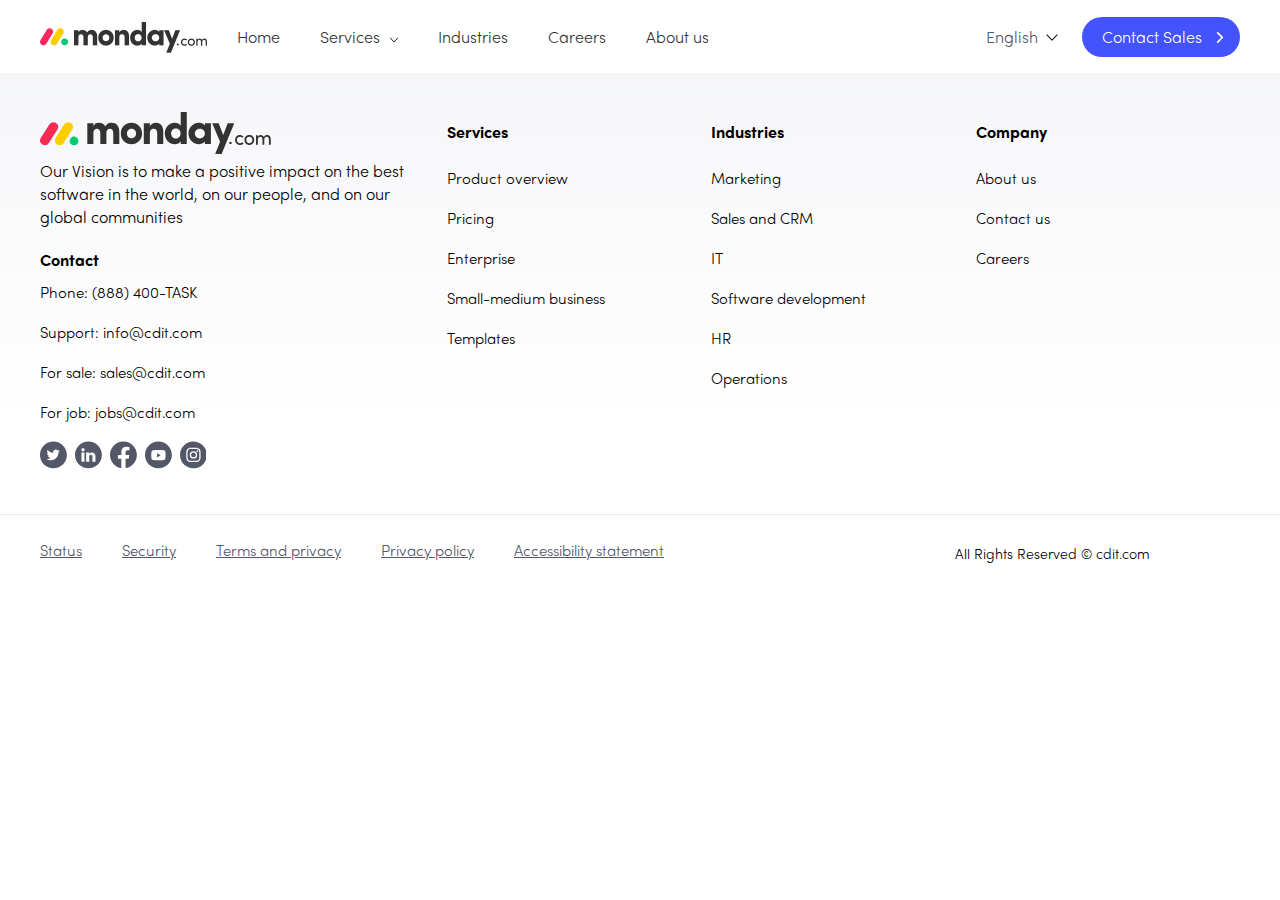
<file: _blank.html>
<!DOCTYPE html>
<html lang="en">

<head>
	<meta charset="UTF-8">
	<title>Website title</title>
	<meta name="viewport" content="width=device-width, user-scalable=no">
	<link rel="stylesheet" href="./css/stylelibs.min.css">
	<link rel="stylesheet" href="./css/style.min.css">
</head>

<body>
	<div class="main-container">
		<header id="header">
			<div class="container flex">
				<a href="#" class="logo">
					<img src="./img/monday-logo-x2.png" alt="">
				</a>
				<nav>
					<ul class="level1">
						<li>
							<a href="#">Home</a>
						</li>
						<li>
							<a href="#">
								Services
								<img class="icon" src="./img/arrow-down.svg" alt="">
							</a>
							<div class="sub">
								<div class="container">
									<div class="col services-col">
										<h2>Services</h2>
										<a href="#" class="active" data-id="mobile">
											<div class="icon">
												<img src="./img/icon-calendar.svg" alt="">
											</div>
											<div class="right">
												<h3>Moblie Development <img class="icon" src="./img/arrow-down.svg"
														alt=""></h3>
												<!-- <p>Learn more about the platform, main features, and benefits</p> -->

											</div>
										</a>
										<a href="#" data-id="website">
											<div class="icon">
												<img src="./img/icon-calendar.svg" alt="">
											</div>
											<div class="right">
												<h3>Web Development <img class="icon" src="./img/arrow-down.svg" alt="">
												</h3>
												<!-- <p>Learn more about the platform, main features, and benefits</p> -->
											</div>
										</a>
										<a href="#" data-id="ecommerce">
											<div class="icon">
												<img src="./img/icon-calendar.svg" alt="">
											</div>
											<div class="right">
												<h3>eCommerce Development <img class="icon" src="./img/arrow-down.svg"
														alt=""></h3>
												<!-- <p>Learn more about the platform, main features, and benefits</p> -->
											</div>
										</a>
										<a href="#" data-id="design">
											<div class="icon">
												<img src="./img/icon-calendar.svg" alt="">
											</div>
											<div class="right">
												<h3>Design Service <img class="icon" src="./img/arrow-down.svg" alt="">
												</h3>
												<!-- <p>Learn more about the platform, main features, and benefits</p> -->
											</div>
										</a>
										<a href="#" data-id="digital">
											<div class="icon">
												<img src="./img/icon-calendar.svg" alt="">
											</div>
											<div class="right">
												<h3>Digital Marketing <img class="icon" src="./img/arrow-down.svg"
														alt=""></h3>
												<!-- <p>Learn more about the platform, main features, and benefits</p> -->
											</div>
										</a>

									</div>
									<div class="border"></div>
									<div class="col feature-col mobile active">
										<h2>Features</h2>
										<a href="#">
											<div class="icon">
												<img src="./img/icon-calendar.svg" alt="">
											</div>
											<div class="right">
												<h3>Realtime DB</h3>
												<p>Learn more about the platform, main features, and benefits</p>
											</div>
										</a>
										<a href="#">
											<div class="icon">
												<img src="./img/icon-calendar.svg" alt="">
											</div>
											<div class="right">
												<h3>Tracking user activity</h3>
												<p>Learn more about the platform, main features, and benefits</p>
											</div>
										</a>
										<a href="#">
											<div class="icon">
												<img src="./img/icon-calendar.svg" alt="">
											</div>
											<div class="right">
												<h3>Push notification</h3>
												<p>Learn more about the platform, main features, and benefits</p>
											</div>
										</a>
										<!-- <a href="#" class="see-more">See all features <i class="icon"><img class="icon"
													src="./img/arrow-down.svg" alt=""></i></a> -->
										<a href="#">
											<div class="icon">
												<img src="./img/icon-calendar.svg" alt="">
											</div>
											<div class="right">
												<h3>Content management system</h3>
												<p>Learn more about the platform, main features, and benefits</p>
											</div>
										</a>
										<a href="#">
											<div class="icon">
												<img src="./img/icon-calendar.svg" alt="">
											</div>
											<div class="right">
												<h3>Multi version</h3>
												<p>Learn more about the platform, main features, and benefits</p>
											</div>
										</a>
										<!-- <a href="#">
											<div class="icon">
												<img src="./img/icon-calendar.svg" alt="">
											</div>
											<div class="right">
												<h3>Multi vendor</h3>
												<p>Learn more about the platform, main features, and benefits</p>
											</div>
										</a> -->
									</div>
									<div class="col feature-col website" style="display: none;">
										<h2>Features</h2>
										<a href="#">
											<div class="icon">
												<img src="./img/icon-calendar.svg" alt="">
											</div>
											<div class="right">
												<h3>Content management system</h3>
												<p>Learn more about the platform, main features, and benefits</p>
											</div>
										</a>

										<a href="#">
											<div class="icon">
												<img src="./img/icon-calendar.svg" alt="">
											</div>
											<div class="right">
												<h3>Media Management</h3>
												<p>Learn more about the platform, main features, and benefits</p>
											</div>
										</a>
										<a href="#">
											<div class="icon">
												<img src="./img/icon-calendar.svg" alt="">
											</div>
											<div class="right">
												<h3>Tracking user activity</h3>
												<p>Learn more about the platform, main features, and benefits</p>
											</div>
										</a>
										<!-- <a href="#" class="see-more">See all features <i class="icon"><img class="icon"
													src="./img/arrow-down.svg" alt=""></i></a> -->
										<a href="#">
											<div class="icon">
												<img src="./img/icon-calendar.svg" alt="">
											</div>
											<div class="right">
												<h3>Realtime DB</h3>
												<p>Learn more about the platform, main features, and benefits</p>
											</div>
										</a>
										<a href="#">
											<div class="icon">
												<img src="./img/icon-calendar.svg" alt="">
											</div>
											<div class="right">
												<h3>Multi website</h3>
												<p>Learn more about the platform, main features, and benefits</p>
											</div>
										</a>
										<a href="#">
											<div class="icon">
												<img src="./img/icon-calendar.svg" alt="">
											</div>
											<div class="right">
												<h3>Permission</h3>
												<p>Learn more about the platform, main features, and benefits</p>
											</div>
										</a>
									</div>
									<div class="col feature-col ecommerce" style="display: none;">
										<h2>Features</h2>
										<a href="#">
											<div class="icon">
												<img src="./img/icon-calendar.svg" alt="">
											</div>
											<div class="right">
												<h3>Content management system</h3>
												<p>Learn more about the platform, main features, and benefits</p>
											</div>
										</a>

										<a href="#">
											<div class="icon">
												<img src="./img/icon-calendar.svg" alt="">
											</div>
											<div class="right">
												<h3>Multistore</h3>
												<p>Learn more about the platform, main features, and benefits</p>
											</div>
										</a>
										<a href="#">
											<div class="icon">
												<img src="./img/icon-calendar.svg" alt="">
											</div>
											<div class="right">
												<h3>Tracking user activity</h3>
												<p>Learn more about the platform, main features, and benefits</p>
											</div>
										</a>
										<a href="#">
											<div class="icon">
												<img src="./img/icon-calendar.svg" alt="">
											</div>
											<div class="right">
												<h3>Multi report</h3>
												<p>Learn more about the platform, main features, and benefits</p>
											</div>
										</a>
										<a href="#">
											<div class="icon">
												<img src="./img/icon-calendar.svg" alt="">
											</div>
											<div class="right">
												<h3>Promotion</h3>
												<p>Learn more about the platform, main features, and benefits</p>
											</div>
										</a>
										<a href="#">
											<div class="icon">
												<img src="./img/icon-calendar.svg" alt="">
											</div>
											<div class="right">
												<h3>Store warehouse</h3>
												<p>Learn more about the platform, main features, and benefits</p>
											</div>
										</a>
										<a href="#" class="see-more">See all features <i class="icon"><img class="icon"
													src="./img/arrow-down.svg" alt=""></i></a>
									</div>
									<div class="border"></div>
									<div class="col">
										<h2>Why cdit.vn?</h2>
										<a href="#">
											<div class="icon">
												<img src="./img/icon-calendar.svg" alt="">
											</div>
											<div class="right">
												<h3>Customer</h3>
												<p>Learn more about the platform, main features, and benefits</p>
											</div>
										</a>
										<a href="#">
											<div class="icon">
												<img src="./img/icon-calendar.svg" alt="">
											</div>
											<div class="right">
												<h3>Review</h3>
												<p>Learn more about the platform, main features, and benefits</p>
											</div>
										</a>
										<a href="#">
											<div class="icon">
												<img src="./img/icon-calendar.svg" alt="">
											</div>
											<div class="right">
												<h3>Functional</h3>
												<p>Learn more about the platform, main features, and benefits</p>
											</div>
										</a>
									</div>
								</div>
							</div>
						</li>
						<li>
							<a href="#">Industries</a>
						</li>
						<li>
							<a href="#">
								Careers
							</a>
						</li>
						<li>
							<a href="#">
								About us
							</a>
						</li>
					</ul>
				</nav>
				<div class="header-right">
					<div class="lang">
						<a href="#" class="head">
							English
							<i class="icon"><img width="10" height="10" data-src="./img/arrow-down.svg" alt="" /></i>
						</a>
					</div>
					<!-- <a href="#">Log in</a> -->
					<a href="#" class="btn round">Contact Sales
						<i class="icon" src="./img/icon-arrow-right.svg">
							<svg xmlns="http://www.w3.org/2000/svg" width="8" height="14" viewBox="0 0 8 14">
								<path
									d="M.313 12.045l5.113-5.112L.313 1.821A1.065 1.065 0 1 1 1.82.312L7.687 6.18a1.064 1.064 0 0 1 0 1.508L1.82 13.554a1.065 1.065 0 1 1-1.507-1.508z">
								</path>
							</svg>
						</i>
					</a>
				</div>
			</div>
		</header>
		<div id="overlay"></div>
		<main id="main" class="homepage">
			
		</main>
		<footer id="footer">
			<div class="container top">
				<div class="row">
					<div class="col-md-4">
						<a href="#" class="logo">
							<img src="./img/icon-logo.svg" alt="">
						</a>
						<p class="des">Our Vision is to make a positive impact on the best software in the world, on our
							people, and on our global communities</p>
						<!-- <div class="flex">
							<a href="#">
								<img src="./img/icon-apple.svg" alt="">
							</a>
							<a href="#">
								<img src="./img/google-store.svg" alt="">
							</a>
						</div> -->
						<h2 style="margin-bottom: 10px;margin-top: 20px;">Contact</h2>
						<ul>
							<li><a href="#">Phone: (888) 400-TASK</a></li>
							<li><a href="#">Support: info@cdit.com</a></li>
							<li><a href="#">For sale: sales@cdit.com</a></li>
							<li><a href="#">For job: jobs@cdit.com</a></li>
						</ul>
						<div class="flex icon-group">
							<a href="#">
								<img src="./img/icon-twitter.svg" alt="">
							</a>
							<a href="#">
								<img src="./img/icon-linked.svg" alt="">
							</a>
							<a href="#">
								<img src="./img/icon-facebook.svg" alt="">
							</a>
							<a href="#">
								<img src="./img/icon-ytb.svg" alt="">
							</a>
							<a href="#">
								<img src="./img/icon-instagram.svg" alt="">
							</a>
						</div>


					</div>
					<div class="row col-md-8">
						<div class="col-md-4">
							<h2>Services</h2>
							<ul>
								<li><a href="#">Product overview</a></li>
								<li><a href="#">Pricing</a></li>
								<li><a href="#">Enterprise</a></li>
								<li><a href="#">Small-medium business</a></li>
								<li><a href="#">Templates</a></li>

							</ul>
						</div>

						<div class="col-md-4">
							<h2>Industries</h2>
							<ul>
								<li><a href="#">Marketing</a></li>
								<li><a href="#">Sales and CRM</a></li>
								<li><a href="#">IT</a></li>
								<li><a href="#">Software development</a></li>
								<li><a href="#">HR</a></li>
								<li><a href="#">Operations</a></li>
							</ul>
						</div>
						<div class="col-md-4">
							<h2>Company</h2>
							<ul>
								<li><a href="#">About us</a></li>
								<li><a href="#">Contact us</a></li>
								<li><a href="#">Careers</a></li>
							</ul>

						</div>
					</div>
				</div>
			</div>
			<div class="bottom">
				<div class="container">
					<div class="row">
						<div class="col-md-9 left">
							<a href="#">Status</a>
							<a href="#">Security</a>
							<!-- <div class="icon-group">
								<a href="#">
									<img src="./img/iso-logo1.png" alt="">
								</a>
								<a href="#">
									<img src="./img/gdpr-logo.png" alt="">
								</a>
								<a href="#">
									<img src="./img/soc-logo.png" alt="">
								</a>
								<a href="#">
									<img src="./img/hipaa-logo.png" alt="">
								</a>
							</div> -->

							<a href="#">Terms and privacy</a>
							<a href="#">Privacy policy</a>
							<a href="#">Accessibility statement</a>
						</div>
						<div class="right col-md-3">
							<p class="copyright">All Rights Reserved © cdit.com</p>

						</div>
					</div>
				</div>
			</div>
		</footer>
	</div>
	<div id="page-loading"></div>
	<script src="./js/jslib.min.js"></script>
	<script src="./js/main.js"></script>
</body>

</html>
</file>
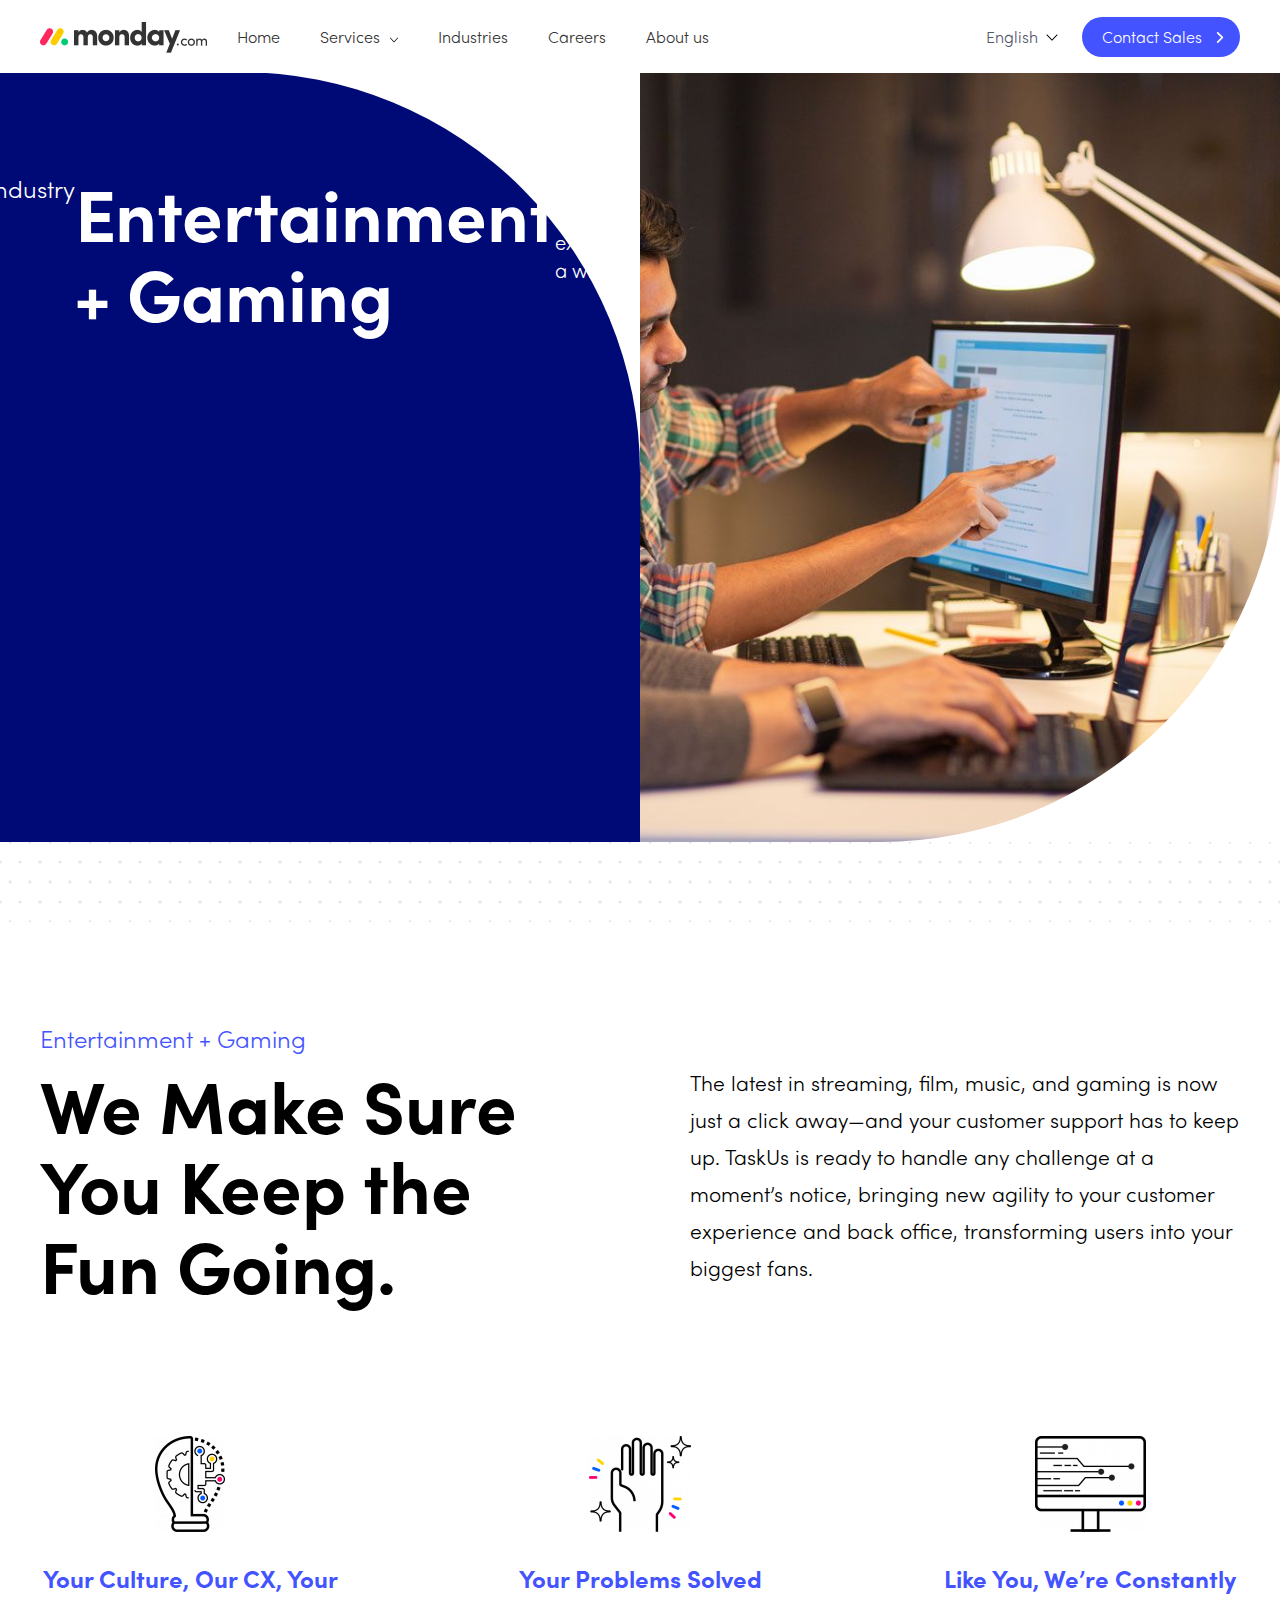
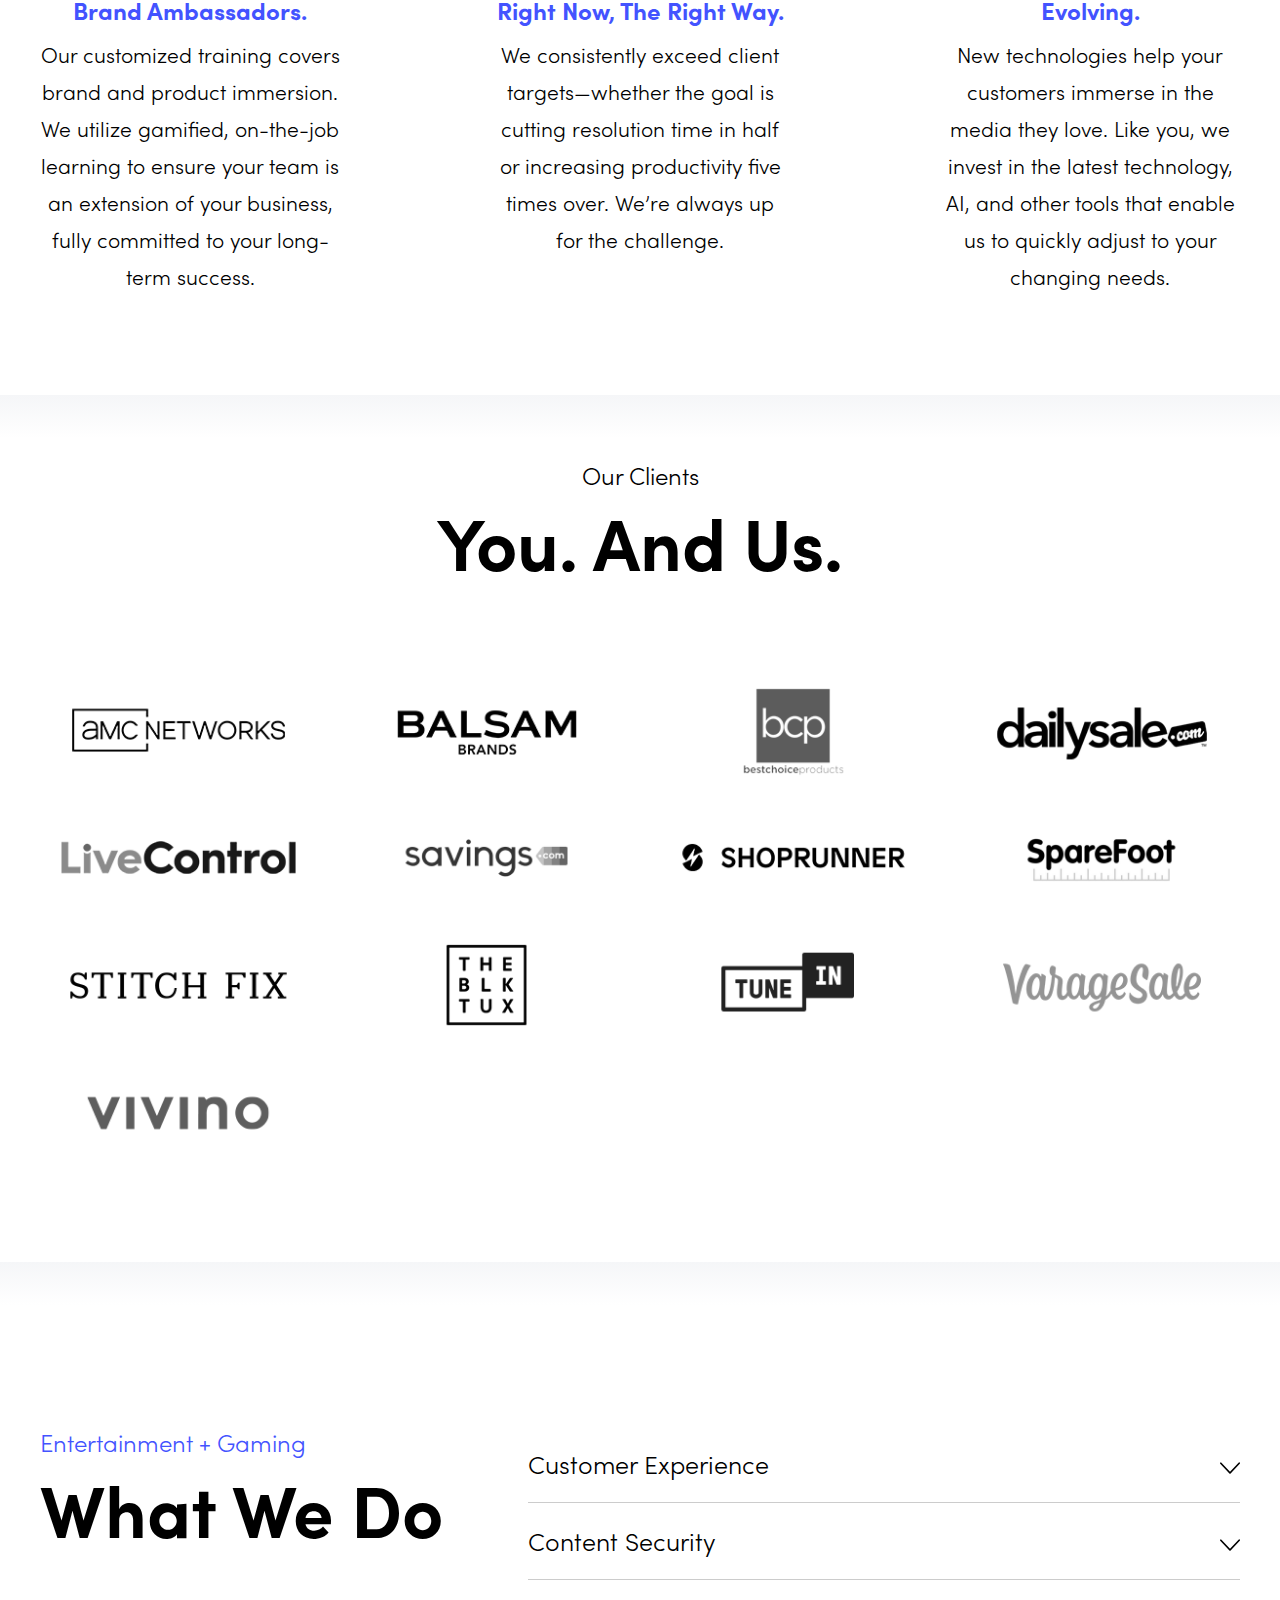
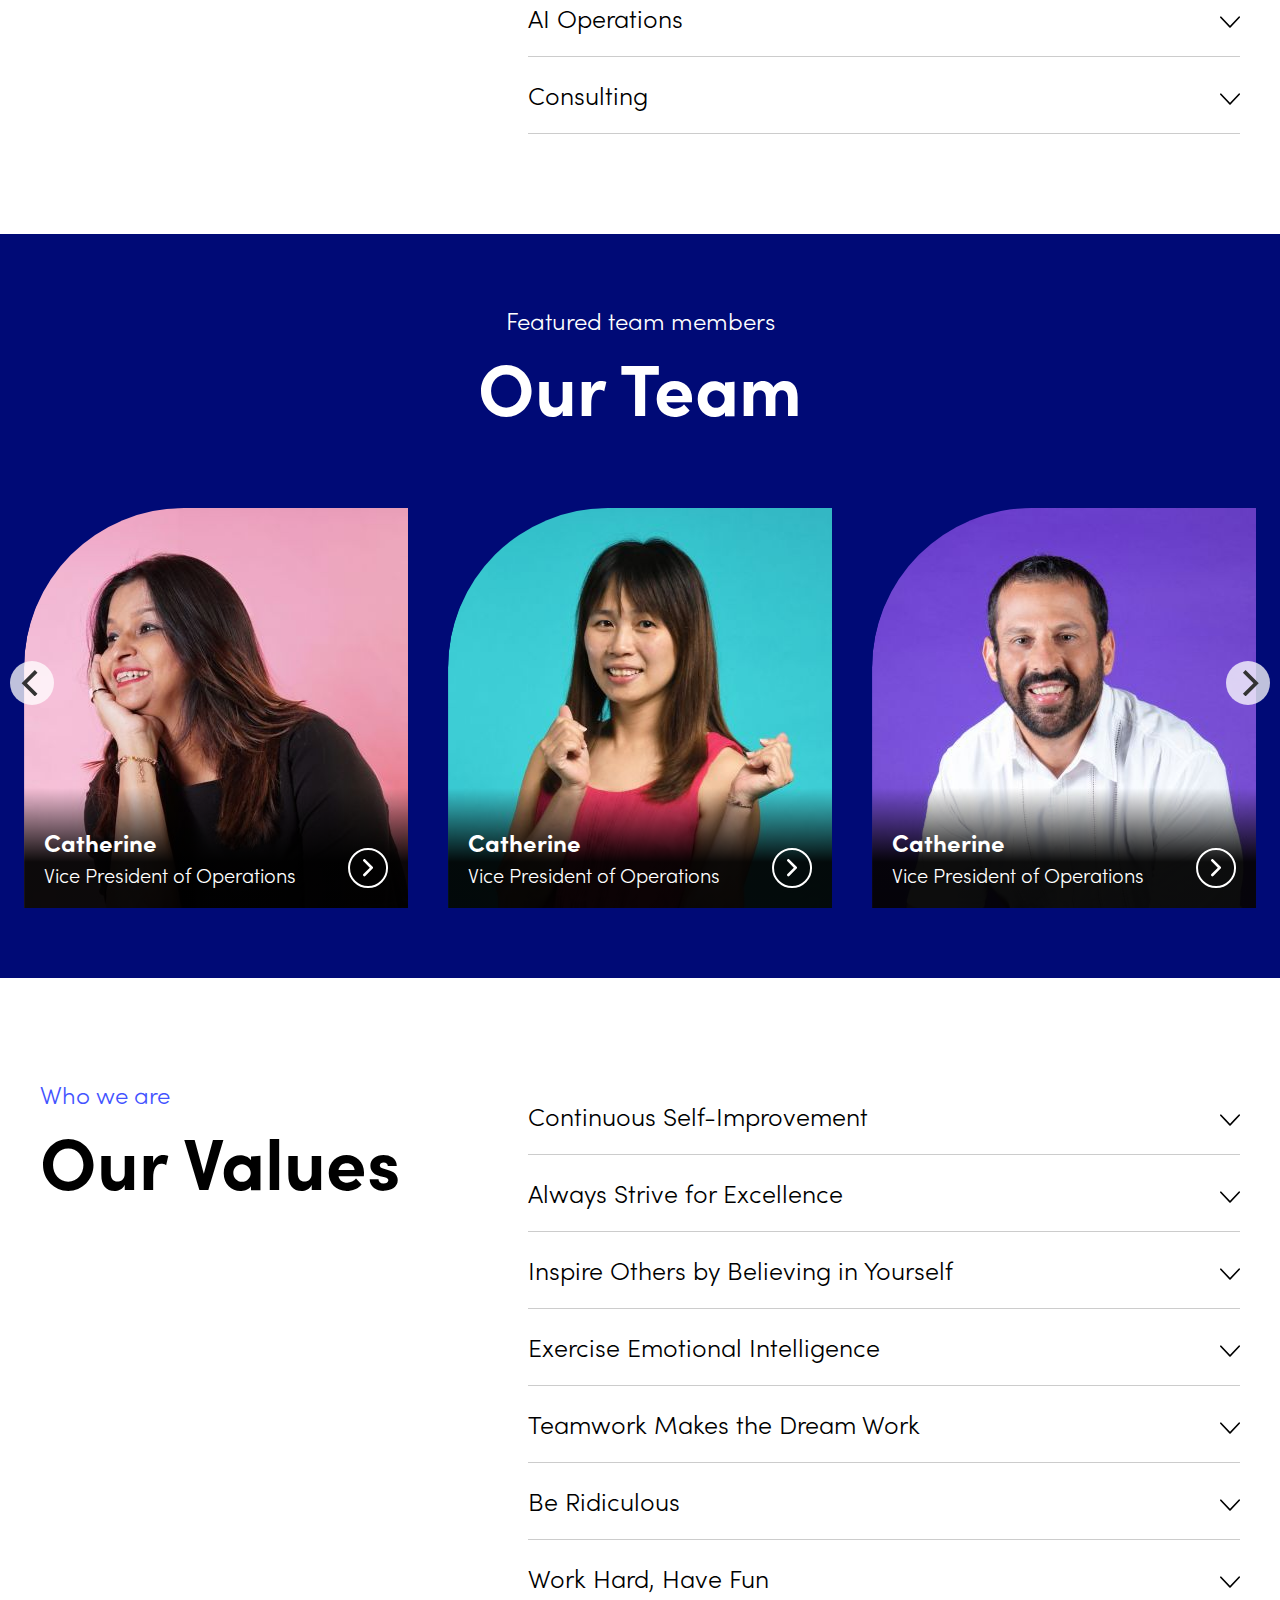
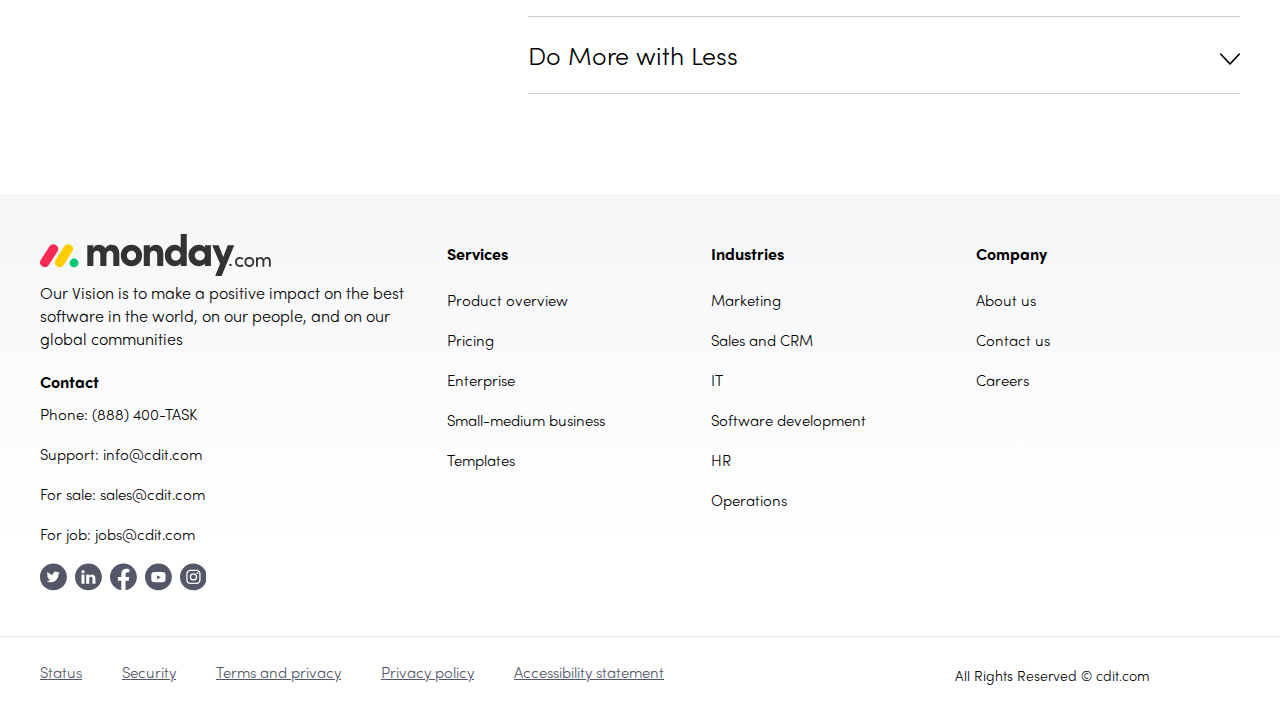
<file: about.html>
<!DOCTYPE html>
<html lang="en">

<head>
    <meta charset="UTF-8">
    <title>Website title</title>
    <meta name="viewport" content="width=device-width, user-scalable=no">
    <link rel="stylesheet" href="./css/stylelibs.min.css">
    <link rel="stylesheet" href="./css/style.min.css">
</head>

<body class="about">
    <div class="main-container">
        <header id="header">
            <div class="container flex">
                <a href="#" class="logo">
                    <img src="./img/monday-logo-x2.png" alt="">
                </a>
                <nav>
                    <ul class="level1">
                        <li>
                            <a href="#">Home</a>
                        </li>
                        <li>
                            <a href="#">
                                Services
                                <img class="icon" src="./img/arrow-down.svg" alt="">
                            </a>
                            <div class="sub">
                                <div class="container">
                                    <div class="col services-col">
                                        <h2>Services</h2>
                                        <a href="#" class="active" data-id="mobile">
                                            <div class="icon">
                                                <img src="./img/icon-calendar.svg" alt="">
                                            </div>
                                            <div class="right">
                                                <h3>Moblie Development
                                                    <div class="icon-see">
                                                        <img src="./img/icon-arrow-right.svg" alt="">
                                                    </div>
                                                </h3>
                                                <!-- <p>Learn more about the platform, main features, and benefits</p> -->

                                            </div>
                                        </a>
                                        <a href="#" data-id="website">
                                            <div class="icon">
                                                <img src="./img/icon-calendar.svg" alt="">
                                            </div>
                                            <div class="right">
                                                <h3>Web Development
                                                    <div class="icon-see">
                                                        <img class="icon" src="./img/icon-arrow-right.svg" alt="">
                                                    </div>
                                                </h3>
                                                <!-- <p>Learn more about the platform, main features, and benefits</p> -->
                                            </div>
                                        </a>
                                        <a href="#" data-id="ecommerce">
                                            <div class="icon">
                                                <img src="./img/icon-calendar.svg" alt="">
                                            </div>
                                            <div class="right">
                                                <h3>eCommerce Development
                                                    <div class="icon-see">
                                                        <img class="icon" src="./img/icon-arrow-right.svg" alt="">
                                                    </div>
                                                </h3>
                                                <!-- <p>Learn more about the platform, main features, and benefits</p> -->
                                            </div>
                                        </a>

                                    </div>
                                    <div class="border"></div>
                                    <div class="col feature-col mobile active">
                                        <h2>Features</h2>
                                        <a href="./service-mobile.html">
                                            <div class="icon">
                                                <img src="./img/icon-calendar.svg" alt="">
                                            </div>
                                            <div class="right">
                                                <h3>Realtime DB</h3>
                                                <p>Learn more about the platform, main features, and benefits</p>
                                            </div>
                                        </a>
                                        <a href="./service-mobile.html">
                                            <div class="icon">
                                                <img src="./img/icon-calendar.svg" alt="">
                                            </div>
                                            <div class="right">
                                                <h3>Tracking user activity</h3>
                                                <p>Learn more about the platform, main features, and benefits</p>
                                            </div>
                                        </a>
                                        <a href="./service-mobile.html">
                                            <div class="icon">
                                                <img src="./img/icon-calendar.svg" alt="">
                                            </div>
                                            <div class="right">
                                                <h3>Push notification</h3>
                                                <p>Learn more about the platform, main features, and benefits</p>
                                            </div>
                                        </a>
                                        <!-- <a href="./service-mobile.html" class="see-more">See all features <i class="icon"><img class="icon"
													src="./img/arrow-down.svg" alt=""></i></a> -->
                                        <a href="./service-mobile.html">
                                            <div class="icon">
                                                <img src="./img/icon-calendar.svg" alt="">
                                            </div>
                                            <div class="right">
                                                <h3>Content management system</h3>
                                                <p>Learn more about the platform, main features, and benefits</p>
                                            </div>
                                        </a>
                                        <a href="./service-mobile.html">
                                            <div class="icon">
                                                <img src="./img/icon-calendar.svg" alt="">
                                            </div>
                                            <div class="right">
                                                <h3>Multi version</h3>
                                                <p>Learn more about the platform, main features, and benefits</p>
                                            </div>
                                        </a>
                                        <!-- <a href="./service-mobile.html">
											<div class="icon">
												<img src="./img/icon-calendar.svg" alt="">
											</div>
											<div class="right">
												<h3>Multi vendor</h3>
												<p>Learn more about the platform, main features, and benefits</p>
											</div>
										</a> -->
                                    </div>
                                    <div class="col feature-col website" style="display: none;">
                                        <h2>Features</h2>
                                        <a href="./service-web.html">
                                            <div class="icon">
                                                <img src="./img/icon-calendar.svg" alt="">
                                            </div>
                                            <div class="right">
                                                <h3>Content management system</h3>
                                                <p>Learn more about the platform, main features, and benefits</p>
                                            </div>
                                        </a>

                                        <a href="./service-web.html">
                                            <div class="icon">
                                                <img src="./img/icon-calendar.svg" alt="">
                                            </div>
                                            <div class="right">
                                                <h3>Media Management</h3>
                                                <p>Learn more about the platform, main features, and benefits</p>
                                            </div>
                                        </a>
                                        <a href="./service-web.html">
                                            <div class="icon">
                                                <img src="./img/icon-calendar.svg" alt="">
                                            </div>
                                            <div class="right">
                                                <h3>Tracking user activity</h3>
                                                <p>Learn more about the platform, main features, and benefits</p>
                                            </div>
                                        </a>
                                        <!-- <a href="./service-web.html" class="see-more">See all features <i class="icon"><img class="icon"
													src="./img/arrow-down.svg" alt=""></i></a> -->
                                        <a href="./service-web.html">
                                            <div class="icon">
                                                <img src="./img/icon-calendar.svg" alt="">
                                            </div>
                                            <div class="right">
                                                <h3>Realtime DB</h3>
                                                <p>Learn more about the platform, main features, and benefits</p>
                                            </div>
                                        </a>
                                        <a href="./service-web.html">
                                            <div class="icon">
                                                <img src="./img/icon-calendar.svg" alt="">
                                            </div>
                                            <div class="right">
                                                <h3>Multi website</h3>
                                                <p>Learn more about the platform, main features, and benefits</p>
                                            </div>
                                        </a>
                                        <a href="./service-web.html">
                                            <div class="icon">
                                                <img src="./img/icon-calendar.svg" alt="">
                                            </div>
                                            <div class="right">
                                                <h3>Permission</h3>
                                                <p>Learn more about the platform, main features, and benefits</p>
                                            </div>
                                        </a>
                                    </div>
                                    <div class="col feature-col ecommerce" style="display: none;">
                                        <h2>Features</h2>
                                        <a href="#">
                                            <div class="icon">
                                                <img src="./img/icon-calendar.svg" alt="">
                                            </div>
                                            <div class="right">
                                                <h3>Content management system</h3>
                                                <p>Learn more about the platform, main features, and benefits</p>
                                            </div>
                                        </a>

                                        <a href="#">
                                            <div class="icon">
                                                <img src="./img/icon-calendar.svg" alt="">
                                            </div>
                                            <div class="right">
                                                <h3>Multistore</h3>
                                                <p>Learn more about the platform, main features, and benefits</p>
                                            </div>
                                        </a>
                                        <a href="#">
                                            <div class="icon">
                                                <img src="./img/icon-calendar.svg" alt="">
                                            </div>
                                            <div class="right">
                                                <h3>Tracking user activity</h3>
                                                <p>Learn more about the platform, main features, and benefits</p>
                                            </div>
                                        </a>
                                        <a href="#">
                                            <div class="icon">
                                                <img src="./img/icon-calendar.svg" alt="">
                                            </div>
                                            <div class="right">
                                                <h3>Multi report</h3>
                                                <p>Learn more about the platform, main features, and benefits</p>
                                            </div>
                                        </a>
                                        <a href="#">
                                            <div class="icon">
                                                <img src="./img/icon-calendar.svg" alt="">
                                            </div>
                                            <div class="right">
                                                <h3>Promotion</h3>
                                                <p>Learn more about the platform, main features, and benefits</p>
                                            </div>
                                        </a>
                                        <a href="#">
                                            <div class="icon">
                                                <img src="./img/icon-calendar.svg" alt="">
                                            </div>
                                            <div class="right">
                                                <h3>Store warehouse</h3>
                                                <p>Learn more about the platform, main features, and benefits</p>
                                            </div>
                                        </a>
                                        <a href="#" class="see-more">See all features <i class="icon"><img class="icon"
                                                    src="./img/arrow-down.svg" alt=""></i></a>
                                    </div>
                                    <div class="border"></div>
                                    <div class="col">
                                        <h2>Why cdit.vn?</h2>
                                        <a href="#">
                                            <div class="icon">
                                                <img src="./img/icon-calendar.svg" alt="">
                                            </div>
                                            <div class="right">
                                                <h3>Customer</h3>
                                                <p>Learn more about the platform, main features, and benefits</p>
                                            </div>
                                        </a>
                                        <a href="#">
                                            <div class="icon">
                                                <img src="./img/icon-calendar.svg" alt="">
                                            </div>
                                            <div class="right">
                                                <h3>Review</h3>
                                                <p>Learn more about the platform, main features, and benefits</p>
                                            </div>
                                        </a>
                                        <a href="#">
                                            <div class="icon">
                                                <img src="./img/icon-calendar.svg" alt="">
                                            </div>
                                            <div class="right">
                                                <h3>Functional</h3>
                                                <p>Learn more about the platform, main features, and benefits</p>
                                            </div>
                                        </a>
                                    </div>
                                </div>
                            </div>
                        </li>
                        <li>
                            <a href="#">Industries</a>
                        </li>
                        <li>
                            <a href="./careers.html">
                                Careers
                            </a>
                        </li>
                        <li>
                            <a href="./about.html">
                                About us
                            </a>
                        </li>
                    </ul>
                </nav>
                <div class="header-right">
                    <div class="lang">
                        <a href="#" class="head">
                            English
                            <i class="icon"><img width="10" height="10" data-src="./img/arrow-down.svg" alt="" /></i>
                        </a>
                    </div>
                    <!-- <a href="#">Log in</a> -->
                    <a href="#" class="btn round">Contact Sales
                        <i class="icon" src="./img/icon-arrow-right.svg">
                            <svg xmlns="http://www.w3.org/2000/svg" width="8" height="14" viewBox="0 0 8 14">
                                <path
                                    d="M.313 12.045l5.113-5.112L.313 1.821A1.065 1.065 0 1 1 1.82.312L7.687 6.18a1.064 1.064 0 0 1 0 1.508L1.82 13.554a1.065 1.065 0 1 1-1.507-1.508z">
                                </path>
                            </svg>
                        </i>
                    </a>
                </div>
            </div>
        </header>
        <div id="overlay"></div>
        <main id="main">
            <section class="section1">
                <div class="flex">
                    <div class="left flex -h -center-x col-md-6">
                        <h2 class="h3">Industry</h2>
                        <h1 class="h1">Entertainment <br />+ Gaming</h1>
                        <p class="p-lg">Make every user experience a winner.</p>
                    </div>
                    <div class="right col-md-6"
                        style="background: url('./img/about/Entertainment-and-Gaming-Hero-d4502836.jpeg') no-repeat;">
                    </div>
                </div>
            </section>
            <div class="div2"></div>
            <section class="section2">
                <div class="container">
                    <div class="flex -gap-100 top">
                        <div class="flex-1 ">
                            <h3 class="h3">Entertainment + Gaming</h3>
                            <h2 class="h1 bold">We Make Sure You Keep the Fun Going.</h2>
                        </div>
                        <div class="flex-1">
                            <h3 class="h3">&nbsp;</h3>
                            <p class="des">
                                The latest in streaming, film, music, and gaming is now just a click away—and your
                                customer support has to keep up. TaskUs is ready to handle any challenge at a moment’s
                                notice, bringing new agility to your customer experience and back office, transforming
                                users into your biggest fans.
                            </p>
                        </div>
                    </div>
                    <div class="mid">
                        <div class="flex -gap-150">
                            <div class="flex-1">
                                <div class="icon">
                                    <img src="./img/about/Entertainment-and-Gaming-Your-Culture-6fc30b32.png" alt="">
                                </div>
                                <h3 class="h3">Your Culture, Our CX, Your Brand Ambassadors.</h3>
                                <p>Our customized training covers brand and product immersion. We utilize gamified,
                                    on-the-job learning to ensure your team is an extension of your business, fully
                                    committed to your long-term success.</p>
                            </div>
                            <div class="flex-1">
                                <div class="icon">
                                    <img src="./img/about/Entertainment-and-Gaming-Your-Problems-solved-right-now-927d659d.png"
                                        alt="">
                                </div>
                                <h3 class="h3">Your Problems Solved Right Now, The Right Way.</h3>
                                <p>We consistently exceed client targets—whether the goal is cutting resolution time in
                                    half or increasing productivity five times over. We’re always up for the challenge.
                                </p>
                            </div>
                            <div class="flex-1">
                                <div class="icon">
                                    <img src="./img/about/Entertainment-and-Gaming-Constantly-Evolving-3431dcbe.png"
                                        alt="">
                                </div>
                                <h3 class="h3">Like You, We’re Constantly Evolving.</h3>
                                <p>New technologies help your customers immerse in the media they love. Like you, we
                                    invest in the latest technology, AI, and other tools that enable us to quickly
                                    adjust to your changing needs.</p>
                            </div>
                        </div>
                    </div>

                </div>
            </section>
            <div class="div"></div>
            <section class="section3">
                <div class="container">
                    <div class="top text-center">
                        <h3 class="h3">Our Clients</h3>
                        <h2 class="h1">You. And Us.</h2>
                    </div>
                    <div class="list flex -col-4 -gap-30 -row-gap-30">
                        <div><img src="./img/about/AMC_HomeLogo-9819eba8.png" alt=""></div>
                        <div><img src="./img/about/Balsam_HomeLogo-17ad97ba.png" alt=""></div>
                        <div><img src="./img/about/bestchoiceproducts_HomeLogo-6e69852d.png" alt=""></div>
                        <div><img src="./img/about/dailysale_HomeLogo-98045ab6.png" alt=""></div>
                        <div><img src="./img/about/LiveControl_HomeLogo-25065096.png" alt=""></div>
                        <div><img src="./img/about/savingsdotcom-client-logo@3x-bd536d9e.png" alt=""></div>
                        <div><img src="./img/about/shoprunner_HomeLogo-c1b88524.png" alt=""></div>
                        <div><img src="./img/about/sparefoot-client-logo@3x-4f6b9042.png" alt=""></div>
                        <div><img src="./img/about/stitchfix_HomeLogo-add7bca6.png" alt=""></div>
                        <div><img src="./img/about/blacktux_HomeLogo-842df906.png" alt=""></div>
                        <div><img src="./img/about/tune-in-client-logo@3x-d3549e98.png" alt=""></div>
                        <div><img src="./img/about/varagesale_HomeLogo-1678bfac.png" alt=""></div>
                        <div><img src="./img/about/Vivino_HomeLogo-e2804f90.png" alt=""></div>
                    </div>
                </div>
            </section>
            <div class="div"></div>
            <section class="section4">
                <div class="container">
                    <div class="flex -gap-60">
                        <div class="flex-3">
                            <h3 class="h3">Entertainment + Gaming</h3>
                            <h2 class="h1">What We Do</h2>
                        </div>
                        <div class="flex-5">
                            <div class="accordion">
                                <div class="title">Customer Experience</div>
                                <div class="content blog-content">
                                    <p>We are experts at customer support, using technology and highly capable teams to
                                        give your users the help, information, and guidance they need in every channel,
                                        including:</p>
                                    <ul>
                                        <li>Email</li>
                                        <li>Chat</li>
                                        <li>SMS</li>
                                        <li>Social Channels</li>
                                        <li>In-App Messaging</li>
                                    </ul>
                                    <h3>Our services include:</h3>
                                    <ul>
                                        <li>Sales Generation</li>
                                        <li>Billing Support</li>
                                        <li>Technical Support</li>
                                        <li>Platform Management</li>
                                    </ul>
                                </div>
                            </div>
                            <div class="accordion">
                                <div class="title">Content Security</div>
                                <div class="content blog-content">
                                    <p>We are experts at customer support, using technology and highly capable teams to
                                        give your users the help, information, and guidance they need in every channel,
                                        including:</p>
                                    <ul>
                                        <li>Email</li>
                                        <li>Chat</li>
                                        <li>SMS</li>
                                        <li>Social Channels</li>
                                        <li>In-App Messaging</li>
                                    </ul>
                                    <h3>Our services include:</h3>
                                    <ul>
                                        <li>Sales Generation</li>
                                        <li>Billing Support</li>
                                        <li>Technical Support</li>
                                        <li>Platform Management</li>
                                    </ul>
                                </div>
                            </div>
                            <div class="accordion">
                                <div class="title">AI Operations</div>
                                <div class="content blog-content">
                                    <p>We are experts at customer support, using technology and highly capable teams to
                                        give your users the help, information, and guidance they need in every channel,
                                        including:</p>
                                    <ul>
                                        <li>Email</li>
                                        <li>Chat</li>
                                        <li>SMS</li>
                                        <li>Social Channels</li>
                                        <li>In-App Messaging</li>
                                    </ul>
                                    <h3>Our services include:</h3>
                                    <ul>
                                        <li>Sales Generation</li>
                                        <li>Billing Support</li>
                                        <li>Technical Support</li>
                                        <li>Platform Management</li>
                                    </ul>
                                </div>
                            </div>
                            <div class="accordion">
                                <div class="title">Consulting</div>
                                <div class="content blog-content">
                                    <p>We are experts at customer support, using technology and highly capable teams to
                                        give your users the help, information, and guidance they need in every channel,
                                        including:</p>
                                    <ul>
                                        <li>Email</li>
                                        <li>Chat</li>
                                        <li>SMS</li>
                                        <li>Social Channels</li>
                                        <li>In-App Messaging</li>
                                    </ul>
                                    <h3>Our services include:</h3>
                                    <ul>
                                        <li>Sales Generation</li>
                                        <li>Billing Support</li>
                                        <li>Technical Support</li>
                                        <li>Platform Management</li>
                                    </ul>
                                </div>
                            </div>
                        </div>
                    </div>
                </div>
            </section>
            <section class="section5">
                <div class="container text-center">
                    <h3 class="h3">Featured team members</h3>
                    <h2 class="h1">Our Team</h2>
                </div>
                <div class="carousel">
                    <div class="carousel-cell">
                        <div class="wrap">
                            <img src="./img/about/CatherineWang-ac89b28b.jpeg" alt="">
                            <div class="info">
                                <h3 class="h3 name">Catherine</h3>
                                <p class="p">Vice President of Operations</p>
                                <div class="icon">
                                    <img src="./img/icon-arrow-right.svg" alt="">
                                </div>
                            </div>
                        </div>
                    </div>
                    <div class="carousel-cell">
                        <div class="wrap">
                            <img src="./img/about/Dan-Nacarato-854a00de.jpeg" alt="">
                            <div class="info">
                                <h3 class="h3 name">Catherine</h3>
                                <p class="p">Vice President of Operations</p>
                                <div class="icon">
                                    <img src="./img/icon-arrow-right.svg" alt="">
                                </div>
                            </div>
                        </div>
                    </div>
                    <div class="carousel-cell">
                        <div class="wrap">
                            <img src="./img/about/IsaacPuno-1639e398.jpeg" alt="">
                            <div class="info">
                                <h3 class="h3 name">Catherine</h3>
                                <p class="p">Vice President of Operations</p>
                                <div class="icon">
                                    <img src="./img/icon-arrow-right.svg" alt="">
                                </div>
                            </div>
                        </div>
                    </div>
                    <div class="carousel-cell">
                        <div class="wrap">
                            <img src="./img/about/Leslie-Arambulo-5a4fbb0f.jpeg" alt="">
                            <div class="info">
                                <h3 class="h3 name">Catherine</h3>
                                <p class="p">Vice President of Operations</p>
                                <div class="icon">
                                    <img src="./img/icon-arrow-right.svg" alt="">
                                </div>
                            </div>
                        </div>
                    </div>
                    <div class="carousel-cell">
                        <div class="wrap">
                            <img src="./img/about/Sapna-Bhambani-9cc296d4.jpeg" alt="">
                            <div class="info">
                                <h3 class="h3 name">Catherine</h3>
                                <p class="p">Vice President of Operations</p>
                                <div class="icon">
                                    <img src="./img/icon-arrow-right.svg" alt="">
                                </div>
                            </div>
                        </div>
                    </div>
                </div>
            </section>
            <section class="section6">
                <div class="container">
                    <div class="flex -gap-60">
                        <div class="flex-3">
                            <h3 class="h3">Who we are</h3>
                            <h2 class="h1">Our Values</h2>
                        </div>
                        <div class="flex-5">
                            <div class="accordion">
                                <div class="title">Continuous Self-Improvement</div>
                                <div class="content blog-content">
                                    <p>We believe every experience teaches us something and helps us to grow. We also
                                        believe that it is our duty to help others to grow whether it’s through our
                                        charitable foundation or by providing our team with professional education to
                                        assist them in advancing their lives.</p>

                                </div>
                            </div>
                            <div class="accordion">
                                <div class="title">Always Strive for Excellence</div>
                                <div class="content blog-content">
                                    <p>We’re not satisfied with “good” or even “great.” We want to be the best in
                                        everything we do for our clients so that they can be the best at what they do.
                                        Period.</p>

                                </div>
                            </div>
                            <div class="accordion">
                                <div class="title">Inspire Others by Believing in Yourself</div>
                                <div class="content blog-content">
                                    <p>A positive, can-do attitude is infectious. We believe in our own abilities and
                                        encourage each other to do the same.</p>
                                </div>
                            </div>
                            <div class="accordion">
                                <div class="title">Exercise Emotional Intelligence</div>
                                <div class="content blog-content">
                                    <p>We believe in looking beyond our understanding to empathize with our clients and
                                        colleagues so that we can find the best solution possible—not simply the most
                                        convenient.</p>
                                </div>
                            </div>
                            <div class="accordion">
                                <div class="title">Teamwork Makes the Dream Work</div>
                                <div class="content blog-content">
                                    <p>As individuals we are strong, but together we are formidable. We believe that
                                        teams that work together and that choose selfless dedication over personal
                                        ambitions can build something truly excellent.</p>
                                </div>
                            </div>
                            <div class="accordion">
                                <div class="title">Be Ridiculous</div>
                                <div class="content blog-content">
                                    <p>The craziest ideas are the seedlings that sprout genuine innovation. We encourage
                                        our team to approach problems by first proposing a ridiculously good solution
                                        and asking, “Why not?”. This applies to our communities as well. We always ask
                                        ourselves “what impact can our work make?”—on each other, for our clients, and
                                        for our communities. The traditional path does not always work when one is
                                        trying to change the world.</p>
                                </div>
                            </div>
                            <div class="accordion">
                                <div class="title">Work Hard, Have Fun</div>
                                <div class="content blog-content">
                                    <p>We work hard. We put forth the effort, the dedication, and the care into
                                        everything that we tackle. We love what we do, we love whom we do it for, and we
                                        love why we do it. It’s that simple.</p>
                                </div>
                            </div>
                            <div class="accordion">
                                <div class="title"> Do More with Less</div>
                                <div class="content blog-content">
                                    <p>We are intrinsic, creative problem solvers who don’t give up. No matter the
                                        circumstances, we go above and beyond what is required to achieve our goals in
                                        the most efficient and resourceful way possible.</p>
                                </div>
                            </div>
                        </div>
                    </div>
                </div>
            </section>
        </main>
        <footer id="footer">
            <div class="container top">
                <div class="row">
                    <div class="col-md-4">
                        <a href="#" class="logo">
                            <img src="./img/icon-logo.svg" alt="">
                        </a>
                        <p class="des">Our Vision is to make a positive impact on the best software in the world, on our
                            people, and on our global communities</p>
                        <!-- <div class="flex">
							<a href="#">
								<img src="./img/icon-apple.svg" alt="">
							</a>
							<a href="#">
								<img src="./img/google-store.svg" alt="">
							</a>
						</div> -->
                        <h2 style="margin-bottom: 10px;margin-top: 20px;">Contact</h2>
                        <ul>
                            <li><a href="#">Phone: (888) 400-TASK</a></li>
                            <li><a href="#">Support: info@cdit.com</a></li>
                            <li><a href="#">For sale: sales@cdit.com</a></li>
                            <li><a href="#">For job: jobs@cdit.com</a></li>
                        </ul>
                        <div class="flex icon-group">
                            <a href="#">
                                <img src="./img/icon-twitter.svg" alt="">
                            </a>
                            <a href="#">
                                <img src="./img/icon-linked.svg" alt="">
                            </a>
                            <a href="#">
                                <img src="./img/icon-facebook.svg" alt="">
                            </a>
                            <a href="#">
                                <img src="./img/icon-ytb.svg" alt="">
                            </a>
                            <a href="#">
                                <img src="./img/icon-instagram.svg" alt="">
                            </a>
                        </div>


                    </div>
                    <div class="row col-md-8">
                        <div class="col-md-4">
                            <h2>Services</h2>
                            <ul>
                                <li><a href="#">Product overview</a></li>
                                <li><a href="#">Pricing</a></li>
                                <li><a href="#">Enterprise</a></li>
                                <li><a href="#">Small-medium business</a></li>
                                <li><a href="#">Templates</a></li>

                            </ul>
                        </div>

                        <div class="col-md-4">
                            <h2>Industries</h2>
                            <ul>
                                <li><a href="#">Marketing</a></li>
                                <li><a href="#">Sales and CRM</a></li>
                                <li><a href="#">IT</a></li>
                                <li><a href="#">Software development</a></li>
                                <li><a href="#">HR</a></li>
                                <li><a href="#">Operations</a></li>
                            </ul>
                        </div>
                        <div class="col-md-4">
                            <h2>Company</h2>
                            <ul>
                                <li><a href="#">About us</a></li>
                                <li><a href="#">Contact us</a></li>
                                <li><a href="#">Careers</a></li>
                            </ul>

                        </div>
                    </div>
                </div>
            </div>
            <div class="bottom">
                <div class="container">
                    <div class="row">
                        <div class="col-md-9 left">
                            <a href="#">Status</a>
                            <a href="#">Security</a>
                            <!-- <div class="icon-group">
								<a href="#">
									<img src="./img/iso-logo1.png" alt="">
								</a>
								<a href="#">
									<img src="./img/gdpr-logo.png" alt="">
								</a>
								<a href="#">
									<img src="./img/soc-logo.png" alt="">
								</a>
								<a href="#">
									<img src="./img/hipaa-logo.png" alt="">
								</a>
							</div> -->

                            <a href="#">Terms and privacy</a>
                            <a href="#">Privacy policy</a>
                            <a href="#">Accessibility statement</a>
                        </div>
                        <div class="right col-md-3">
                            <p class="copyright">All Rights Reserved © cdit.com</p>

                        </div>
                    </div>
                </div>
            </div>
        </footer>
    </div>
    <div id="page-loading"></div>
    <!-- Messenger Chat Plugin Code -->
    <div id="fb-root"></div>

    <!-- Your Chat Plugin code -->
    <div id="fb-customer-chat" class="fb-customerchat">
    </div>

    <script>
        var chatbox = document.getElementById('fb-customer-chat');
        chatbox.setAttribute("page_id", "1079095445454363");
        chatbox.setAttribute("attribution", "biz_inbox");

        window.fbAsyncInit = function () {
            FB.init({
                xfbml: true,
                version: 'v11.0'
            });
        };

        (function (d, s, id) {
            var js, fjs = d.getElementsByTagName(s)[0];
            if (d.getElementById(id)) return;
            js = d.createElement(s); js.id = id;
            js.src = 'https://connect.facebook.net/en_US/sdk/xfbml.customerchat.js';
            fjs.parentNode.insertBefore(js, fjs);
        }(document, 'script', 'facebook-jssdk'));
    </script>
    <script src="./js/jslib.min.js"></script>
    <script src="./js/main.js"></script>
    <script>
        $('.accordion > .title').on('click', function () {
            $(this).next().slideToggle(300)
            $(this).closest('.accordion').toggleClass('active')
            $(this).closest('.accordion').siblings('.active').removeClass('active').find('.content').slideUp(300);
        })
    </script>
</body>

</html>
</file>
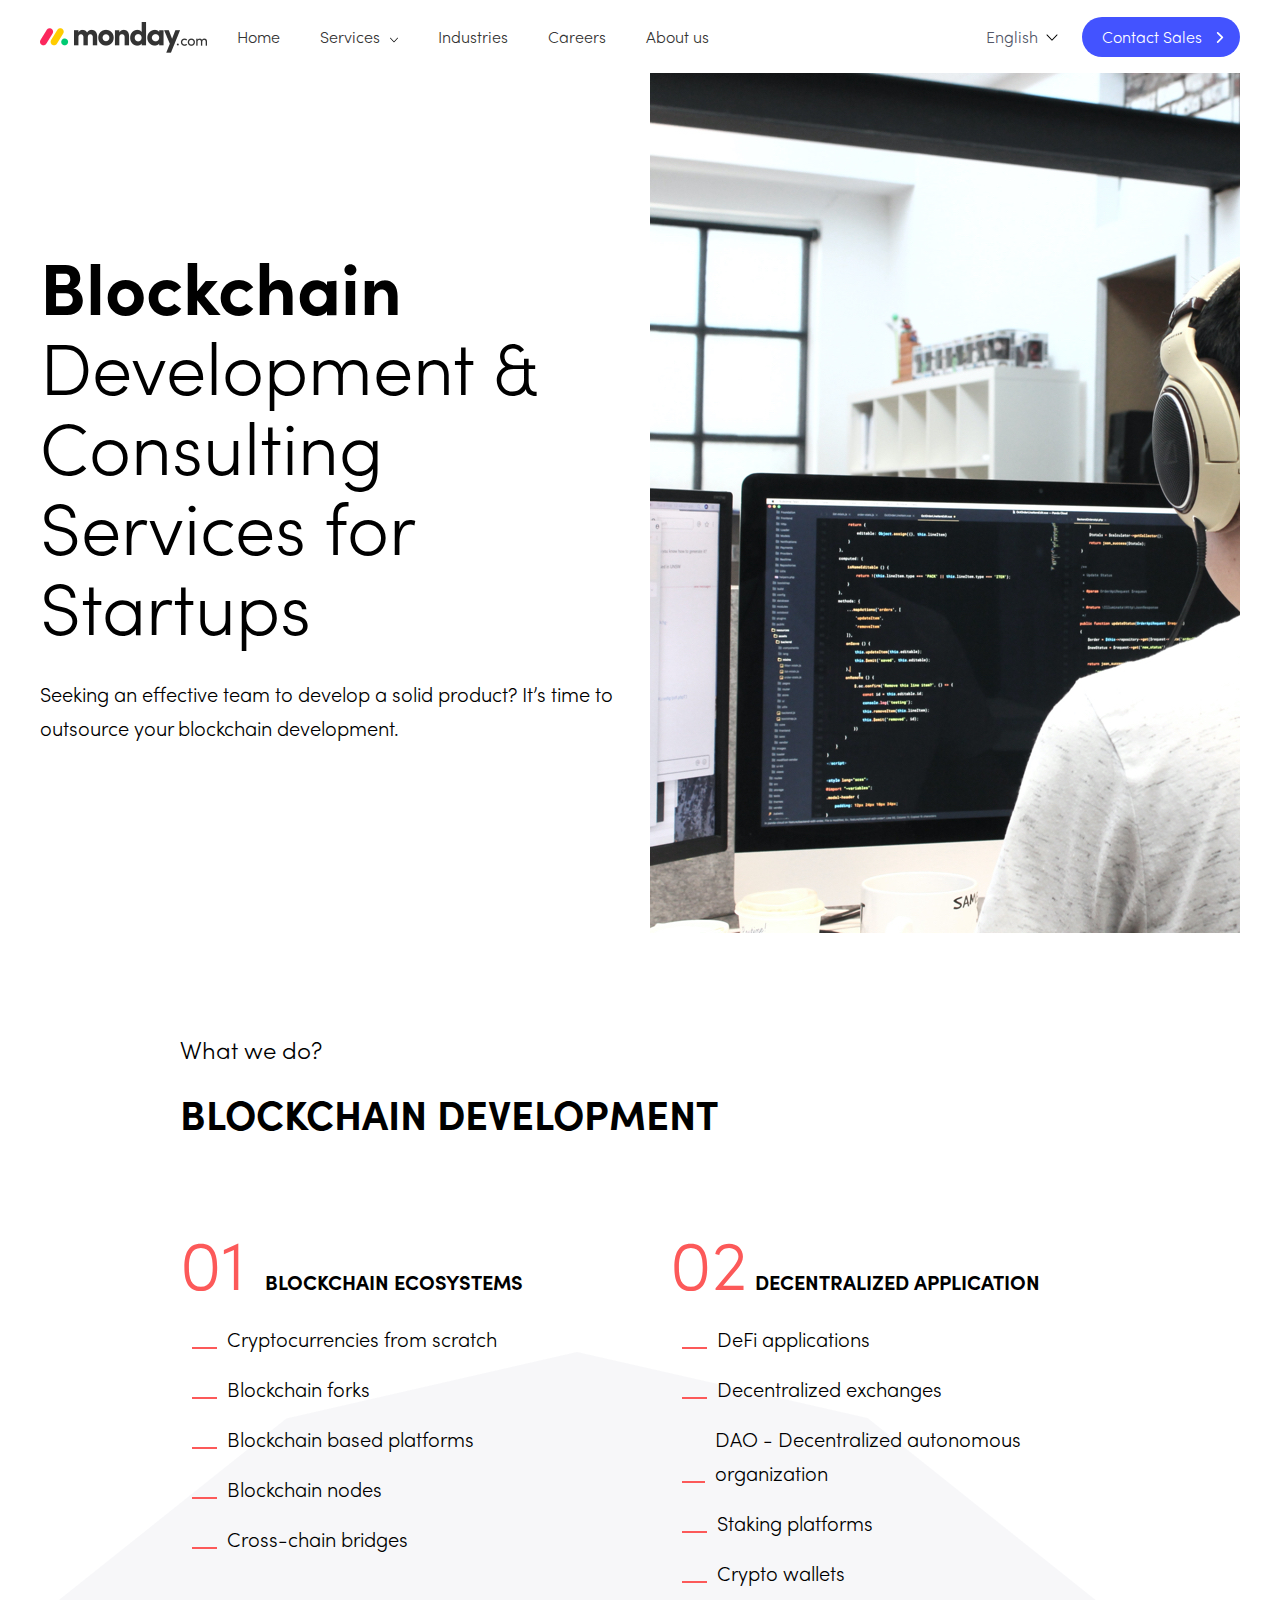
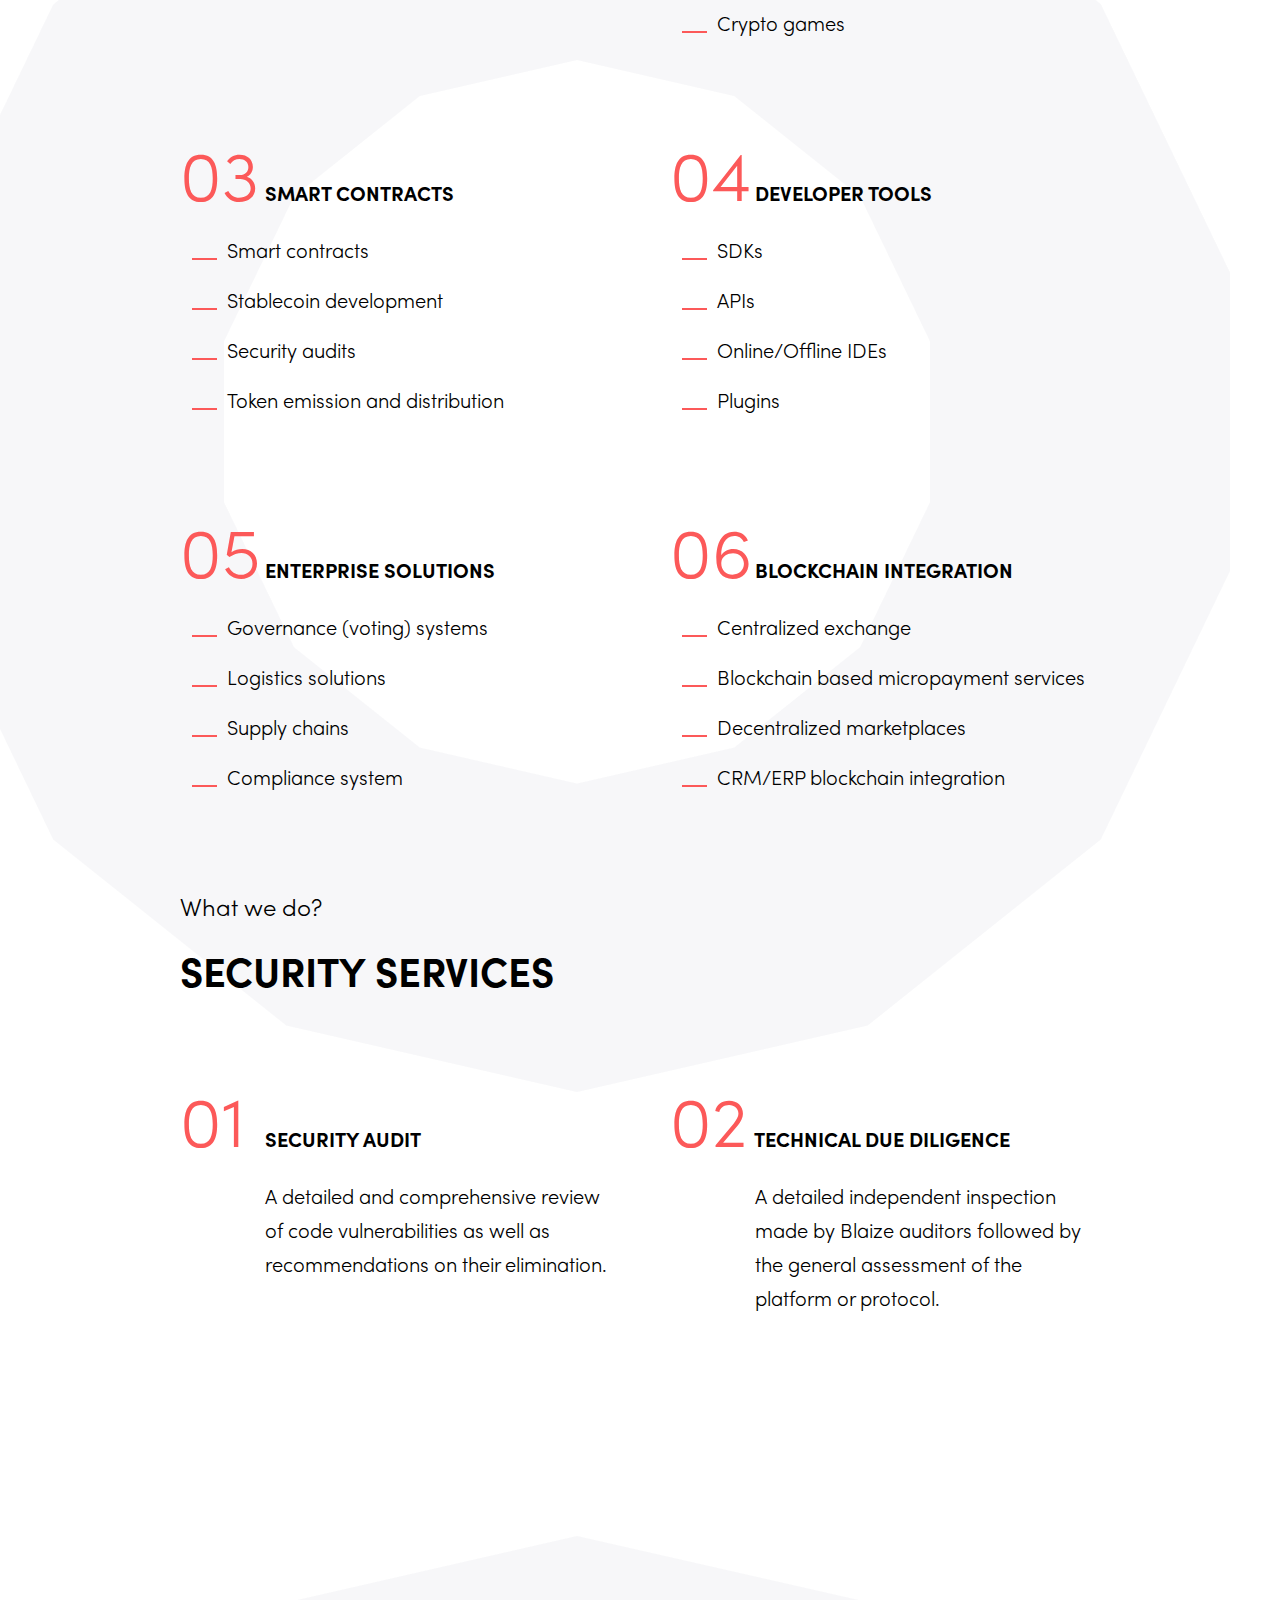
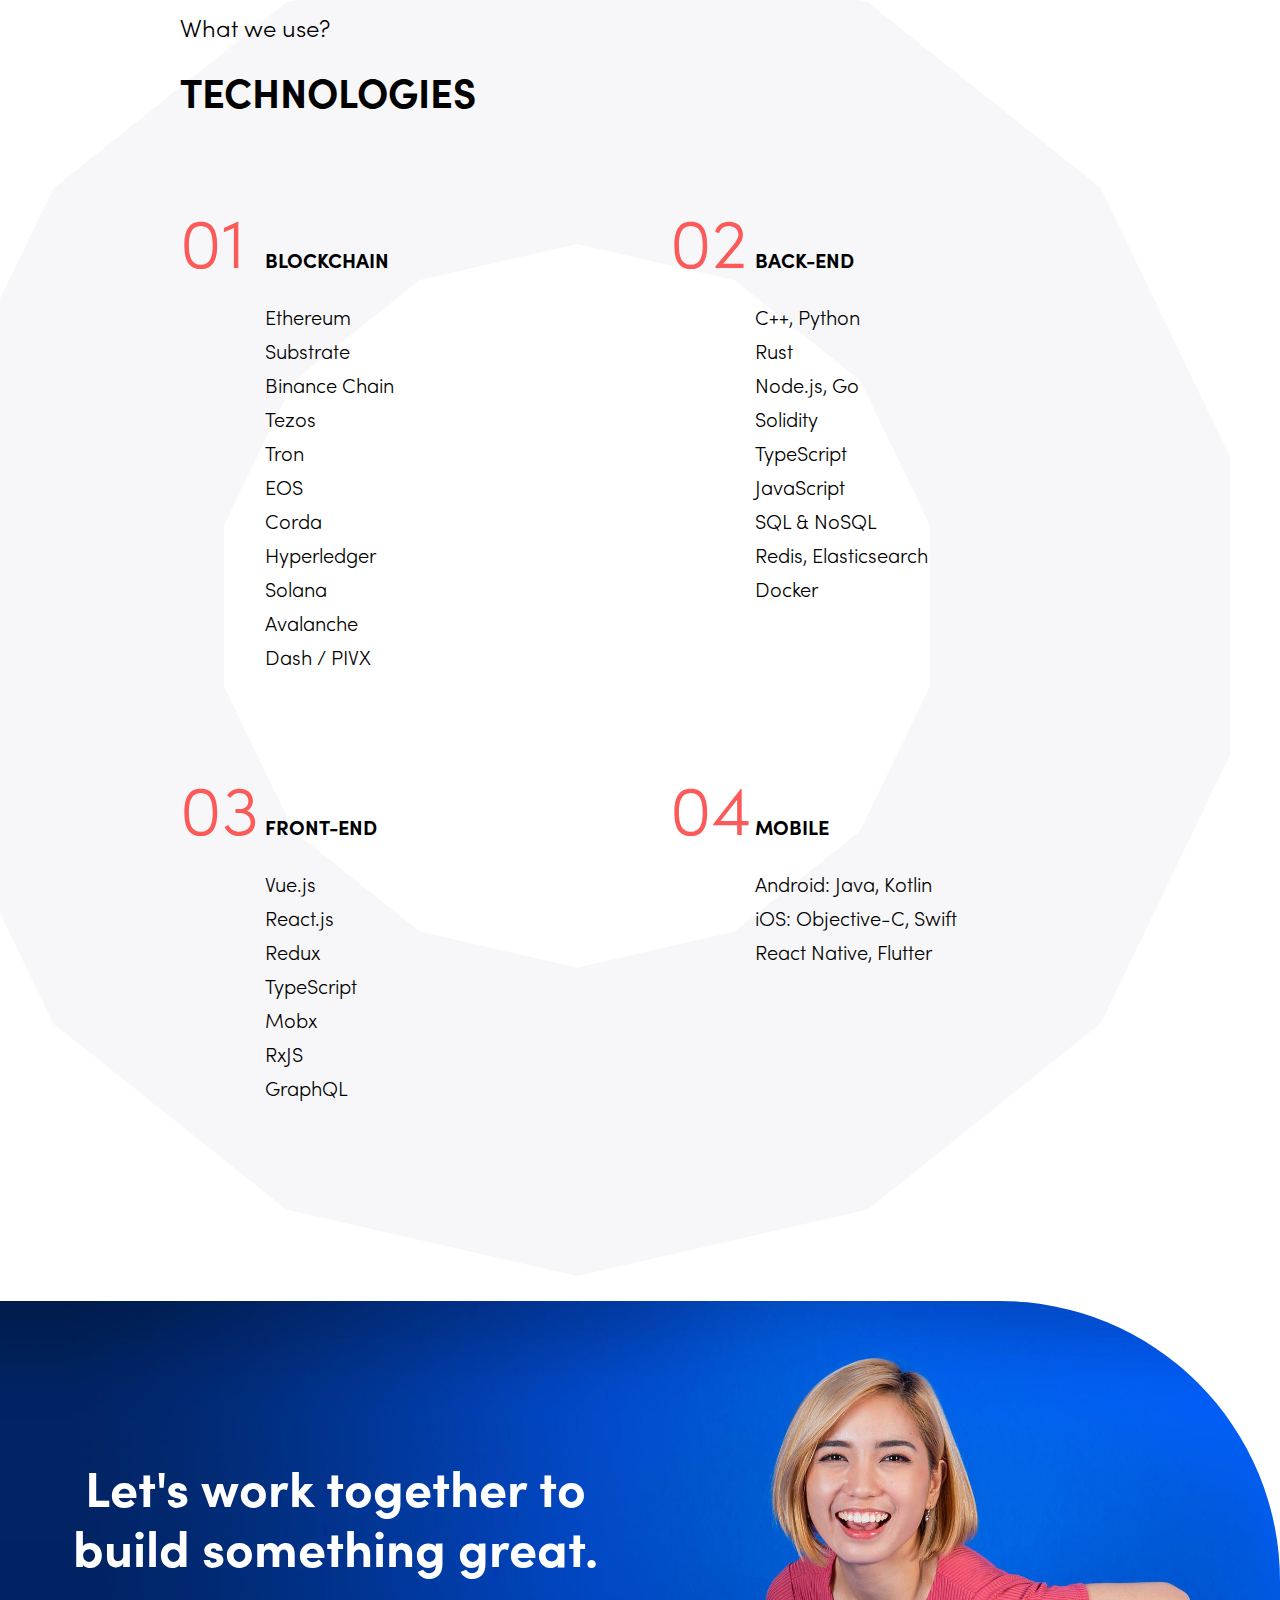
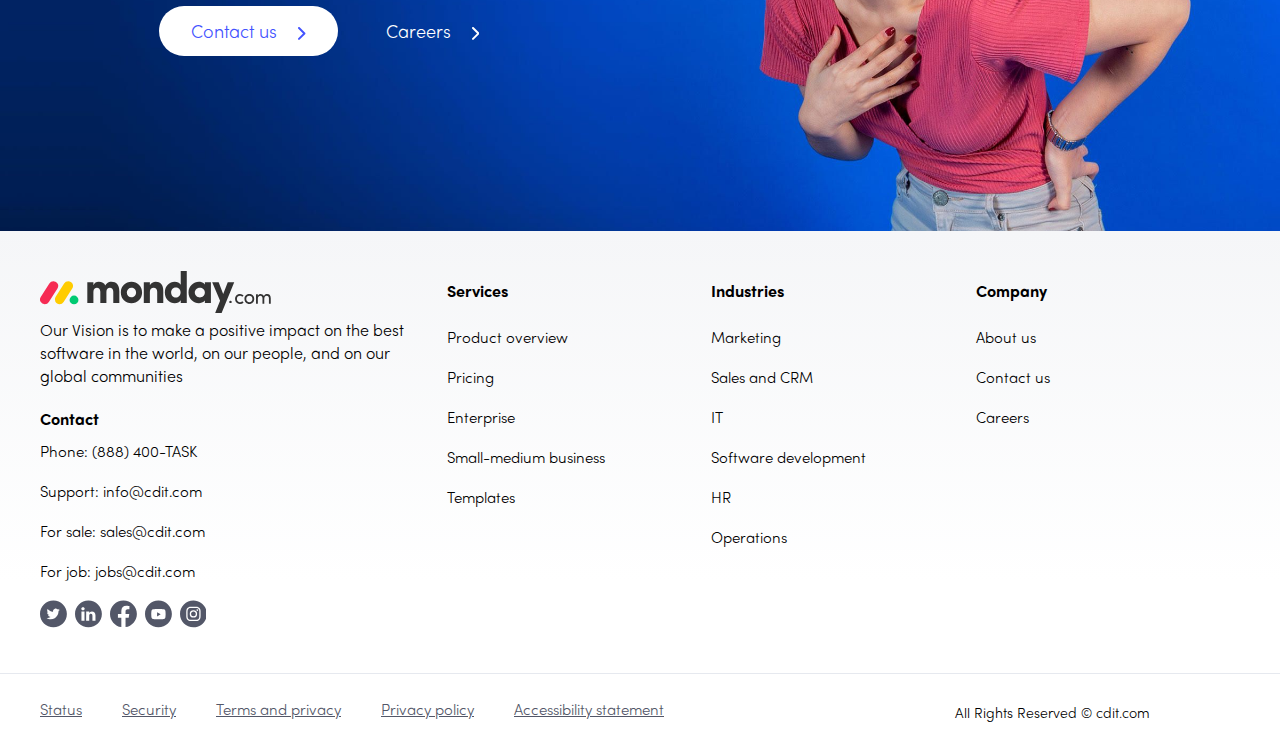
<file: blockchain.html>
<!DOCTYPE html>
<html lang="en">

<head>
	<meta charset="UTF-8">
	<title>Website title</title>
	<meta name="viewport" content="width=device-width, user-scalable=no">
	<link rel="stylesheet" href="./css/stylelibs.min.css">
	<link rel="stylesheet" href="./css/style.min.css">
</head>

<body class="blockchain">
	<div class="main-container">
		<header id="header">
            <div class="container flex">
                <a href="#" class="logo">
                    <img src="./img/monday-logo-x2.png" alt="">
                </a>
                <nav>
                    <ul class="level1">
                        <li>
                            <a href="#">Home</a>
                        </li>
                        <li>
                            <a href="#">
                                Services
                                <img class="icon" src="./img/arrow-down.svg" alt="">
                            </a>
                            <div class="sub">
                                <div class="container">
                                    <div class="col services-col">
                                        <h2>Services</h2>
                                        <a href="#" class="active" data-id="mobile">
                                            <div class="icon">
                                                <img src="./img/icon-calendar.svg" alt="">
                                            </div>
                                            <div class="right">
                                                <h3>Moblie Development 
													<div class="icon-see">
                                                        <img src="./img/icon-arrow-right.svg" alt="">
                                                    </div>
												</h3>
                                                <!-- <p>Learn more about the platform, main features, and benefits</p> -->

                                            </div>
                                        </a>
                                        <a href="#" data-id="website">
                                            <div class="icon">
                                                <img src="./img/icon-calendar.svg" alt="">
                                            </div>
                                            <div class="right">
                                                <h3>Web Development
                                                    <div class="icon-see">
                                                        <img class="icon" src="./img/icon-arrow-right.svg" alt="">
                                                    </div>
                                                </h3>
                                                <!-- <p>Learn more about the platform, main features, and benefits</p> -->
                                            </div>
                                        </a>
                                        <a href="#" data-id="ecommerce">
                                            <div class="icon">
                                                <img src="./img/icon-calendar.svg" alt="">
                                            </div>
                                            <div class="right">
                                                <h3>eCommerce Development 
                                                    <div class="icon-see">
                                                        <img class="icon" src="./img/icon-arrow-right.svg" alt="">
                                                    </div>
                                                </h3>
                                                <!-- <p>Learn more about the platform, main features, and benefits</p> -->
                                            </div>
                                        </a>
                                        <!-- <a href="#" data-id="design">
                                            <div class="icon">
                                                <img src="./img/icon-calendar.svg" alt="">
                                            </div>
                                            <div class="right">
                                                <h3>Design Service 
                                                    <div class="icon-see">
                                                        <img class="icon" src="./img/icon-arrow-right.svg" alt="">
                                                    </div>
                                                </h3>
                                            </div>
                                        </a>
                                        <a href="#" data-id="digital">
                                            <div class="icon">
                                                <img src="./img/icon-calendar.svg" alt="">
                                            </div>
                                            <div class="right">
                                                <h3>Digital Marketing 
                                                    <div class="icon-see">
                                                        <img class="icon" src="./img/icon-arrow-right.svg" alt="">
                                                    </div>
                                                </h3>
                                            </div>
                                        </a> -->

                                    </div>
                                    <div class="border"></div>
                                    <div class="col feature-col mobile active">
                                        <h2>Features</h2>
                                        <a href="#">
                                            <div class="icon">
                                                <img src="./img/icon-calendar.svg" alt="">
                                            </div>
                                            <div class="right">
                                                <h3>Realtime DB</h3>
                                                <p>Learn more about the platform, main features, and benefits</p>
                                            </div>
                                        </a>
                                        <a href="#">
                                            <div class="icon">
                                                <img src="./img/icon-calendar.svg" alt="">
                                            </div>
                                            <div class="right">
                                                <h3>Tracking user activity</h3>
                                                <p>Learn more about the platform, main features, and benefits</p>
                                            </div>
                                        </a>
                                        <a href="#">
                                            <div class="icon">
                                                <img src="./img/icon-calendar.svg" alt="">
                                            </div>
                                            <div class="right">
                                                <h3>Push notification</h3>
                                                <p>Learn more about the platform, main features, and benefits</p>
                                            </div>
                                        </a>
                                        <!-- <a href="#" class="see-more">See all features <i class="icon"><img class="icon"
													src="./img/arrow-down.svg" alt=""></i></a> -->
                                        <a href="#">
                                            <div class="icon">
                                                <img src="./img/icon-calendar.svg" alt="">
                                            </div>
                                            <div class="right">
                                                <h3>Content management system</h3>
                                                <p>Learn more about the platform, main features, and benefits</p>
                                            </div>
                                        </a>
                                        <a href="#">
                                            <div class="icon">
                                                <img src="./img/icon-calendar.svg" alt="">
                                            </div>
                                            <div class="right">
                                                <h3>Multi version</h3>
                                                <p>Learn more about the platform, main features, and benefits</p>
                                            </div>
                                        </a>
                                        <!-- <a href="#">
											<div class="icon">
												<img src="./img/icon-calendar.svg" alt="">
											</div>
											<div class="right">
												<h3>Multi vendor</h3>
												<p>Learn more about the platform, main features, and benefits</p>
											</div>
										</a> -->
                                    </div>
                                    <div class="col feature-col website" style="display: none;">
                                        <h2>Features</h2>
                                        <a href="#">
                                            <div class="icon">
                                                <img src="./img/icon-calendar.svg" alt="">
                                            </div>
                                            <div class="right">
                                                <h3>Content management system</h3>
                                                <p>Learn more about the platform, main features, and benefits</p>
                                            </div>
                                        </a>

                                        <a href="#">
                                            <div class="icon">
                                                <img src="./img/icon-calendar.svg" alt="">
                                            </div>
                                            <div class="right">
                                                <h3>Media Management</h3>
                                                <p>Learn more about the platform, main features, and benefits</p>
                                            </div>
                                        </a>
                                        <a href="#">
                                            <div class="icon">
                                                <img src="./img/icon-calendar.svg" alt="">
                                            </div>
                                            <div class="right">
                                                <h3>Tracking user activity</h3>
                                                <p>Learn more about the platform, main features, and benefits</p>
                                            </div>
                                        </a>
                                        <!-- <a href="#" class="see-more">See all features <i class="icon"><img class="icon"
													src="./img/arrow-down.svg" alt=""></i></a> -->
                                        <a href="#">
                                            <div class="icon">
                                                <img src="./img/icon-calendar.svg" alt="">
                                            </div>
                                            <div class="right">
                                                <h3>Realtime DB</h3>
                                                <p>Learn more about the platform, main features, and benefits</p>
                                            </div>
                                        </a>
                                        <a href="#">
                                            <div class="icon">
                                                <img src="./img/icon-calendar.svg" alt="">
                                            </div>
                                            <div class="right">
                                                <h3>Multi website</h3>
                                                <p>Learn more about the platform, main features, and benefits</p>
                                            </div>
                                        </a>
                                        <a href="#">
                                            <div class="icon">
                                                <img src="./img/icon-calendar.svg" alt="">
                                            </div>
                                            <div class="right">
                                                <h3>Permission</h3>
                                                <p>Learn more about the platform, main features, and benefits</p>
                                            </div>
                                        </a>
                                    </div>
                                    <div class="col feature-col ecommerce" style="display: none;">
                                        <h2>Features</h2>
                                        <a href="#">
                                            <div class="icon">
                                                <img src="./img/icon-calendar.svg" alt="">
                                            </div>
                                            <div class="right">
                                                <h3>Content management system</h3>
                                                <p>Learn more about the platform, main features, and benefits</p>
                                            </div>
                                        </a>

                                        <a href="#">
                                            <div class="icon">
                                                <img src="./img/icon-calendar.svg" alt="">
                                            </div>
                                            <div class="right">
                                                <h3>Multistore</h3>
                                                <p>Learn more about the platform, main features, and benefits</p>
                                            </div>
                                        </a>
                                        <a href="#">
                                            <div class="icon">
                                                <img src="./img/icon-calendar.svg" alt="">
                                            </div>
                                            <div class="right">
                                                <h3>Tracking user activity</h3>
                                                <p>Learn more about the platform, main features, and benefits</p>
                                            </div>
                                        </a>
                                        <a href="#">
                                            <div class="icon">
                                                <img src="./img/icon-calendar.svg" alt="">
                                            </div>
                                            <div class="right">
                                                <h3>Multi report</h3>
                                                <p>Learn more about the platform, main features, and benefits</p>
                                            </div>
                                        </a>
                                        <a href="#">
                                            <div class="icon">
                                                <img src="./img/icon-calendar.svg" alt="">
                                            </div>
                                            <div class="right">
                                                <h3>Promotion</h3>
                                                <p>Learn more about the platform, main features, and benefits</p>
                                            </div>
                                        </a>
                                        <a href="#">
                                            <div class="icon">
                                                <img src="./img/icon-calendar.svg" alt="">
                                            </div>
                                            <div class="right">
                                                <h3>Store warehouse</h3>
                                                <p>Learn more about the platform, main features, and benefits</p>
                                            </div>
                                        </a>
                                        <a href="#" class="see-more">See all features <i class="icon"><img class="icon"
                                                    src="./img/arrow-down.svg" alt=""></i></a>
                                    </div>
                                    <div class="border"></div>
                                    <div class="col">
                                        <h2>Why cdit.vn?</h2>
                                        <a href="#">
                                            <div class="icon">
                                                <img src="./img/icon-calendar.svg" alt="">
                                            </div>
                                            <div class="right">
                                                <h3>Customer</h3>
                                                <p>Learn more about the platform, main features, and benefits</p>
                                            </div>
                                        </a>
                                        <a href="#">
                                            <div class="icon">
                                                <img src="./img/icon-calendar.svg" alt="">
                                            </div>
                                            <div class="right">
                                                <h3>Review</h3>
                                                <p>Learn more about the platform, main features, and benefits</p>
                                            </div>
                                        </a>
                                        <a href="#">
                                            <div class="icon">
                                                <img src="./img/icon-calendar.svg" alt="">
                                            </div>
                                            <div class="right">
                                                <h3>Functional</h3>
                                                <p>Learn more about the platform, main features, and benefits</p>
                                            </div>
                                        </a>
                                    </div>
                                </div>
                            </div>
                        </li>
                        <li>
                            <a href="#">Industries</a>
                        </li>
                        <li>
                            <a href="#">
                                Careers
                            </a>
                        </li>
                        <li>
                            <a href="#">
                                About us
                            </a>
                        </li>
                    </ul>
                </nav>
                <div class="header-right">
                    <div class="lang">
                        <a href="#" class="head">
                            English
                            <i class="icon"><img width="10" height="10" data-src="./img/arrow-down.svg" alt="" /></i>
                        </a>
                    </div>
                    <!-- <a href="#">Log in</a> -->
                    <a href="#" class="btn round">Contact Sales
                        <i class="icon" src="./img/icon-arrow-right.svg">
                            <svg xmlns="http://www.w3.org/2000/svg" width="8" height="14" viewBox="0 0 8 14">
                                <path
                                    d="M.313 12.045l5.113-5.112L.313 1.821A1.065 1.065 0 1 1 1.82.312L7.687 6.18a1.064 1.064 0 0 1 0 1.508L1.82 13.554a1.065 1.065 0 1 1-1.507-1.508z">
                                </path>
                            </svg>
                        </i>
                    </a>
                </div>
            </div>
        </header>
		<div id="overlay"></div>
		<main id="main" class="">
			<section class="section1">
                <div class="container">
                    <div class="flex -center-y -col-gap-30">
                        <div class="flex-1">
                            <h1 class="h1 t-normal"><b>Blockchain</b> Development & Consulting Services for Startups</h1>
                            <p class="p">Seeking an effective team to develop a solid product? It’s time to outsource your blockchain development.</p>
                        </div>
                        <div class="flex-1">
                            <img src="./img/blockchain/main_photo.jpg" alt="">
                        </div>
                    </div>
                </div>
            </section>
            <section class="section2">
                <div class="container">
                    <h3 class="h3">What we do?</h3>
                    <h2 class="h2 bold">BLOCKCHAIN DEVELOPMENT</h2>
                    <div class="list flex -col-gap-60 -col-2 -row-gap-100">
                        <div class="item">
                            <h3 class="h3"> <span class="num">01</span> BLOCKCHAIN ECOSYSTEMS</h3>
                            <ul>
                                <li>Cryptocurrencies from scratch</li>
                                <li>Blockchain forks</li>
                                <li>Blockchain based platforms</li>
                                <li>Blockchain nodes</li>
                                <li>Cross-chain bridges</li>
                            </ul>
                        </div>
                        <div class="item">
                            <h3 class="h3"> <span class="num">02</span> Decentralized application</h3>
                            <ul>
                                <li>DeFi applications</li>
                                <li>Decentralized exchanges</li>
                                <li>DAO - Decentralized autonomous organization</li>
                                <li>Staking platforms</li>
                                <li>Crypto wallets</li>
                                <li>Crypto games</li>
                            </ul>
                        </div>
                        <div class="item">
                            <h3 class="h3"> <span class="num">03</span> Smart contracts</h3>
                            <ul>
                                <li>Smart contracts</li>
                                <li>Stablecoin development</li>
                                <li>Security audits</li>
                                <li>Token emission and distribution</li>
                            </ul>
                        </div>
                        <div class="item">
                            <h3 class="h3"> <span class="num">04</span> Developer tools</h3>
                            <ul>
                                <li>SDKs</li>
                                <li>APIs</li>
                                <li>Online/Offline IDEs</li>
                                <li>Plugins</li>
                            </ul>
                        </div>
                        <div class="item">
                            <h3 class="h3"> <span class="num">05</span> ENTERPRISE solutions</h3>
                            <ul>
                                <li>Governance (voting) systems</li>
                                <li>Logistics solutions</li>
                                <li>Supply chains</li>
                                <li>Compliance system</li>
                            </ul>
                        </div>
                        <div class="item">
                            <h3 class="h3"> <span class="num">06</span> Blockchain Integration</h3>
                            <ul>
                                <li>Centralized exchange</li>
                                <li>Blockchain based micropayment services</li>
                                <li>Decentralized marketplaces</li>
                                <li>CRM/ERP blockchain integration</li>
                            </ul>
                        </div>
                    </div>

                    <h3 class="h3">What we do?</h3>
                    <h2 class="h2 bold">SECURITY SERVICES</h2>
                    <div class="list flex -col-gap-60 -col-2 -row-gap-100">
                        <div class="item">
                            <h3 class="h3"> <span class="num">01</span> SECURITY AUDIT</h3>
                            <p>A detailed and comprehensive review of code vulnerabilities as well as recommendations on their elimination.</p>
                        </div>
                        <div class="item">
                            <h3 class="h3"> <span class="num">02</span> TECHNICAL DUE DILIGENCE</h3>
                            <p>A detailed independent inspection made by Blaize auditors followed by the general assessment of the platform or protocol.</p>
                        </div>
                    </div>
                </div>
            </section>
            <section class="section2 section3">
                <div class="container">
                    <h3 class="h3">What we use?</h3>
                    <h2 class="h2 bold">TECHNOLOGIES</h2>
                    <div class="list flex -col-gap-60 -col-2 -row-gap-100">
                        <div class="item">
                            <h3 class="h3"> <span class="num">01</span> BLOCKCHAIN</h3>
                            <p>
                                Ethereum <br>
                                Substrate <br>
                                Binance Chain <br>
                                Tezos <br>
                                Tron <br>
                                EOS<br> 
                                Corda<br> 
                                Hyperledger<br>
                                Solana<br>
                                Avalanche<br>
                                Dash / PIVX<br>
                            </p>
                        </div>
                        <div class="item">
                            <h3 class="h3"> <span class="num">02</span> BACK-END</h3>
                            <p>
                                C++, Python<br>
                                Rust<br>
                                Node.js, Go<br>
                                Solidity<br>
                                TypeScript<br>
                                JavaScript<br>
                                SQL & NoSQL<br>
                                Redis, Elasticsearch<br>
                                Docker<br>
                            </p>
                        </div>
                        <div class="item">
                            <h3 class="h3"> <span class="num">03</span> FRONT-END</h3>
                            <p>
                                Vue.js<br>
                                React.js<br>
                                Redux<br>
                                TypeScript<br>
                                Mobx<br>
                                RxJS<br>
                                GraphQL<br>
                            </p>
                        </div>
                        <div class="item">
                            <h3 class="h3"> <span class="num">04</span> MOBILE</h3>
                            <p>
                                Android: Java, Kotlin<br>
                                iOS: Objective-C, Swift<br>
                                React Native, Flutter<br>
                            </p>
                        </div>
                    </div>
                </div>
            </section>
            <section class="section4 cdi-cta"
				style="background: url('./img/banner/footer_01-6af1879c.jpeg') no-repeat right center;">
				<div class="container">
					<div class="row">
						<div class="col-md-6">
							<h2>Let's work together to build something great.</h2>
							<!-- <p>14-day free trial | No credit card needed</p> -->
							<div class="btn-group" style="justify-content: center;">
								<div class="btn-wrap">
									<a href="#" class="btn btn-white round">Contact us
										<i class="icon" src="./img/icon-arrow-right.svg">
											<img src="./img/icon-arrow-right.svg" alt="">
										</i>
									</a>
								</div>
								<div class="btn-wrap " style="margin-left: 16px;">
									<a href="#" class="btn btn-white round btn-career">Careers
										<i class="icon" src="./img/icon-arrow-right.svg">
											<img src="./img/icon-arrow-right.svg" alt="">
										</i>
									</a>
								</div>
							</div>
						</div>
					</div>
				</div>
			</section>
		</main>
		<footer id="footer">
			<div class="container top">
				<div class="row">
					<div class="col-md-4">
						<a href="#" class="logo">
							<img src="./img/icon-logo.svg" alt="">
						</a>
						<p class="des">Our Vision is to make a positive impact on the best software in the world, on our
							people, and on our global communities</p>
						<!-- <div class="flex">
							<a href="#">
								<img src="./img/icon-apple.svg" alt="">
							</a>
							<a href="#">
								<img src="./img/google-store.svg" alt="">
							</a>
						</div> -->
						<h2 style="margin-bottom: 10px;margin-top: 20px;">Contact</h2>
						<ul>
							<li><a href="#">Phone: (888) 400-TASK</a></li>
							<li><a href="#">Support: info@cdit.com</a></li>
							<li><a href="#">For sale: sales@cdit.com</a></li>
							<li><a href="#">For job: jobs@cdit.com</a></li>
						</ul>
						<div class="flex icon-group">
							<a href="#">
								<img src="./img/icon-twitter.svg" alt="">
							</a>
							<a href="#">
								<img src="./img/icon-linked.svg" alt="">
							</a>
							<a href="#">
								<img src="./img/icon-facebook.svg" alt="">
							</a>
							<a href="#">
								<img src="./img/icon-ytb.svg" alt="">
							</a>
							<a href="#">
								<img src="./img/icon-instagram.svg" alt="">
							</a>
						</div>


					</div>
					<div class="row col-md-8">
						<div class="col-md-4">
							<h2>Services</h2>
							<ul>
								<li><a href="#">Product overview</a></li>
								<li><a href="#">Pricing</a></li>
								<li><a href="#">Enterprise</a></li>
								<li><a href="#">Small-medium business</a></li>
								<li><a href="#">Templates</a></li>

							</ul>
						</div>

						<div class="col-md-4">
							<h2>Industries</h2>
							<ul>
								<li><a href="#">Marketing</a></li>
								<li><a href="#">Sales and CRM</a></li>
								<li><a href="#">IT</a></li>
								<li><a href="#">Software development</a></li>
								<li><a href="#">HR</a></li>
								<li><a href="#">Operations</a></li>
							</ul>
						</div>
						<div class="col-md-4">
							<h2>Company</h2>
							<ul>
								<li><a href="#">About us</a></li>
								<li><a href="#">Contact us</a></li>
								<li><a href="#">Careers</a></li>
							</ul>

						</div>
					</div>
				</div>
			</div>
			<div class="bottom">
				<div class="container">
					<div class="row">
						<div class="col-md-9 left">
							<a href="#">Status</a>
							<a href="#">Security</a>
							<!-- <div class="icon-group">
								<a href="#">
									<img src="./img/iso-logo1.png" alt="">
								</a>
								<a href="#">
									<img src="./img/gdpr-logo.png" alt="">
								</a>
								<a href="#">
									<img src="./img/soc-logo.png" alt="">
								</a>
								<a href="#">
									<img src="./img/hipaa-logo.png" alt="">
								</a>
							</div> -->

							<a href="#">Terms and privacy</a>
							<a href="#">Privacy policy</a>
							<a href="#">Accessibility statement</a>
						</div>
						<div class="right col-md-3">
							<p class="copyright">All Rights Reserved © cdit.com</p>

						</div>
					</div>
				</div>
			</div>
		</footer>
	</div>
	<div id="page-loading"></div>
	 <!-- Messenger Chat Plugin Code -->
	 <div id="fb-root"></div>

	 <!-- Your Chat Plugin code -->
	 <div id="fb-customer-chat" class="fb-customerchat">
	 </div>
 
	 <script>
		 var chatbox = document.getElementById('fb-customer-chat');
		 chatbox.setAttribute("page_id", "1079095445454363");
		 chatbox.setAttribute("attribution", "biz_inbox");
 
		 window.fbAsyncInit = function () {
			 FB.init({
				 xfbml: true,
				 version: 'v11.0'
			 });
		 };
 
		 (function (d, s, id) {
			 var js, fjs = d.getElementsByTagName(s)[0];
			 if (d.getElementById(id)) return;
			 js = d.createElement(s); js.id = id;
			 js.src = 'https://connect.facebook.net/en_US/sdk/xfbml.customerchat.js';
			 fjs.parentNode.insertBefore(js, fjs);
		 }(document, 'script', 'facebook-jssdk'));
	 </script>
	<script src="./js/jslib.min.js"></script>
	<script src="./js/main.js"></script>
</body>

</html>
</file>
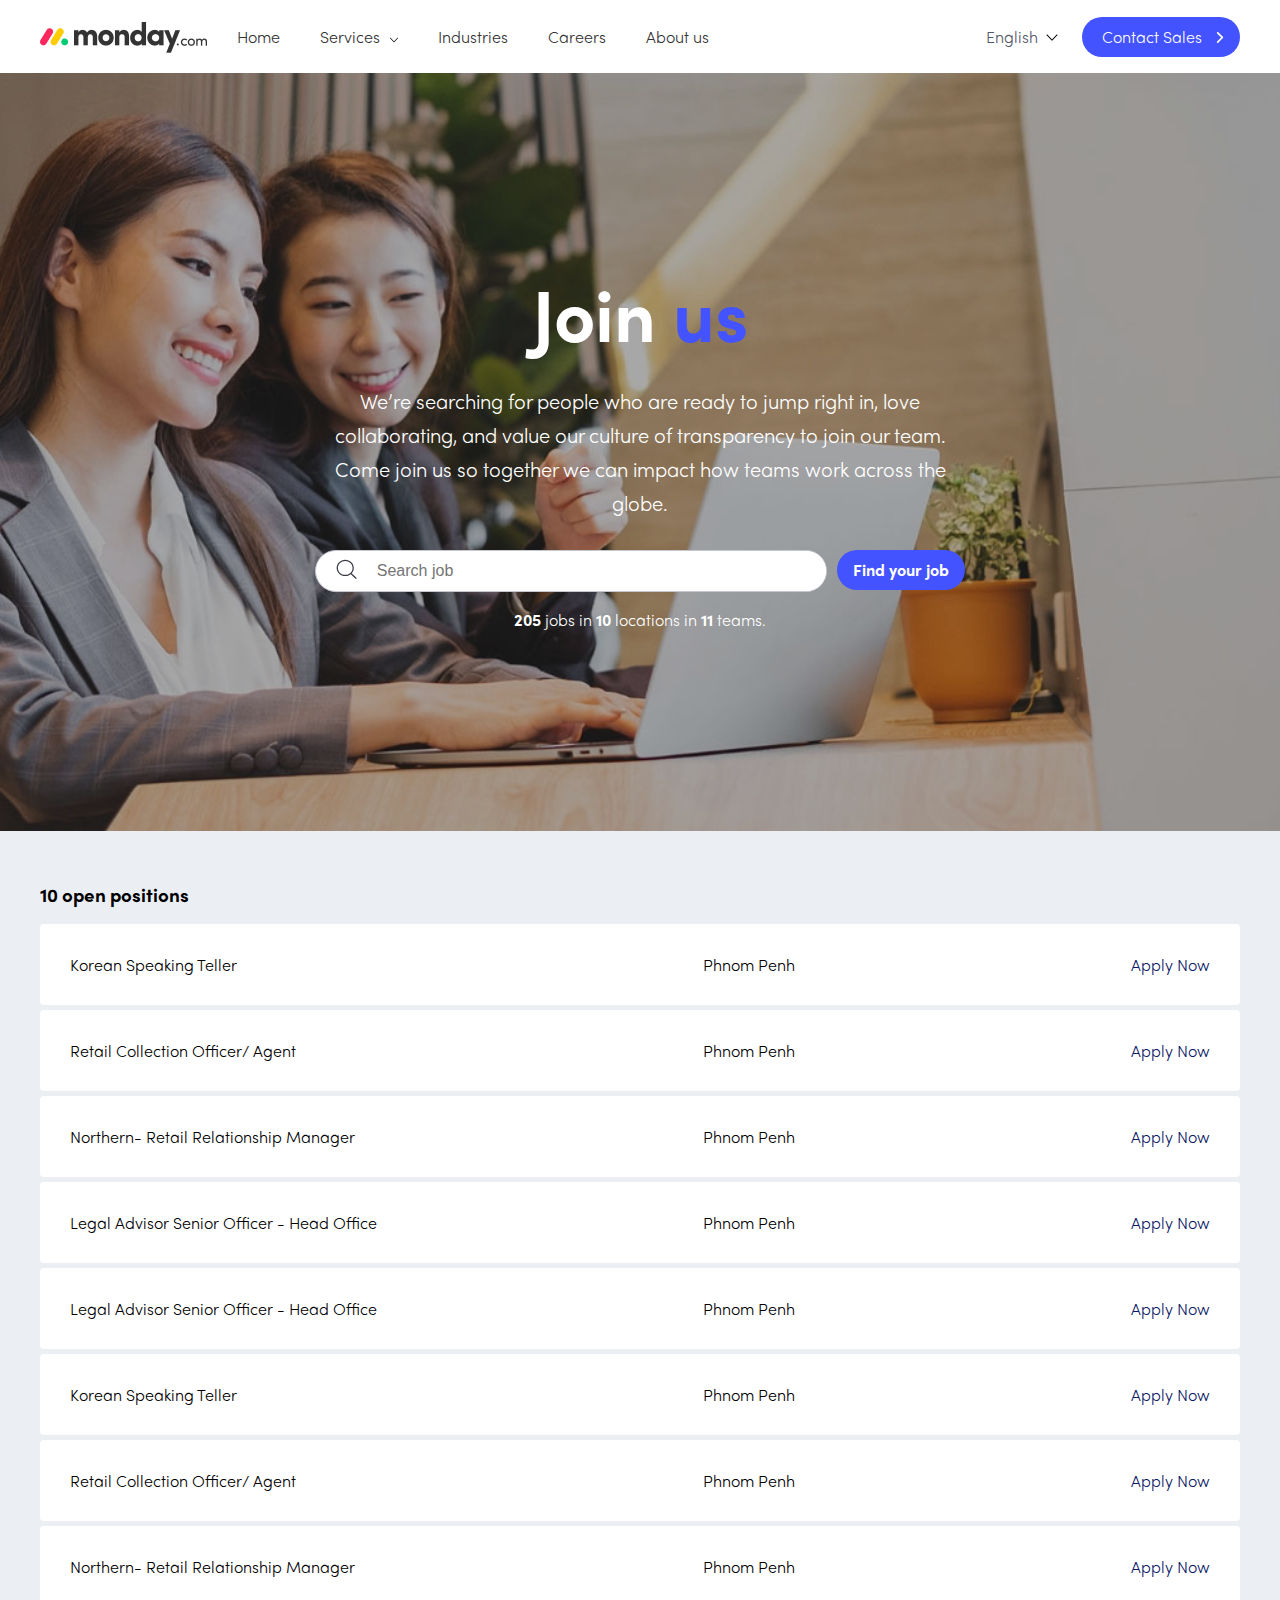
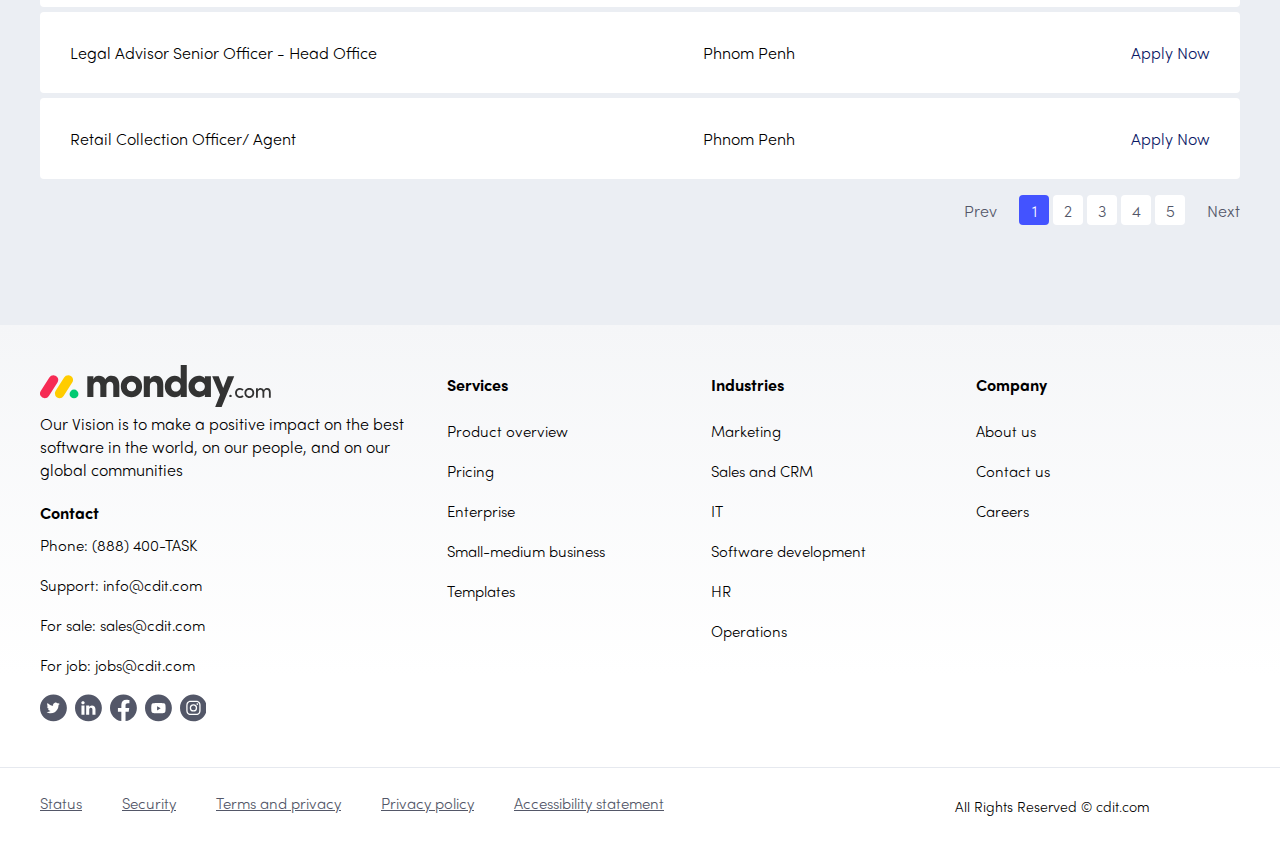
<file: careers.html>
<!DOCTYPE html>
<html lang="en">

<head>
    <meta charset="UTF-8">
    <title>Website title</title>
    <meta name="viewport" content="width=device-width, user-scalable=no">
    <link rel="stylesheet" href="./css/stylelibs.min.css">
    <link rel="stylesheet" href="./css/style.min.css">
</head>

<body>
    <div class="main-container">
        <header id="header">
            <div class="container flex">
                <a href="#" class="logo">
                    <img src="./img/monday-logo-x2.png" alt="">
                </a>
                <nav>
                    <ul class="level1">
                        <li>
                            <a href="#">Home</a>
                        </li>
                        <li>
                            <a href="#">
                                Services
                                <img class="icon" src="./img/arrow-down.svg" alt="">
                            </a>
                            <div class="sub">
                                <div class="container">
                                    <div class="col services-col">
                                        <h2>Services</h2>
                                        <a href="#" class="active" data-id="mobile">
                                            <div class="icon">
                                                <img src="./img/icon-calendar.svg" alt="">
                                            </div>
                                            <div class="right">
                                                <h3>Moblie Development
                                                    <div class="icon-see">
                                                        <img src="./img/icon-arrow-right.svg" alt="">
                                                    </div>
                                                </h3>
                                                <!-- <p>Learn more about the platform, main features, and benefits</p> -->

                                            </div>
                                        </a>
                                        <a href="#" data-id="website">
                                            <div class="icon">
                                                <img src="./img/icon-calendar.svg" alt="">
                                            </div>
                                            <div class="right">
                                                <h3>Web Development
                                                    <div class="icon-see">
                                                        <img class="icon" src="./img/icon-arrow-right.svg" alt="">
                                                    </div>
                                                </h3>
                                                <!-- <p>Learn more about the platform, main features, and benefits</p> -->
                                            </div>
                                        </a>
                                        <a href="#" data-id="ecommerce">
                                            <div class="icon">
                                                <img src="./img/icon-calendar.svg" alt="">
                                            </div>
                                            <div class="right">
                                                <h3>eCommerce Development
                                                    <div class="icon-see">
                                                        <img class="icon" src="./img/icon-arrow-right.svg" alt="">
                                                    </div>
                                                </h3>
                                                <!-- <p>Learn more about the platform, main features, and benefits</p> -->
                                            </div>
                                        </a>

                                    </div>
                                    <div class="border"></div>
                                    <div class="col feature-col mobile active">
                                        <h2>Features</h2>
                                        <a href="./service-mobile.html">
                                            <div class="icon">
                                                <img src="./img/icon-calendar.svg" alt="">
                                            </div>
                                            <div class="right">
                                                <h3>Realtime DB</h3>
                                                <p>Learn more about the platform, main features, and benefits</p>
                                            </div>
                                        </a>
                                        <a href="./service-mobile.html">
                                            <div class="icon">
                                                <img src="./img/icon-calendar.svg" alt="">
                                            </div>
                                            <div class="right">
                                                <h3>Tracking user activity</h3>
                                                <p>Learn more about the platform, main features, and benefits</p>
                                            </div>
                                        </a>
                                        <a href="./service-mobile.html">
                                            <div class="icon">
                                                <img src="./img/icon-calendar.svg" alt="">
                                            </div>
                                            <div class="right">
                                                <h3>Push notification</h3>
                                                <p>Learn more about the platform, main features, and benefits</p>
                                            </div>
                                        </a>
                                        <!-- <a href="./service-mobile.html" class="see-more">See all features <i class="icon"><img class="icon"
													src="./img/arrow-down.svg" alt=""></i></a> -->
                                        <a href="./service-mobile.html">
                                            <div class="icon">
                                                <img src="./img/icon-calendar.svg" alt="">
                                            </div>
                                            <div class="right">
                                                <h3>Content management system</h3>
                                                <p>Learn more about the platform, main features, and benefits</p>
                                            </div>
                                        </a>
                                        <a href="./service-mobile.html">
                                            <div class="icon">
                                                <img src="./img/icon-calendar.svg" alt="">
                                            </div>
                                            <div class="right">
                                                <h3>Multi version</h3>
                                                <p>Learn more about the platform, main features, and benefits</p>
                                            </div>
                                        </a>
                                        <!-- <a href="./service-mobile.html">
											<div class="icon">
												<img src="./img/icon-calendar.svg" alt="">
											</div>
											<div class="right">
												<h3>Multi vendor</h3>
												<p>Learn more about the platform, main features, and benefits</p>
											</div>
										</a> -->
                                    </div>
                                    <div class="col feature-col website" style="display: none;">
                                        <h2>Features</h2>
                                        <a href="./service-web.html">
                                            <div class="icon">
                                                <img src="./img/icon-calendar.svg" alt="">
                                            </div>
                                            <div class="right">
                                                <h3>Content management system</h3>
                                                <p>Learn more about the platform, main features, and benefits</p>
                                            </div>
                                        </a>

                                        <a href="./service-web.html">
                                            <div class="icon">
                                                <img src="./img/icon-calendar.svg" alt="">
                                            </div>
                                            <div class="right">
                                                <h3>Media Management</h3>
                                                <p>Learn more about the platform, main features, and benefits</p>
                                            </div>
                                        </a>
                                        <a href="./service-web.html">
                                            <div class="icon">
                                                <img src="./img/icon-calendar.svg" alt="">
                                            </div>
                                            <div class="right">
                                                <h3>Tracking user activity</h3>
                                                <p>Learn more about the platform, main features, and benefits</p>
                                            </div>
                                        </a>
                                        <!-- <a href="./service-web.html" class="see-more">See all features <i class="icon"><img class="icon"
													src="./img/arrow-down.svg" alt=""></i></a> -->
                                        <a href="./service-web.html">
                                            <div class="icon">
                                                <img src="./img/icon-calendar.svg" alt="">
                                            </div>
                                            <div class="right">
                                                <h3>Realtime DB</h3>
                                                <p>Learn more about the platform, main features, and benefits</p>
                                            </div>
                                        </a>
                                        <a href="./service-web.html">
                                            <div class="icon">
                                                <img src="./img/icon-calendar.svg" alt="">
                                            </div>
                                            <div class="right">
                                                <h3>Multi website</h3>
                                                <p>Learn more about the platform, main features, and benefits</p>
                                            </div>
                                        </a>
                                        <a href="./service-web.html">
                                            <div class="icon">
                                                <img src="./img/icon-calendar.svg" alt="">
                                            </div>
                                            <div class="right">
                                                <h3>Permission</h3>
                                                <p>Learn more about the platform, main features, and benefits</p>
                                            </div>
                                        </a>
                                    </div>
                                    <div class="col feature-col ecommerce" style="display: none;">
                                        <h2>Features</h2>
                                        <a href="#">
                                            <div class="icon">
                                                <img src="./img/icon-calendar.svg" alt="">
                                            </div>
                                            <div class="right">
                                                <h3>Content management system</h3>
                                                <p>Learn more about the platform, main features, and benefits</p>
                                            </div>
                                        </a>

                                        <a href="#">
                                            <div class="icon">
                                                <img src="./img/icon-calendar.svg" alt="">
                                            </div>
                                            <div class="right">
                                                <h3>Multistore</h3>
                                                <p>Learn more about the platform, main features, and benefits</p>
                                            </div>
                                        </a>
                                        <a href="#">
                                            <div class="icon">
                                                <img src="./img/icon-calendar.svg" alt="">
                                            </div>
                                            <div class="right">
                                                <h3>Tracking user activity</h3>
                                                <p>Learn more about the platform, main features, and benefits</p>
                                            </div>
                                        </a>
                                        <a href="#">
                                            <div class="icon">
                                                <img src="./img/icon-calendar.svg" alt="">
                                            </div>
                                            <div class="right">
                                                <h3>Multi report</h3>
                                                <p>Learn more about the platform, main features, and benefits</p>
                                            </div>
                                        </a>
                                        <a href="#">
                                            <div class="icon">
                                                <img src="./img/icon-calendar.svg" alt="">
                                            </div>
                                            <div class="right">
                                                <h3>Promotion</h3>
                                                <p>Learn more about the platform, main features, and benefits</p>
                                            </div>
                                        </a>
                                        <a href="#">
                                            <div class="icon">
                                                <img src="./img/icon-calendar.svg" alt="">
                                            </div>
                                            <div class="right">
                                                <h3>Store warehouse</h3>
                                                <p>Learn more about the platform, main features, and benefits</p>
                                            </div>
                                        </a>
                                        <a href="#" class="see-more">See all features <i class="icon"><img class="icon"
                                                    src="./img/arrow-down.svg" alt=""></i></a>
                                    </div>
                                    <div class="border"></div>
                                    <div class="col">
                                        <h2>Why cdit.vn?</h2>
                                        <a href="#">
                                            <div class="icon">
                                                <img src="./img/icon-calendar.svg" alt="">
                                            </div>
                                            <div class="right">
                                                <h3>Customer</h3>
                                                <p>Learn more about the platform, main features, and benefits</p>
                                            </div>
                                        </a>
                                        <a href="#">
                                            <div class="icon">
                                                <img src="./img/icon-calendar.svg" alt="">
                                            </div>
                                            <div class="right">
                                                <h3>Review</h3>
                                                <p>Learn more about the platform, main features, and benefits</p>
                                            </div>
                                        </a>
                                        <a href="#">
                                            <div class="icon">
                                                <img src="./img/icon-calendar.svg" alt="">
                                            </div>
                                            <div class="right">
                                                <h3>Functional</h3>
                                                <p>Learn more about the platform, main features, and benefits</p>
                                            </div>
                                        </a>
                                    </div>
                                </div>
                            </div>
                        </li>
                        <li>
                            <a href="#">Industries</a>
                        </li>
                        <li>
                            <a href="./careers.html">
                                Careers
                            </a>
                        </li>
                        <li>
                            <a href="./about.html">
                                About us
                            </a>
                        </li>
                    </ul>
                </nav>
                <div class="header-right">
                    <div class="lang">
                        <a href="#" class="head">
                            English
                            <i class="icon"><img width="10" height="10" data-src="./img/arrow-down.svg" alt="" /></i>
                        </a>
                    </div>
                    <!-- <a href="#">Log in</a> -->
                    <a href="#" class="btn round">Contact Sales
                        <i class="icon" src="./img/icon-arrow-right.svg">
                            <svg xmlns="http://www.w3.org/2000/svg" width="8" height="14" viewBox="0 0 8 14">
                                <path
                                    d="M.313 12.045l5.113-5.112L.313 1.821A1.065 1.065 0 1 1 1.82.312L7.687 6.18a1.064 1.064 0 0 1 0 1.508L1.82 13.554a1.065 1.065 0 1 1-1.507-1.508z">
                                </path>
                            </svg>
                        </i>
                    </a>
                </div>
            </div>
        </header>
        <div id="overlay"></div>
        <main id="main" class="careers">
            <section class="section1" style="background: url('./img/career-listing-1.jpg') no-repeat center center">
                <div class="container">
                    <div class="wrap">
                        <h1 class="h1">Join <b>us</b></h1>
                        <p class="p">We’re searching for people who are ready to jump right in, love collaborating, and
                            value
                            our culture of transparency to join our team. Come join us so together we can impact how
                            teams
                            work
                            across the globe.</p>
                        <div class="form m-t-sm">
                            <div class="input-group round ">
                                <div class="icon icon-left">
                                    <img src="./img/icon-search.svg" alt="">
                                </div>
                                <input type="text" placeholder="Search job">
                            </div>
                            <div class="btn round"><b>Find your job</b></div>
                        </div>
                        <p class="m-t"><b>205</b> jobs in <b>10</b> locations in <b>11</b> teams.</p>
                    </div>
                </div>
            </section>
            <section class="section2">
                <div class="container list-job">
                    <h3 class="main-title m-b">10 open positions</h3>
                    <div class="list">
                        <div class="item">
                            <a href="#" class="name">Korean Speaking Teller</a>
                            <p class="address">Phnom Penh</p>
                            <a href="#">Apply Now</a>
                        </div>
                        <div class="item">
                            <a href="#" class="name">Retail Collection Officer/ Agent</a>
                            <p class="address">Phnom Penh</p>
                            <a href="#">Apply Now</a>
                        </div>
                        <div class="item">
                            <a href="#" class="name">Northern- Retail Relationship Manager</a>
                            <p class="address">Phnom Penh</p>
                            <a href="#">Apply Now</a>
                        </div>
                        <div class="item">
                            <a href="#" class="name">Legal Advisor Senior Officer - Head Office</a>
                            <p class="address">Phnom Penh</p>
                            <a href="#">Apply Now</a>
                        </div>
                        <div class="item">
                            <a href="#" class="name">Legal Advisor Senior Officer - Head Office</a>
                            <p class="address">Phnom Penh</p>
                            <a href="#">Apply Now</a>
                        </div>
                        <div class="item">
                            <a href="#" class="name">Korean Speaking Teller</a>
                            <p class="address">Phnom Penh</p>
                            <a href="#">Apply Now</a>
                        </div>
                        <div class="item">
                            <a href="#" class="name">Retail Collection Officer/ Agent</a>
                            <p class="address">Phnom Penh</p>
                            <a href="#">Apply Now</a>
                        </div>
                        <div class="item">
                            <a href="#" class="name">Northern- Retail Relationship Manager</a>
                            <p class="address">Phnom Penh</p>
                            <a href="#">Apply Now</a>
                        </div>
                        <div class="item">
                            <a href="#" class="name">Legal Advisor Senior Officer - Head Office</a>
                            <p class="address">Phnom Penh</p>
                            <a href="#">Apply Now</a>
                        </div>
                        <div class="item">
                            <a href="#" class="name">Retail Collection Officer/ Agent</a>
                            <p class="address">Phnom Penh</p>
                            <a href="#">Apply Now</a>
                        </div>
                    </div>
                    <div class="paginate m-t">
                        <a class="prev" href="#">Prev</a>
                        <a href="#" class="active">1</a>
                        <a href="#">2</a>
                        <a href="#">3</a>
                        <a href="#">4</a>
                        <a href="#">5</a>
                        <a class="next" href="#">Next</a>
                    </div>
                </div>
            </section>
        </main>
        <footer id="footer">
            <div class="container top">
                <div class="row">
                    <div class="col-md-4">
                        <a href="#" class="logo">
                            <img src="./img/icon-logo.svg" alt="">
                        </a>
                        <p class="des">Our Vision is to make a positive impact on the best software in the world, on our
                            people, and on our global communities</p>
                        <!-- <div class="flex">
							<a href="#">
								<img src="./img/icon-apple.svg" alt="">
							</a>
							<a href="#">
								<img src="./img/google-store.svg" alt="">
							</a>
						</div> -->
                        <h2 style="margin-bottom: 10px;margin-top: 20px;">Contact</h2>
                        <ul>
                            <li><a href="#">Phone: (888) 400-TASK</a></li>
                            <li><a href="#">Support: info@cdit.com</a></li>
                            <li><a href="#">For sale: sales@cdit.com</a></li>
                            <li><a href="#">For job: jobs@cdit.com</a></li>
                        </ul>
                        <div class="flex icon-group">
                            <a href="#">
                                <img src="./img/icon-twitter.svg" alt="">
                            </a>
                            <a href="#">
                                <img src="./img/icon-linked.svg" alt="">
                            </a>
                            <a href="#">
                                <img src="./img/icon-facebook.svg" alt="">
                            </a>
                            <a href="#">
                                <img src="./img/icon-ytb.svg" alt="">
                            </a>
                            <a href="#">
                                <img src="./img/icon-instagram.svg" alt="">
                            </a>
                        </div>


                    </div>
                    <div class="row col-md-8">
                        <div class="col-md-4">
                            <h2>Services</h2>
                            <ul>
                                <li><a href="#">Product overview</a></li>
                                <li><a href="#">Pricing</a></li>
                                <li><a href="#">Enterprise</a></li>
                                <li><a href="#">Small-medium business</a></li>
                                <li><a href="#">Templates</a></li>

                            </ul>
                        </div>

                        <div class="col-md-4">
                            <h2>Industries</h2>
                            <ul>
                                <li><a href="#">Marketing</a></li>
                                <li><a href="#">Sales and CRM</a></li>
                                <li><a href="#">IT</a></li>
                                <li><a href="#">Software development</a></li>
                                <li><a href="#">HR</a></li>
                                <li><a href="#">Operations</a></li>
                            </ul>
                        </div>
                        <div class="col-md-4">
                            <h2>Company</h2>
                            <ul>
                                <li><a href="#">About us</a></li>
                                <li><a href="#">Contact us</a></li>
                                <li><a href="#">Careers</a></li>
                            </ul>

                        </div>
                    </div>
                </div>
            </div>
            <div class="bottom">
                <div class="container">
                    <div class="row">
                        <div class="col-md-9 left">
                            <a href="#">Status</a>
                            <a href="#">Security</a>
                            <!-- <div class="icon-group">
								<a href="#">
									<img src="./img/iso-logo1.png" alt="">
								</a>
								<a href="#">
									<img src="./img/gdpr-logo.png" alt="">
								</a>
								<a href="#">
									<img src="./img/soc-logo.png" alt="">
								</a>
								<a href="#">
									<img src="./img/hipaa-logo.png" alt="">
								</a>
							</div> -->

                            <a href="#">Terms and privacy</a>
                            <a href="#">Privacy policy</a>
                            <a href="#">Accessibility statement</a>
                        </div>
                        <div class="right col-md-3">
                            <p class="copyright">All Rights Reserved © cdit.com</p>

                        </div>
                    </div>
                </div>
            </div>
        </footer>
    </div>
    <div id="page-loading"></div>
    <!-- Messenger Chat Plugin Code -->
    <div id="fb-root"></div>

    <!-- Your Chat Plugin code -->
    <div id="fb-customer-chat" class="fb-customerchat">
    </div>

    <script>
        var chatbox = document.getElementById('fb-customer-chat');
        chatbox.setAttribute("page_id", "1079095445454363");
        chatbox.setAttribute("attribution", "biz_inbox");

        window.fbAsyncInit = function () {
            FB.init({
                xfbml: true,
                version: 'v11.0'
            });
        };

        (function (d, s, id) {
            var js, fjs = d.getElementsByTagName(s)[0];
            if (d.getElementById(id)) return;
            js = d.createElement(s); js.id = id;
            js.src = 'https://connect.facebook.net/en_US/sdk/xfbml.customerchat.js';
            fjs.parentNode.insertBefore(js, fjs);
        }(document, 'script', 'facebook-jssdk'));
    </script>
    <script src="./js/jslib.min.js"></script>
    <script src="./js/main.js"></script>
</body>

</html>
</file>
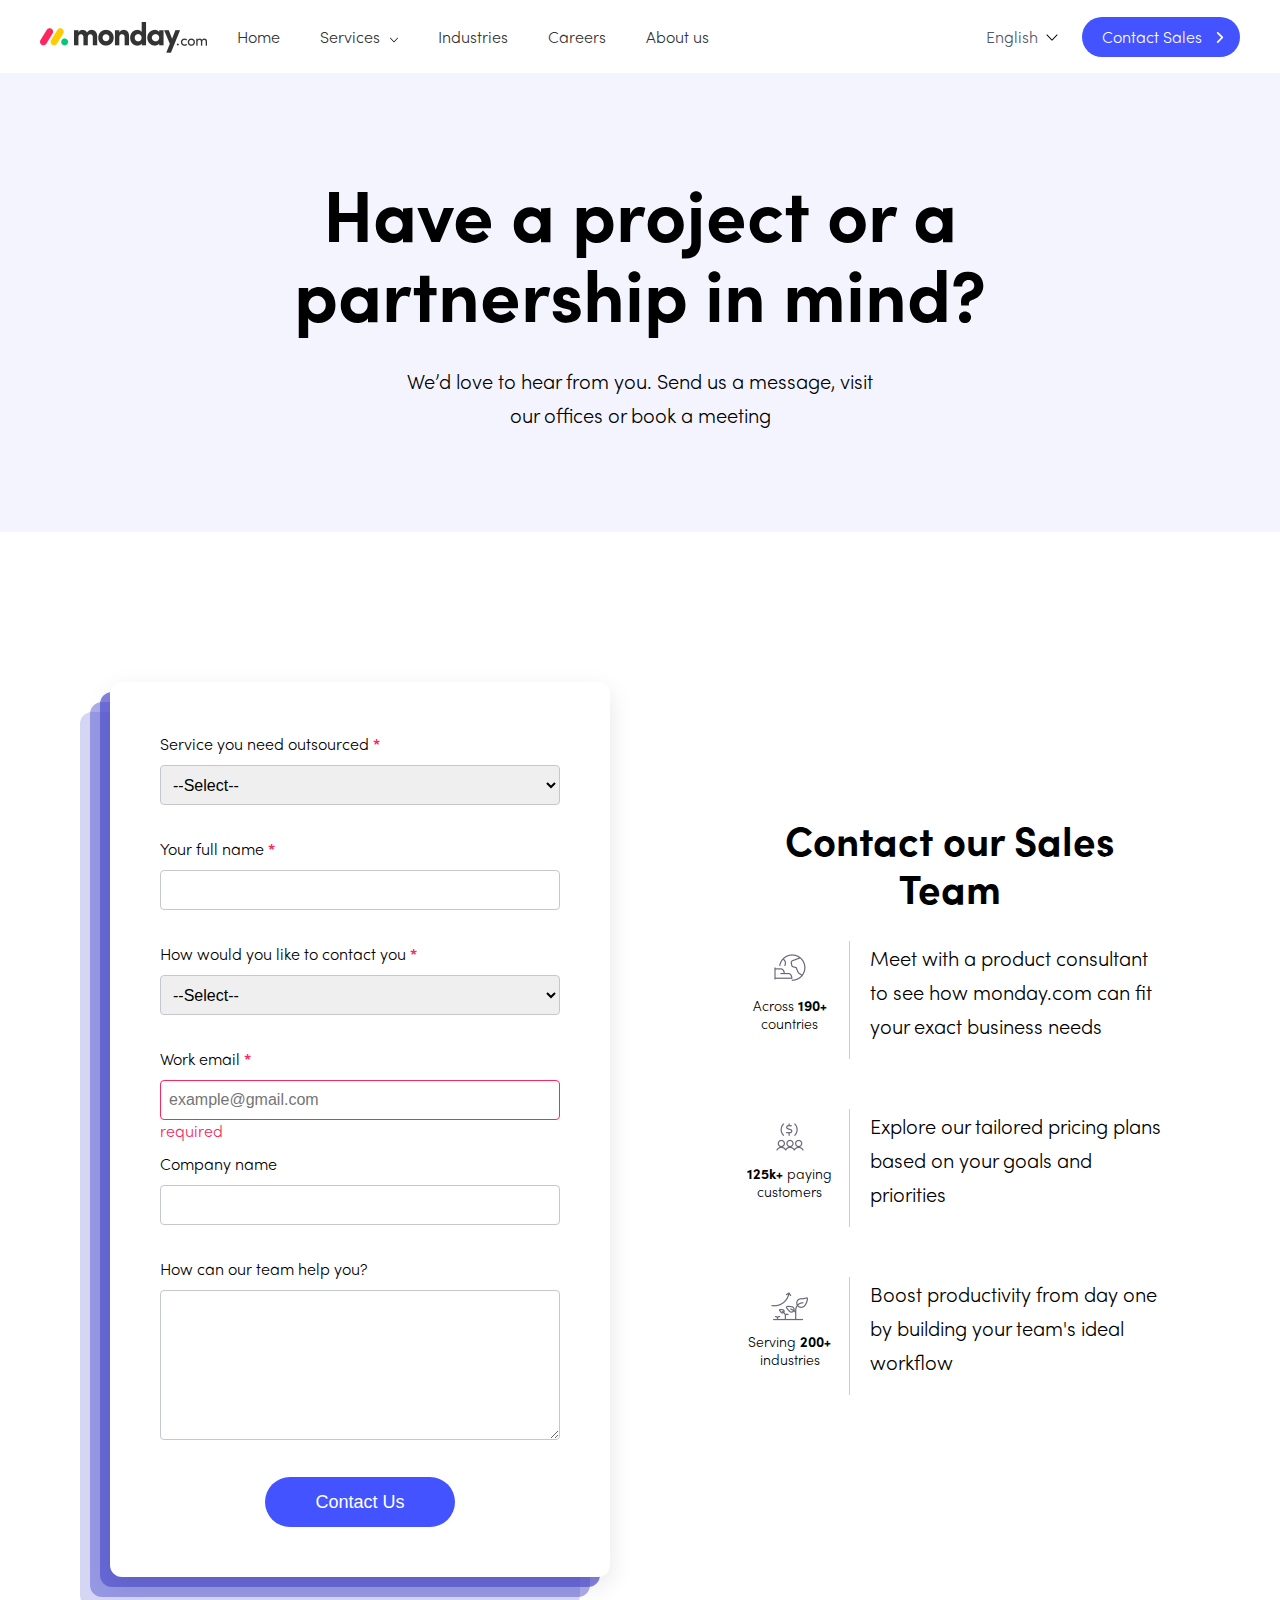
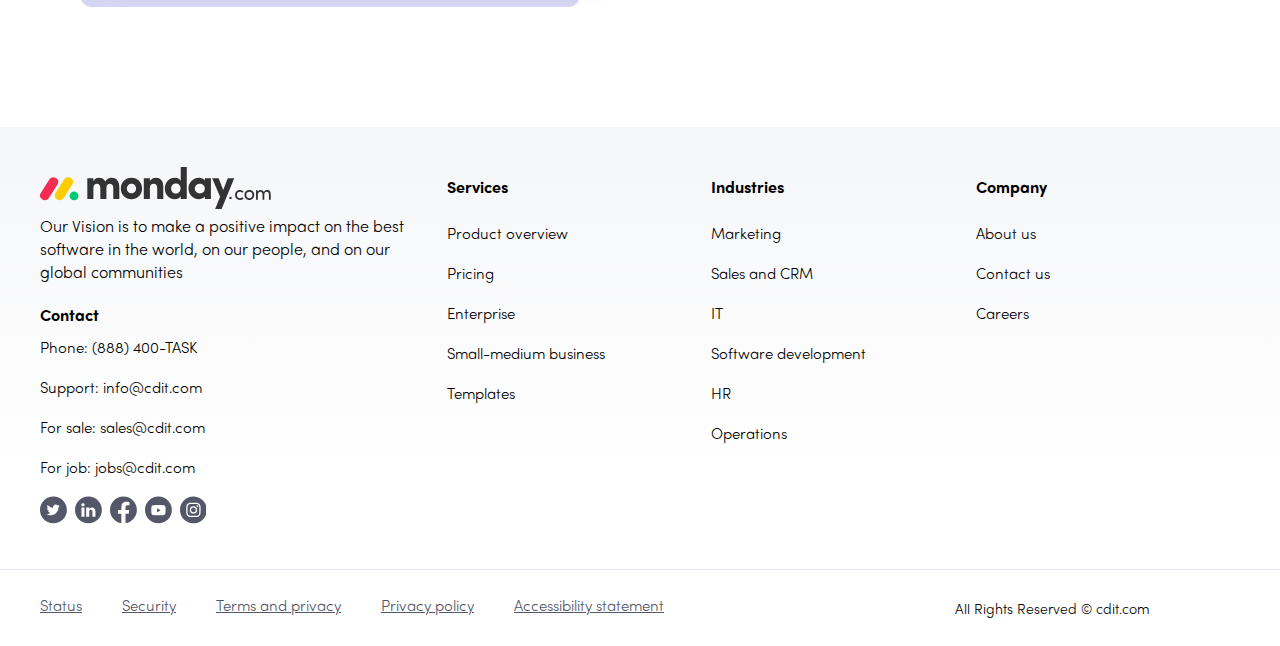
<file: contact.html>
<!DOCTYPE html>
<html lang="en">

<head>
    <meta charset="UTF-8">
    <title>Website title</title>
    <meta name="viewport" content="width=device-width, user-scalable=no">
    <link rel="stylesheet" href="./css/stylelibs.min.css">
    <link rel="stylesheet" href="./css/style.min.css">
</head>

<body>
    <div class="main-container">
        <header id="header">
            <div class="container flex">
                <a href="#" class="logo">
                    <img src="./img/monday-logo-x2.png" alt="">
                </a>
                <nav>
                    <ul class="level1">
                        <li>
                            <a href="#">Home</a>
                        </li>
                        <li>
                            <a href="#">
                                Services
                                <img class="icon" src="./img/arrow-down.svg" alt="">
                            </a>
                            <div class="sub">
                                <div class="container">
                                    <div class="col services-col">
                                        <h2>Services</h2>
                                        <a href="#" class="active" data-id="mobile">
                                            <div class="icon">
                                                <img src="./img/icon-calendar.svg" alt="">
                                            </div>
                                            <div class="right">
                                                <h3>Moblie Development
                                                    <div class="icon-see">
                                                        <img src="./img/icon-arrow-right.svg" alt="">
                                                    </div>
                                                </h3>
                                                <!-- <p>Learn more about the platform, main features, and benefits</p> -->

                                            </div>
                                        </a>
                                        <a href="#" data-id="website">
                                            <div class="icon">
                                                <img src="./img/icon-calendar.svg" alt="">
                                            </div>
                                            <div class="right">
                                                <h3>Web Development
                                                    <div class="icon-see">
                                                        <img class="icon" src="./img/icon-arrow-right.svg" alt="">
                                                    </div>
                                                </h3>
                                                <!-- <p>Learn more about the platform, main features, and benefits</p> -->
                                            </div>
                                        </a>
                                        <a href="#" data-id="ecommerce">
                                            <div class="icon">
                                                <img src="./img/icon-calendar.svg" alt="">
                                            </div>
                                            <div class="right">
                                                <h3>eCommerce Development
                                                    <div class="icon-see">
                                                        <img class="icon" src="./img/icon-arrow-right.svg" alt="">
                                                    </div>
                                                </h3>
                                                <!-- <p>Learn more about the platform, main features, and benefits</p> -->
                                            </div>
                                        </a>

                                    </div>
                                    <div class="border"></div>
                                    <div class="col feature-col mobile active">
                                        <h2>Features</h2>
                                        <a href="./service-mobile.html">
                                            <div class="icon">
                                                <img src="./img/icon-calendar.svg" alt="">
                                            </div>
                                            <div class="right">
                                                <h3>Realtime DB</h3>
                                                <p>Learn more about the platform, main features, and benefits</p>
                                            </div>
                                        </a>
                                        <a href="./service-mobile.html">
                                            <div class="icon">
                                                <img src="./img/icon-calendar.svg" alt="">
                                            </div>
                                            <div class="right">
                                                <h3>Tracking user activity</h3>
                                                <p>Learn more about the platform, main features, and benefits</p>
                                            </div>
                                        </a>
                                        <a href="./service-mobile.html">
                                            <div class="icon">
                                                <img src="./img/icon-calendar.svg" alt="">
                                            </div>
                                            <div class="right">
                                                <h3>Push notification</h3>
                                                <p>Learn more about the platform, main features, and benefits</p>
                                            </div>
                                        </a>
                                        <!-- <a href="./service-mobile.html" class="see-more">See all features <i class="icon"><img class="icon"
													src="./img/arrow-down.svg" alt=""></i></a> -->
                                        <a href="./service-mobile.html">
                                            <div class="icon">
                                                <img src="./img/icon-calendar.svg" alt="">
                                            </div>
                                            <div class="right">
                                                <h3>Content management system</h3>
                                                <p>Learn more about the platform, main features, and benefits</p>
                                            </div>
                                        </a>
                                        <a href="./service-mobile.html">
                                            <div class="icon">
                                                <img src="./img/icon-calendar.svg" alt="">
                                            </div>
                                            <div class="right">
                                                <h3>Multi version</h3>
                                                <p>Learn more about the platform, main features, and benefits</p>
                                            </div>
                                        </a>
                                        <!-- <a href="./service-mobile.html">
											<div class="icon">
												<img src="./img/icon-calendar.svg" alt="">
											</div>
											<div class="right">
												<h3>Multi vendor</h3>
												<p>Learn more about the platform, main features, and benefits</p>
											</div>
										</a> -->
                                    </div>
                                    <div class="col feature-col website" style="display: none;">
                                        <h2>Features</h2>
                                        <a href="./service-web.html">
                                            <div class="icon">
                                                <img src="./img/icon-calendar.svg" alt="">
                                            </div>
                                            <div class="right">
                                                <h3>Content management system</h3>
                                                <p>Learn more about the platform, main features, and benefits</p>
                                            </div>
                                        </a>

                                        <a href="./service-web.html">
                                            <div class="icon">
                                                <img src="./img/icon-calendar.svg" alt="">
                                            </div>
                                            <div class="right">
                                                <h3>Media Management</h3>
                                                <p>Learn more about the platform, main features, and benefits</p>
                                            </div>
                                        </a>
                                        <a href="./service-web.html">
                                            <div class="icon">
                                                <img src="./img/icon-calendar.svg" alt="">
                                            </div>
                                            <div class="right">
                                                <h3>Tracking user activity</h3>
                                                <p>Learn more about the platform, main features, and benefits</p>
                                            </div>
                                        </a>
                                        <!-- <a href="./service-web.html" class="see-more">See all features <i class="icon"><img class="icon"
													src="./img/arrow-down.svg" alt=""></i></a> -->
                                        <a href="./service-web.html">
                                            <div class="icon">
                                                <img src="./img/icon-calendar.svg" alt="">
                                            </div>
                                            <div class="right">
                                                <h3>Realtime DB</h3>
                                                <p>Learn more about the platform, main features, and benefits</p>
                                            </div>
                                        </a>
                                        <a href="./service-web.html">
                                            <div class="icon">
                                                <img src="./img/icon-calendar.svg" alt="">
                                            </div>
                                            <div class="right">
                                                <h3>Multi website</h3>
                                                <p>Learn more about the platform, main features, and benefits</p>
                                            </div>
                                        </a>
                                        <a href="./service-web.html">
                                            <div class="icon">
                                                <img src="./img/icon-calendar.svg" alt="">
                                            </div>
                                            <div class="right">
                                                <h3>Permission</h3>
                                                <p>Learn more about the platform, main features, and benefits</p>
                                            </div>
                                        </a>
                                    </div>
                                    <div class="col feature-col ecommerce" style="display: none;">
                                        <h2>Features</h2>
                                        <a href="#">
                                            <div class="icon">
                                                <img src="./img/icon-calendar.svg" alt="">
                                            </div>
                                            <div class="right">
                                                <h3>Content management system</h3>
                                                <p>Learn more about the platform, main features, and benefits</p>
                                            </div>
                                        </a>

                                        <a href="#">
                                            <div class="icon">
                                                <img src="./img/icon-calendar.svg" alt="">
                                            </div>
                                            <div class="right">
                                                <h3>Multistore</h3>
                                                <p>Learn more about the platform, main features, and benefits</p>
                                            </div>
                                        </a>
                                        <a href="#">
                                            <div class="icon">
                                                <img src="./img/icon-calendar.svg" alt="">
                                            </div>
                                            <div class="right">
                                                <h3>Tracking user activity</h3>
                                                <p>Learn more about the platform, main features, and benefits</p>
                                            </div>
                                        </a>
                                        <a href="#">
                                            <div class="icon">
                                                <img src="./img/icon-calendar.svg" alt="">
                                            </div>
                                            <div class="right">
                                                <h3>Multi report</h3>
                                                <p>Learn more about the platform, main features, and benefits</p>
                                            </div>
                                        </a>
                                        <a href="#">
                                            <div class="icon">
                                                <img src="./img/icon-calendar.svg" alt="">
                                            </div>
                                            <div class="right">
                                                <h3>Promotion</h3>
                                                <p>Learn more about the platform, main features, and benefits</p>
                                            </div>
                                        </a>
                                        <a href="#">
                                            <div class="icon">
                                                <img src="./img/icon-calendar.svg" alt="">
                                            </div>
                                            <div class="right">
                                                <h3>Store warehouse</h3>
                                                <p>Learn more about the platform, main features, and benefits</p>
                                            </div>
                                        </a>
                                        <a href="#" class="see-more">See all features <i class="icon"><img class="icon"
                                                    src="./img/arrow-down.svg" alt=""></i></a>
                                    </div>
                                    <div class="border"></div>
                                    <div class="col">
                                        <h2>Why cdit.vn?</h2>
                                        <a href="#">
                                            <div class="icon">
                                                <img src="./img/icon-calendar.svg" alt="">
                                            </div>
                                            <div class="right">
                                                <h3>Customer</h3>
                                                <p>Learn more about the platform, main features, and benefits</p>
                                            </div>
                                        </a>
                                        <a href="#">
                                            <div class="icon">
                                                <img src="./img/icon-calendar.svg" alt="">
                                            </div>
                                            <div class="right">
                                                <h3>Review</h3>
                                                <p>Learn more about the platform, main features, and benefits</p>
                                            </div>
                                        </a>
                                        <a href="#">
                                            <div class="icon">
                                                <img src="./img/icon-calendar.svg" alt="">
                                            </div>
                                            <div class="right">
                                                <h3>Functional</h3>
                                                <p>Learn more about the platform, main features, and benefits</p>
                                            </div>
                                        </a>
                                    </div>
                                </div>
                            </div>
                        </li>
                        <li>
                            <a href="#">Industries</a>
                        </li>
                        <li>
                            <a href="./careers.html">
                                Careers
                            </a>
                        </li>
                        <li>
                            <a href="./about.html">
                                About us
                            </a>
                        </li>
                    </ul>
                </nav>
                <div class="header-right">
                    <div class="lang">
                        <a href="#" class="head">
                            English
                            <i class="icon"><img width="10" height="10" data-src="./img/arrow-down.svg" alt="" /></i>
                        </a>
                    </div>
                    <!-- <a href="#">Log in</a> -->
                    <a href="#" class="btn round">Contact Sales
                        <i class="icon" src="./img/icon-arrow-right.svg">
                            <svg xmlns="http://www.w3.org/2000/svg" width="8" height="14" viewBox="0 0 8 14">
                                <path
                                    d="M.313 12.045l5.113-5.112L.313 1.821A1.065 1.065 0 1 1 1.82.312L7.687 6.18a1.064 1.064 0 0 1 0 1.508L1.82 13.554a1.065 1.065 0 1 1-1.507-1.508z">
                                </path>
                            </svg>
                        </i>
                    </a>
                </div>
            </div>
        </header>
        <div id="overlay"></div>
        <main id="main" class="contact">
            <section class="cdi-banner">
                <div class="container">
                    <h1 class="h1">Have a project or a partnership in mind?</h1>
                    <p class="p">We’d love to hear from you. Send us a message, visit our offices or book a
                        meeting</p>
                </div>
            </section>
            <section class="section1">
                <div class="container">
                    <div class="row">
                        <div class="col-md-6 left">
                            <div class="form-group">
                                <div class="bg-group">
                                    <div class="bg1 bg"></div>
                                    <div class="bg2 bg"></div>
                                    <div class="bg3 bg"></div>
                                </div>
                                <form action="" class="form">
                                    <label class="full">
                                        <span>Service you need outsourced <strong class="required-badge">*</strong></span>
                                        <select name="" id="">
                                            <option value="">--Select--</option>
                                            <option value="">IOS App Development</option>
                                            <option value="">Android App Development</option>
                                            <option value="">Website Designing & Development</option>
                                            <option value="">Blokchain Development</option>
                                            <option value="">E-Commerce</option>
                                            <option value="">UX-UI</option>
                                            <option value="">For StartUps</option>
                                        </select>
                                    </label>
                                    <label>
                                        <span>Your full name <strong class="required-badge">*</strong></span>
                                        <input type="text">
                                    </label>
                                    <label>
                                        <span>How would you like to contact you <strong class="required-badge">*</strong></span>
                                        <select name="" id="">
                                            <option value="">--Select--</option>
                                            <option value="">Emai</option>
                                            <option value="">By Phone</option>
                                            <option value="">Skype</option>
                                            <option value="">Telegram</option>
                                            <option value="">Whatsapp</option>
                                        </select>
                                    </label>
                                    <label>
                                        <span>Work email <strong class="required-badge">*</strong></span>
                                        <input type="text" class="input-required" placeholder="example@gmail.com">
                                        <div class="error-text">required</div>
                                    </label>
                                    <label>
                                        <span>Company name</span>
                                        <input type="text">
                                    </label>
                                    <label class="full">
                                        <span>How can our team help you?</span>
                                        <textarea name="" id="" cols="30" rows="10"></textarea>
                                    </label>
                                    <div class="flex -center-x w-100">
                                        <button class="btn -round -lg">Contact Us</button>
                                    </div>
                                </form>
                            </div>
                        </div>

                        <div class="col-md-6 content-right flex -center-y">
                            <div class="wrap ">
                                <h1 class="h2">Contact our Sales Team</h1>
                                <div class="item">
                                    <div class="left">
                                        <img src="./img/contact/countries_icon.png" alt="">
                                        <p>Across <b>190+</b> countries</p>
                                    </div>
                                    <div class="right">
                                        <p>Meet with a product consultant to see how monday.com can fit your exact
                                            business
                                            needs</p>
                                    </div>
                                </div>
                                <div class="item">
                                    <div class="left">
                                        <img src="./img/contact/customers_icon.png" alt="">
                                        <p><b>125k+</b> paying customers</p>
                                    </div>
                                    <div class="right">
                                        <p>Explore our tailored pricing plans based on your goals and priorities</p>
                                    </div>
                                </div>
                                <div class="item">
                                    <div class="left">
                                        <img src="./img/contact/industries_icon.png" alt="">
                                        <p>Serving <b>200+</b> industries</p>
                                    </div>
                                    <div class="right">
                                        <p>Boost productivity from day one by building your team's ideal workflow</p>
                                    </div>
                                </div>
                                <!-- <p class="note">For general questions visit our <a href="#" class="blue underline">Help
                                        Center</a></p>
                                <p><b>Trusted by top companies and brands</b></p>
                                <div class="list">
                                    <img src="./img/contact/uber.png" alt="">
                                    <img src="./img/contact/bbc.png" alt="">
                                    <img src="./img/contact/paypal.png" alt="">
                                    <img src="./img/contact/bosch.png" alt="">
                                    <img src="./img/contact/wix.png" alt="">
                                </div> -->

                            </div>
                        </div>
                    </div>
                </div>
            </section>
        </main>
        <footer id="footer">
            <div class="container top">
                <div class="row">
                    <div class="col-md-4">
                        <a href="#" class="logo">
                            <img src="./img/icon-logo.svg" alt="">
                        </a>
                        <p class="des">Our Vision is to make a positive impact on the best software in the world, on our
                            people, and on our global communities</p>
                        <!-- <div class="flex">
							<a href="#">
								<img src="./img/icon-apple.svg" alt="">
							</a>
							<a href="#">
								<img src="./img/google-store.svg" alt="">
							</a>
						</div> -->
                        <h2 style="margin-bottom: 10px;margin-top: 20px;">Contact</h2>
                        <ul>
                            <li><a href="#">Phone: (888) 400-TASK</a></li>
                            <li><a href="#">Support: info@cdit.com</a></li>
                            <li><a href="#">For sale: sales@cdit.com</a></li>
                            <li><a href="#">For job: jobs@cdit.com</a></li>
                        </ul>
                        <div class="flex icon-group">
                            <a href="#">
                                <img src="./img/icon-twitter.svg" alt="">
                            </a>
                            <a href="#">
                                <img src="./img/icon-linked.svg" alt="">
                            </a>
                            <a href="#">
                                <img src="./img/icon-facebook.svg" alt="">
                            </a>
                            <a href="#">
                                <img src="./img/icon-ytb.svg" alt="">
                            </a>
                            <a href="#">
                                <img src="./img/icon-instagram.svg" alt="">
                            </a>
                        </div>


                    </div>
                    <div class="row col-md-8">
                        <div class="col-md-4">
                            <h2>Services</h2>
                            <ul>
                                <li><a href="#">Product overview</a></li>
                                <li><a href="#">Pricing</a></li>
                                <li><a href="#">Enterprise</a></li>
                                <li><a href="#">Small-medium business</a></li>
                                <li><a href="#">Templates</a></li>

                            </ul>
                        </div>

                        <div class="col-md-4">
                            <h2>Industries</h2>
                            <ul>
                                <li><a href="#">Marketing</a></li>
                                <li><a href="#">Sales and CRM</a></li>
                                <li><a href="#">IT</a></li>
                                <li><a href="#">Software development</a></li>
                                <li><a href="#">HR</a></li>
                                <li><a href="#">Operations</a></li>
                            </ul>
                        </div>
                        <div class="col-md-4">
                            <h2>Company</h2>
                            <ul>
                                <li><a href="#">About us</a></li>
                                <li><a href="#">Contact us</a></li>
                                <li><a href="#">Careers</a></li>
                            </ul>

                        </div>
                    </div>
                </div>
            </div>
            <div class="bottom">
                <div class="container">
                    <div class="row">
                        <div class="col-md-9 left">
                            <a href="#">Status</a>
                            <a href="#">Security</a>
                            <!-- <div class="icon-group">
								<a href="#">
									<img src="./img/iso-logo1.png" alt="">
								</a>
								<a href="#">
									<img src="./img/gdpr-logo.png" alt="">
								</a>
								<a href="#">
									<img src="./img/soc-logo.png" alt="">
								</a>
								<a href="#">
									<img src="./img/hipaa-logo.png" alt="">
								</a>
							</div> -->

                            <a href="#">Terms and privacy</a>
                            <a href="#">Privacy policy</a>
                            <a href="#">Accessibility statement</a>
                        </div>
                        <div class="right col-md-3">
                            <p class="copyright">All Rights Reserved © cdit.com</p>

                        </div>
                    </div>
                </div>
            </div>
        </footer>
    </div>
    <div id="page-loading"></div>
    <!-- Messenger Chat Plugin Code -->
    <div id="fb-root"></div>

    <!-- Your Chat Plugin code -->
    <div id="fb-customer-chat" class="fb-customerchat">
    </div>

    <script>
        var chatbox = document.getElementById('fb-customer-chat');
        chatbox.setAttribute("page_id", "1079095445454363");
        chatbox.setAttribute("attribution", "biz_inbox");

        window.fbAsyncInit = function () {
            FB.init({
                xfbml: true,
                version: 'v11.0'
            });
        };

        (function (d, s, id) {
            var js, fjs = d.getElementsByTagName(s)[0];
            if (d.getElementById(id)) return;
            js = d.createElement(s); js.id = id;
            js.src = 'https://connect.facebook.net/en_US/sdk/xfbml.customerchat.js';
            fjs.parentNode.insertBefore(js, fjs);
        }(document, 'script', 'facebook-jssdk'));
    </script>
    <script src="./js/jslib.min.js"></script>
    <script src="./js/main.js"></script>
</body>

</html>
</file>
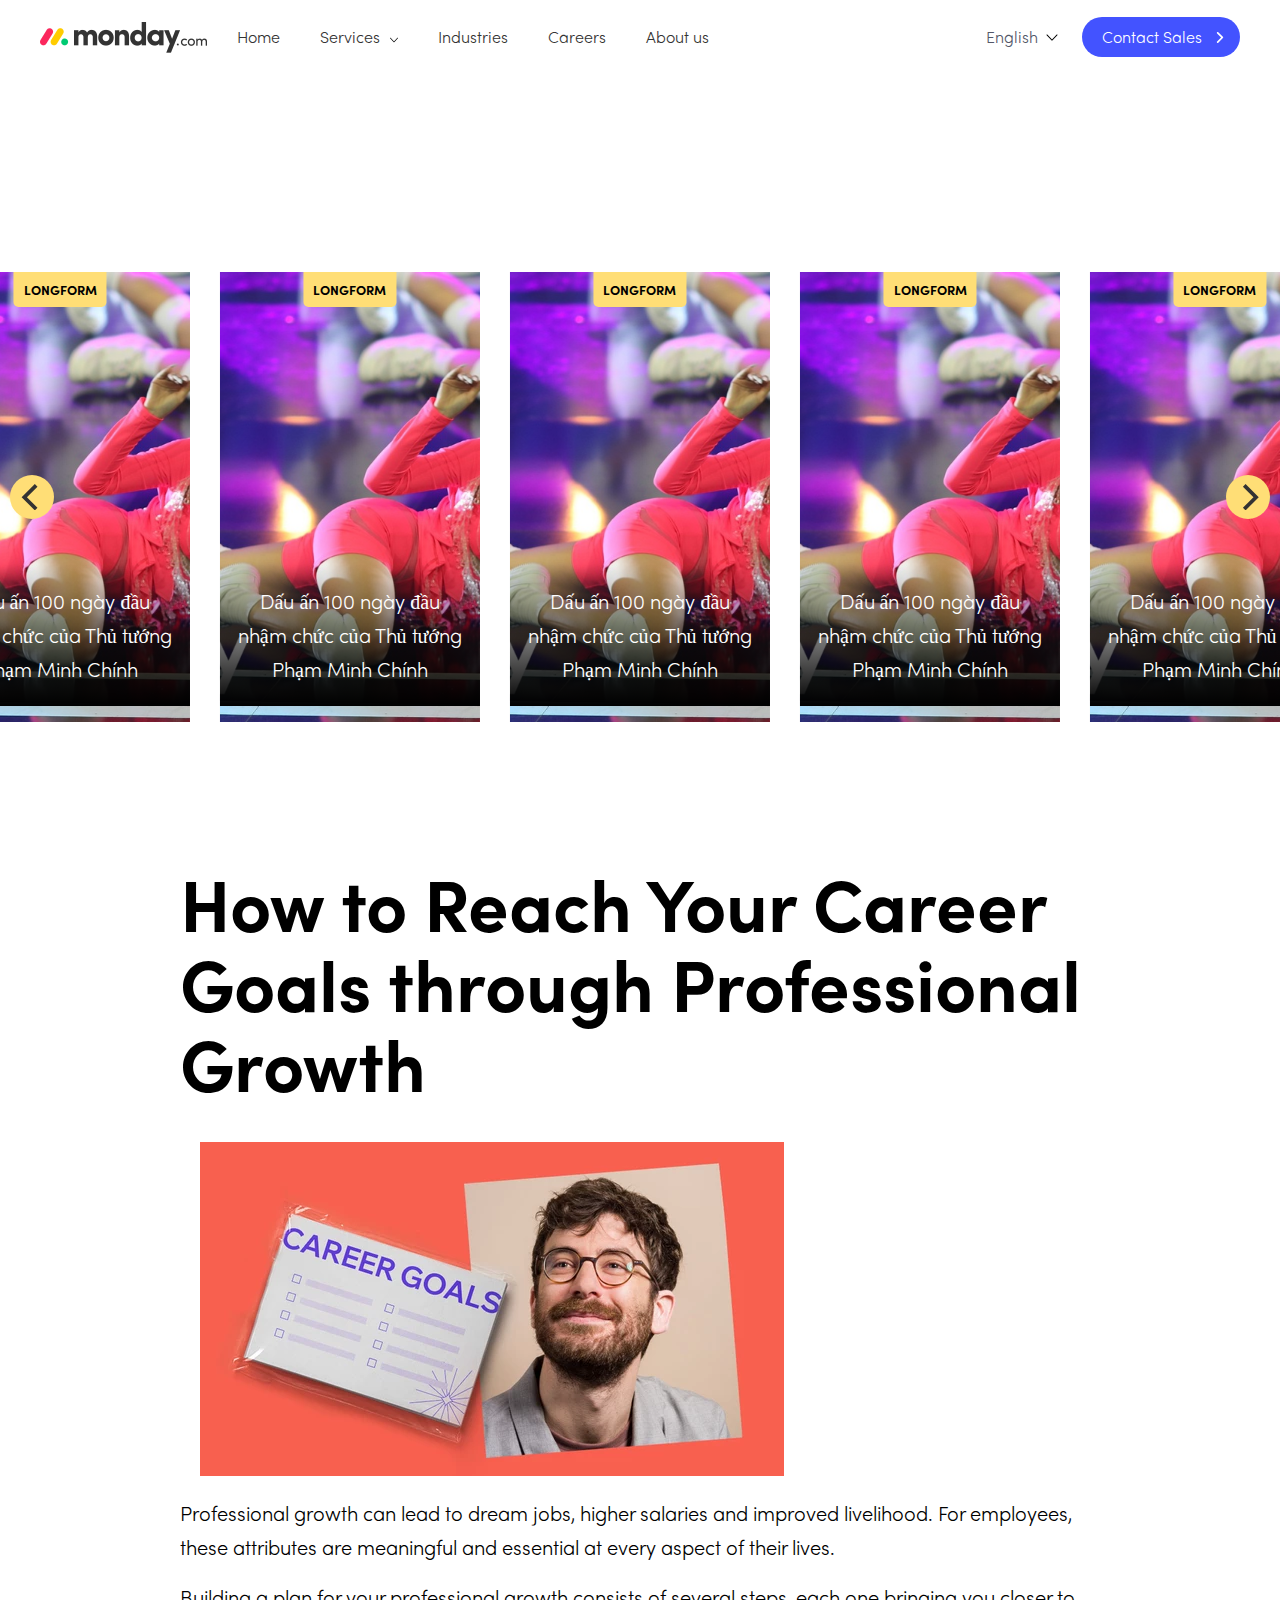
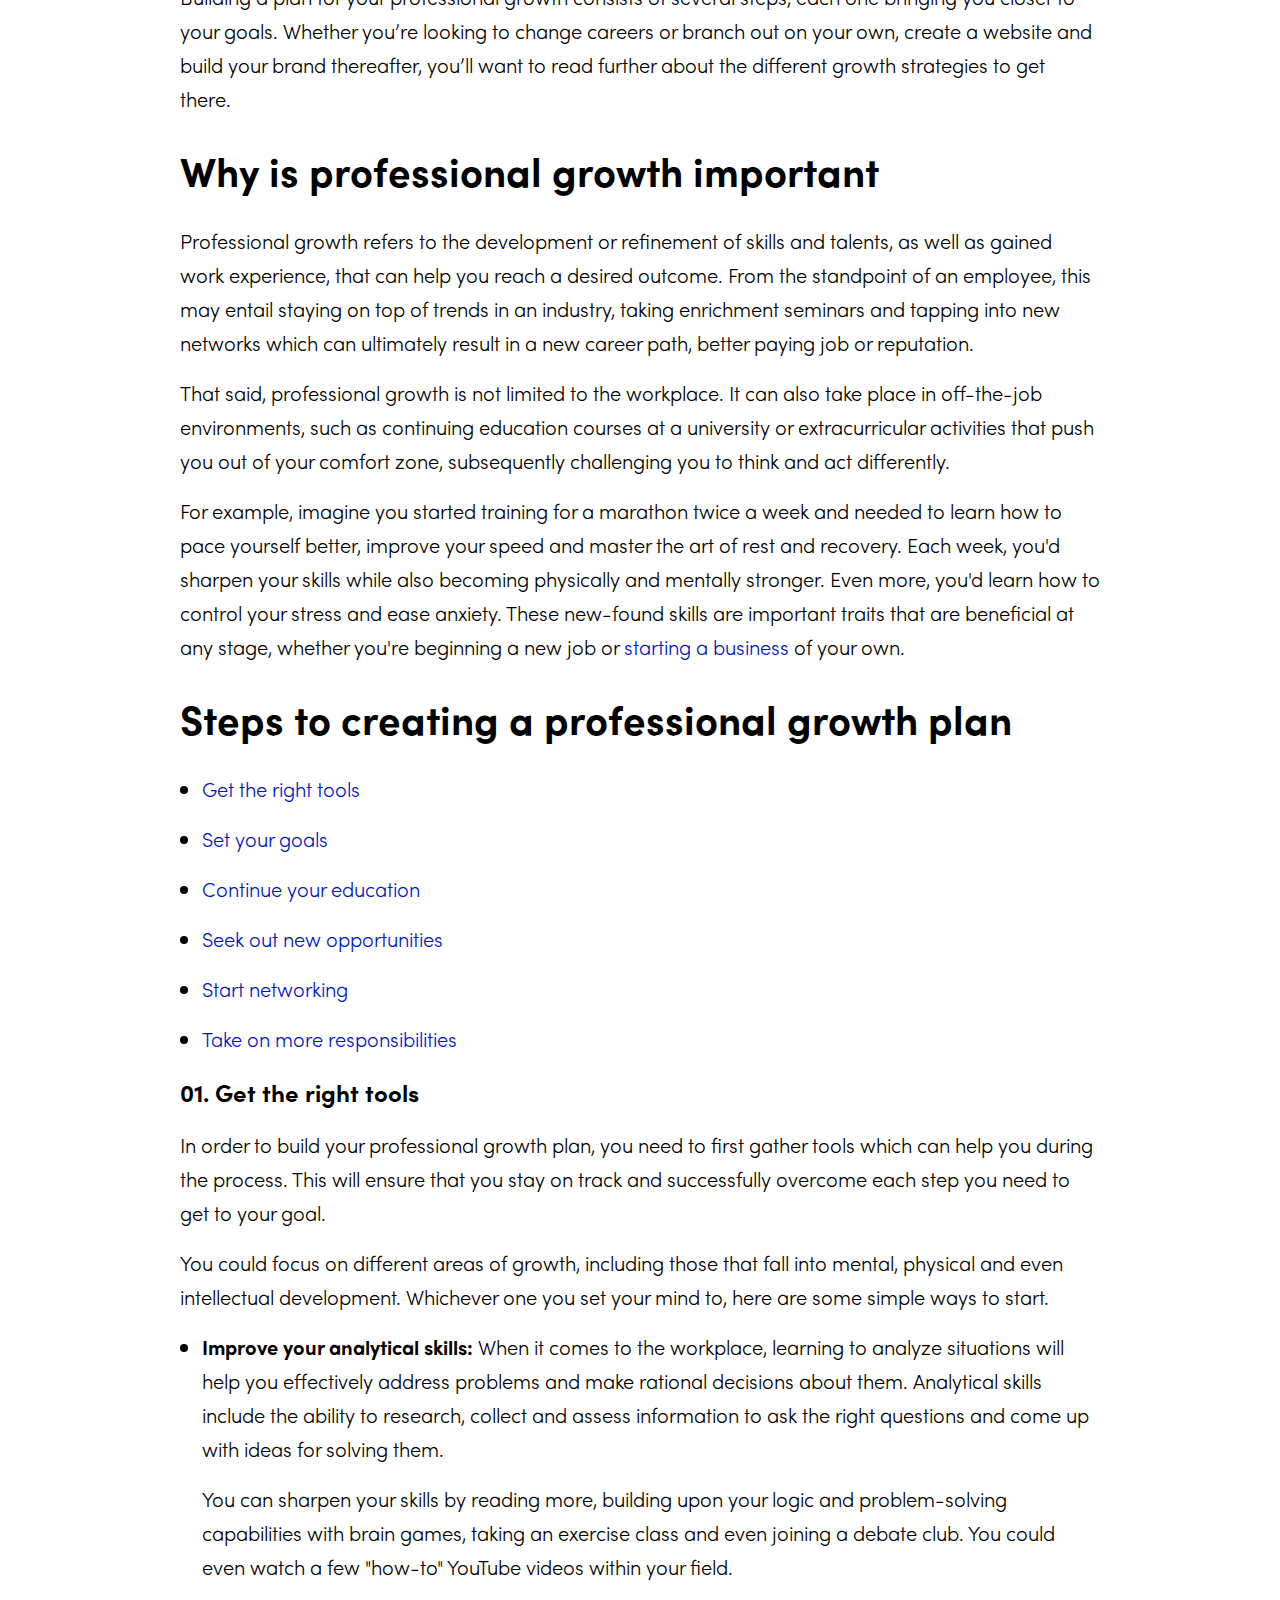
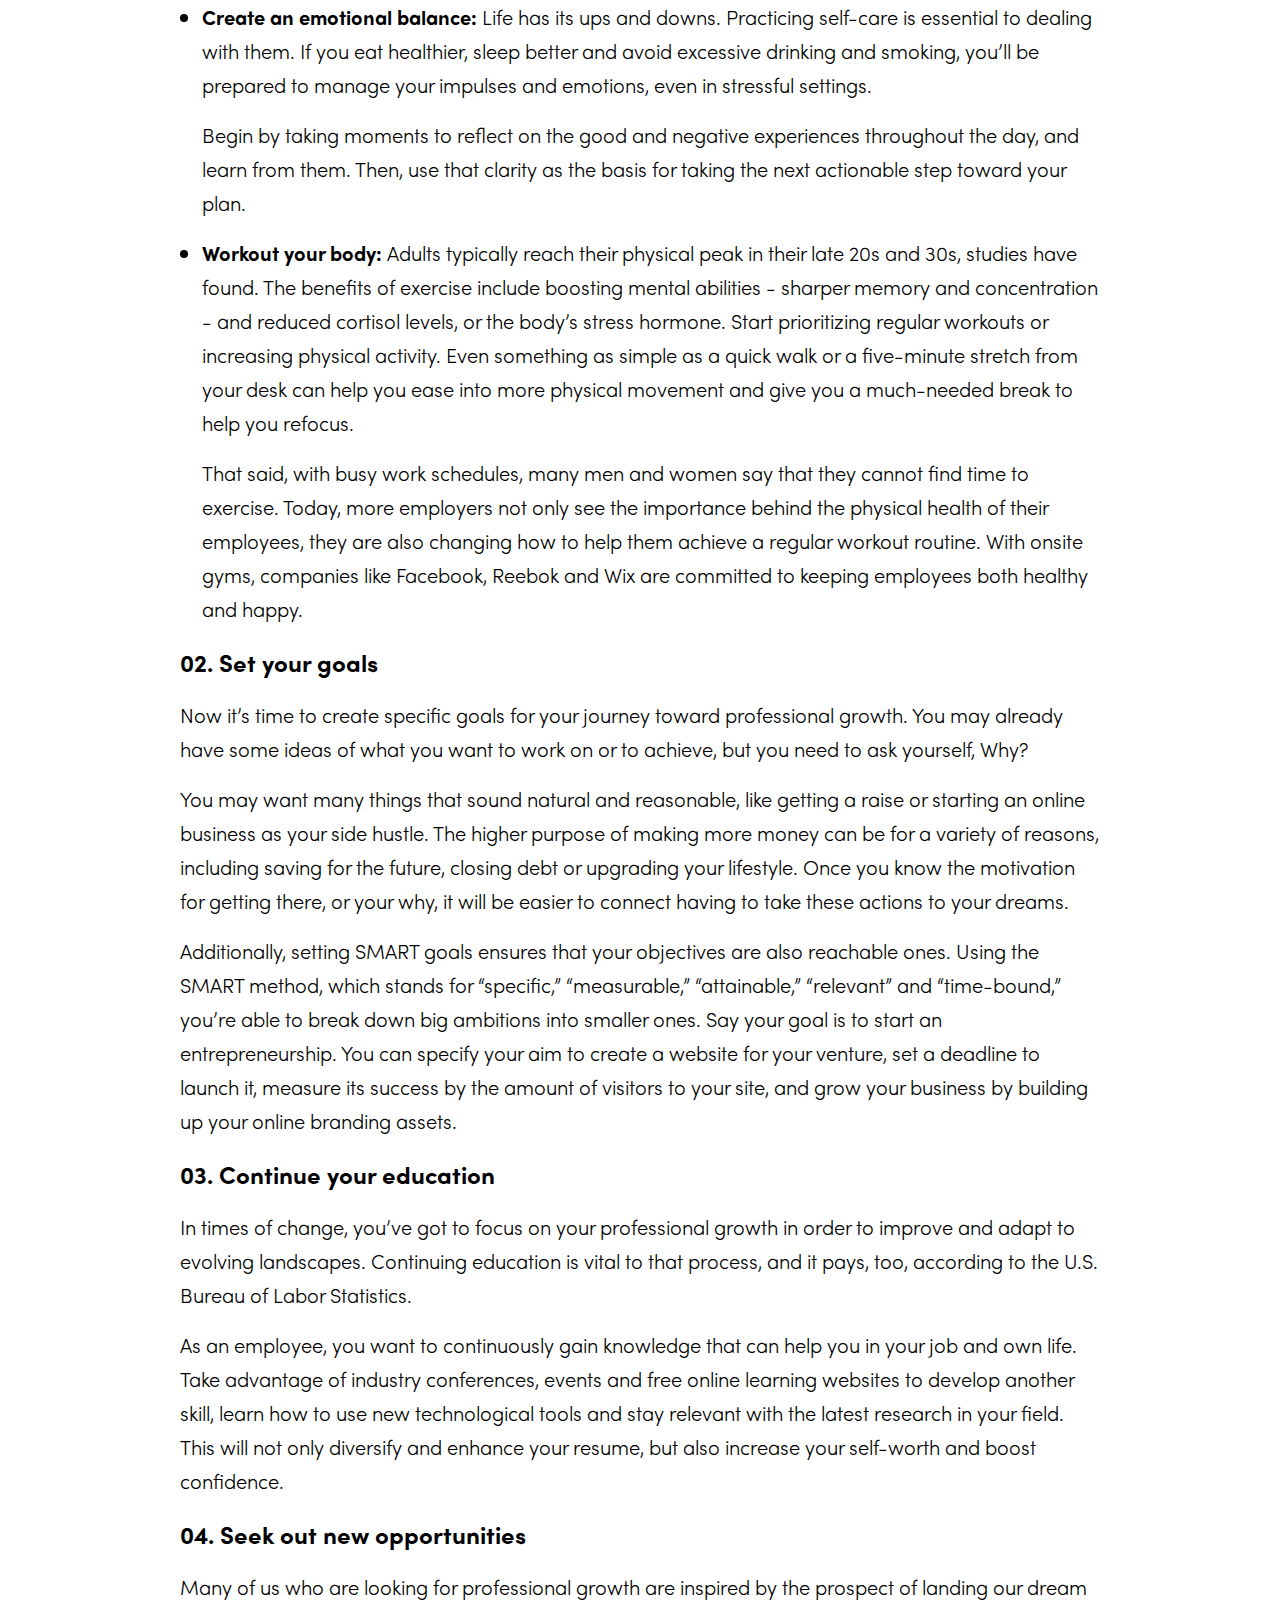
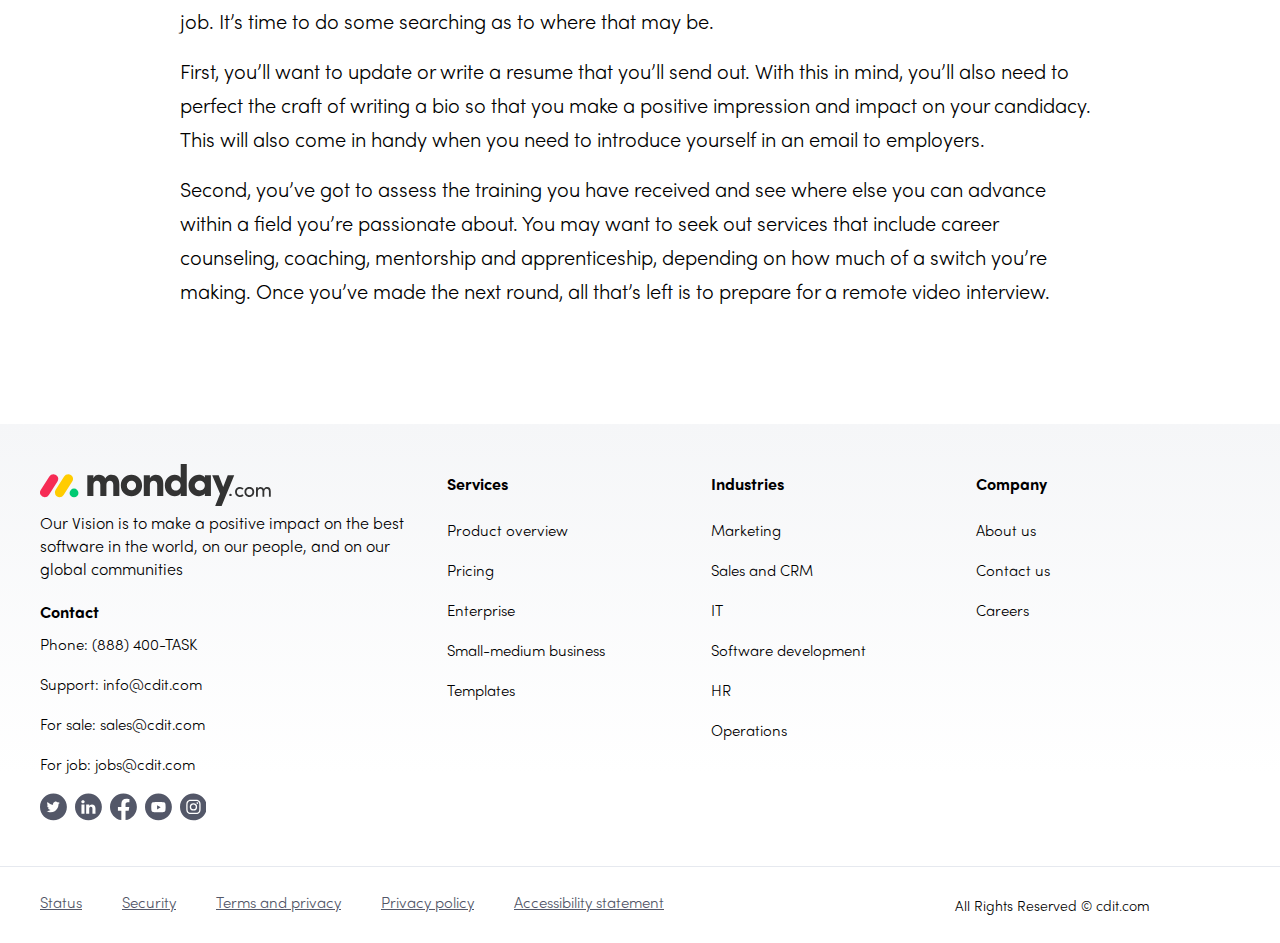
<file: industries.html>
<!DOCTYPE html>
<html lang="en">

<head>
    <meta charset="UTF-8">
    <title>Website title</title>
    <meta name="viewport" content="width=device-width, user-scalable=no">
    <link rel="stylesheet" href="./css/stylelibs.min.css">
    <link rel="stylesheet" href="./css/style.min.css">
</head>

<body class="industries">
    <div class="main-container">
        <header id="header">
            <div class="container flex">
                <a href="#" class="logo">
                    <img src="./img/monday-logo-x2.png" alt="">
                </a>
                <nav>
                    <ul class="level1">
                        <li>
                            <a href="#">Home</a>
                        </li>
                        <li>
                            <a href="#">
                                Services
                                <img class="icon" src="./img/arrow-down.svg" alt="">
                            </a>
                            <div class="sub">
                                <div class="container">
                                    <div class="col services-col">
                                        <h2>Services</h2>
                                        <a href="#" class="active" data-id="mobile">
                                            <div class="icon">
                                                <img src="./img/icon-calendar.svg" alt="">
                                            </div>
                                            <div class="right">
                                                <h3>Moblie Development
                                                    <div class="icon-see">
                                                        <img src="./img/icon-arrow-right.svg" alt="">
                                                    </div>
                                                </h3>
                                                <!-- <p>Learn more about the platform, main features, and benefits</p> -->

                                            </div>
                                        </a>
                                        <a href="#" data-id="website">
                                            <div class="icon">
                                                <img src="./img/icon-calendar.svg" alt="">
                                            </div>
                                            <div class="right">
                                                <h3>Web Development
                                                    <div class="icon-see">
                                                        <img class="icon" src="./img/icon-arrow-right.svg" alt="">
                                                    </div>
                                                </h3>
                                                <!-- <p>Learn more about the platform, main features, and benefits</p> -->
                                            </div>
                                        </a>
                                        <a href="#" data-id="ecommerce">
                                            <div class="icon">
                                                <img src="./img/icon-calendar.svg" alt="">
                                            </div>
                                            <div class="right">
                                                <h3>eCommerce Development
                                                    <div class="icon-see">
                                                        <img class="icon" src="./img/icon-arrow-right.svg" alt="">
                                                    </div>
                                                </h3>
                                                <!-- <p>Learn more about the platform, main features, and benefits</p> -->
                                            </div>
                                        </a>
                                        <!-- <a href="#" data-id="design">
                                            <div class="icon">
                                                <img src="./img/icon-calendar.svg" alt="">
                                            </div>
                                            <div class="right">
                                                <h3>Design Service 
                                                    <div class="icon-see">
                                                        <img class="icon" src="./img/icon-arrow-right.svg" alt="">
                                                    </div>
                                                </h3>
                                            </div>
                                        </a>
                                        <a href="#" data-id="digital">
                                            <div class="icon">
                                                <img src="./img/icon-calendar.svg" alt="">
                                            </div>
                                            <div class="right">
                                                <h3>Digital Marketing 
                                                    <div class="icon-see">
                                                        <img class="icon" src="./img/icon-arrow-right.svg" alt="">
                                                    </div>
                                                </h3>
                                            </div>
                                        </a> -->

                                    </div>
                                    <div class="border"></div>
                                    <div class="col feature-col mobile active">
                                        <h2>Features</h2>
                                        <a href="#">
                                            <div class="icon">
                                                <img src="./img/icon-calendar.svg" alt="">
                                            </div>
                                            <div class="right">
                                                <h3>Realtime DB</h3>
                                                <p>Learn more about the platform, main features, and benefits</p>
                                            </div>
                                        </a>
                                        <a href="#">
                                            <div class="icon">
                                                <img src="./img/icon-calendar.svg" alt="">
                                            </div>
                                            <div class="right">
                                                <h3>Tracking user activity</h3>
                                                <p>Learn more about the platform, main features, and benefits</p>
                                            </div>
                                        </a>
                                        <a href="#">
                                            <div class="icon">
                                                <img src="./img/icon-calendar.svg" alt="">
                                            </div>
                                            <div class="right">
                                                <h3>Push notification</h3>
                                                <p>Learn more about the platform, main features, and benefits</p>
                                            </div>
                                        </a>
                                        <!-- <a href="#" class="see-more">See all features <i class="icon"><img class="icon"
													src="./img/arrow-down.svg" alt=""></i></a> -->
                                        <a href="#">
                                            <div class="icon">
                                                <img src="./img/icon-calendar.svg" alt="">
                                            </div>
                                            <div class="right">
                                                <h3>Content management system</h3>
                                                <p>Learn more about the platform, main features, and benefits</p>
                                            </div>
                                        </a>
                                        <a href="#">
                                            <div class="icon">
                                                <img src="./img/icon-calendar.svg" alt="">
                                            </div>
                                            <div class="right">
                                                <h3>Multi version</h3>
                                                <p>Learn more about the platform, main features, and benefits</p>
                                            </div>
                                        </a>
                                        <!-- <a href="#">
											<div class="icon">
												<img src="./img/icon-calendar.svg" alt="">
											</div>
											<div class="right">
												<h3>Multi vendor</h3>
												<p>Learn more about the platform, main features, and benefits</p>
											</div>
										</a> -->
                                    </div>
                                    <div class="col feature-col website" style="display: none;">
                                        <h2>Features</h2>
                                        <a href="#">
                                            <div class="icon">
                                                <img src="./img/icon-calendar.svg" alt="">
                                            </div>
                                            <div class="right">
                                                <h3>Content management system</h3>
                                                <p>Learn more about the platform, main features, and benefits</p>
                                            </div>
                                        </a>

                                        <a href="#">
                                            <div class="icon">
                                                <img src="./img/icon-calendar.svg" alt="">
                                            </div>
                                            <div class="right">
                                                <h3>Media Management</h3>
                                                <p>Learn more about the platform, main features, and benefits</p>
                                            </div>
                                        </a>
                                        <a href="#">
                                            <div class="icon">
                                                <img src="./img/icon-calendar.svg" alt="">
                                            </div>
                                            <div class="right">
                                                <h3>Tracking user activity</h3>
                                                <p>Learn more about the platform, main features, and benefits</p>
                                            </div>
                                        </a>
                                        <!-- <a href="#" class="see-more">See all features <i class="icon"><img class="icon"
													src="./img/arrow-down.svg" alt=""></i></a> -->
                                        <a href="#">
                                            <div class="icon">
                                                <img src="./img/icon-calendar.svg" alt="">
                                            </div>
                                            <div class="right">
                                                <h3>Realtime DB</h3>
                                                <p>Learn more about the platform, main features, and benefits</p>
                                            </div>
                                        </a>
                                        <a href="#">
                                            <div class="icon">
                                                <img src="./img/icon-calendar.svg" alt="">
                                            </div>
                                            <div class="right">
                                                <h3>Multi website</h3>
                                                <p>Learn more about the platform, main features, and benefits</p>
                                            </div>
                                        </a>
                                        <a href="#">
                                            <div class="icon">
                                                <img src="./img/icon-calendar.svg" alt="">
                                            </div>
                                            <div class="right">
                                                <h3>Permission</h3>
                                                <p>Learn more about the platform, main features, and benefits</p>
                                            </div>
                                        </a>
                                    </div>
                                    <div class="col feature-col ecommerce" style="display: none;">
                                        <h2>Features</h2>
                                        <a href="#">
                                            <div class="icon">
                                                <img src="./img/icon-calendar.svg" alt="">
                                            </div>
                                            <div class="right">
                                                <h3>Content management system</h3>
                                                <p>Learn more about the platform, main features, and benefits</p>
                                            </div>
                                        </a>

                                        <a href="#">
                                            <div class="icon">
                                                <img src="./img/icon-calendar.svg" alt="">
                                            </div>
                                            <div class="right">
                                                <h3>Multistore</h3>
                                                <p>Learn more about the platform, main features, and benefits</p>
                                            </div>
                                        </a>
                                        <a href="#">
                                            <div class="icon">
                                                <img src="./img/icon-calendar.svg" alt="">
                                            </div>
                                            <div class="right">
                                                <h3>Tracking user activity</h3>
                                                <p>Learn more about the platform, main features, and benefits</p>
                                            </div>
                                        </a>
                                        <a href="#">
                                            <div class="icon">
                                                <img src="./img/icon-calendar.svg" alt="">
                                            </div>
                                            <div class="right">
                                                <h3>Multi report</h3>
                                                <p>Learn more about the platform, main features, and benefits</p>
                                            </div>
                                        </a>
                                        <a href="#">
                                            <div class="icon">
                                                <img src="./img/icon-calendar.svg" alt="">
                                            </div>
                                            <div class="right">
                                                <h3>Promotion</h3>
                                                <p>Learn more about the platform, main features, and benefits</p>
                                            </div>
                                        </a>
                                        <a href="#">
                                            <div class="icon">
                                                <img src="./img/icon-calendar.svg" alt="">
                                            </div>
                                            <div class="right">
                                                <h3>Store warehouse</h3>
                                                <p>Learn more about the platform, main features, and benefits</p>
                                            </div>
                                        </a>
                                        <a href="#" class="see-more">See all features <i class="icon"><img class="icon"
                                                    src="./img/arrow-down.svg" alt=""></i></a>
                                    </div>
                                    <div class="border"></div>
                                    <div class="col">
                                        <h2>Why cdit.vn?</h2>
                                        <a href="#">
                                            <div class="icon">
                                                <img src="./img/icon-calendar.svg" alt="">
                                            </div>
                                            <div class="right">
                                                <h3>Customer</h3>
                                                <p>Learn more about the platform, main features, and benefits</p>
                                            </div>
                                        </a>
                                        <a href="#">
                                            <div class="icon">
                                                <img src="./img/icon-calendar.svg" alt="">
                                            </div>
                                            <div class="right">
                                                <h3>Review</h3>
                                                <p>Learn more about the platform, main features, and benefits</p>
                                            </div>
                                        </a>
                                        <a href="#">
                                            <div class="icon">
                                                <img src="./img/icon-calendar.svg" alt="">
                                            </div>
                                            <div class="right">
                                                <h3>Functional</h3>
                                                <p>Learn more about the platform, main features, and benefits</p>
                                            </div>
                                        </a>
                                    </div>
                                </div>
                            </div>
                        </li>
                        <li>
                            <a href="#">Industries</a>
                        </li>
                        <li>
                            <a href="#">
                                Careers
                            </a>
                        </li>
                        <li>
                            <a href="#">
                                About us
                            </a>
                        </li>
                    </ul>
                </nav>
                <div class="header-right">
                    <div class="lang">
                        <a href="#" class="head">
                            English
                            <i class="icon"><img width="10" height="10" data-src="./img/arrow-down.svg" alt="" /></i>
                        </a>
                    </div>
                    <!-- <a href="#">Log in</a> -->
                    <a href="#" class="btn round">Contact Sales
                        <i class="icon" src="./img/icon-arrow-right.svg">
                            <svg xmlns="http://www.w3.org/2000/svg" width="8" height="14" viewBox="0 0 8 14">
                                <path
                                    d="M.313 12.045l5.113-5.112L.313 1.821A1.065 1.065 0 1 1 1.82.312L7.687 6.18a1.064 1.064 0 0 1 0 1.508L1.82 13.554a1.065 1.065 0 1 1-1.507-1.508z">
                                </path>
                            </svg>
                        </i>
                    </a>
                </div>
            </div>
        </header>
        <div id="overlay"></div>
        <main id="main" class="">
            <section class="section1">
                <div class="carousel">
                    <a href="#" class="carousel-cell">
                        <div class="tag">LONGFORM</div>
                        <div class="cover">
                            <img src="./img/industries/z2590237467700_355b478c6d93c616b37d342a931a35d6_1__1.jpg" alt="">
                        </div>
                        <div class="name">Dấu ấn 100 ngày đầu nhậm chức của Thủ tướng Phạm Minh Chính</div>
                    </a>
                    <a href="#" class="carousel-cell">
                        <div class="tag">LONGFORM</div>
                        <div class="cover">
                            <img src="./img/industries/z2590237467700_355b478c6d93c616b37d342a931a35d6_1__1.jpg" alt="">
                        </div>
                        <div class="name">Dấu ấn 100 ngày đầu nhậm chức của Thủ tướng Phạm Minh Chính</div>
                    </a>
                    <a href="#" class="carousel-cell">
                        <div class="tag">LONGFORM</div>
                        <div class="cover">
                            <img src="./img/industries/z2590237467700_355b478c6d93c616b37d342a931a35d6_1__1.jpg" alt="">
                        </div>
                        <div class="name">Dấu ấn 100 ngày đầu nhậm chức của Thủ tướng Phạm Minh Chính</div>
                    </a>
                    <a href="#" class="carousel-cell">
                        <div class="tag">LONGFORM</div>
                        <div class="cover">
                            <img src="./img/industries/z2590237467700_355b478c6d93c616b37d342a931a35d6_1__1.jpg" alt="">
                        </div>
                        <div class="name">Dấu ấn 100 ngày đầu nhậm chức của Thủ tướng Phạm Minh Chính</div>
                    </a>
                    <a href="#" class="carousel-cell">
                        <div class="tag">LONGFORM</div>
                        <div class="cover">
                            <img src="./img/industries/z2590237467700_355b478c6d93c616b37d342a931a35d6_1__1.jpg" alt="">
                        </div>
                        <div class="name">Dấu ấn 100 ngày đầu nhậm chức của Thủ tướng Phạm Minh Chính</div>
                    </a>
                    <a href="#" class="carousel-cell">
                        <div class="tag">LONGFORM</div>
                        <div class="cover">
                            <img src="./img/industries/z2590237467700_355b478c6d93c616b37d342a931a35d6_1__1.jpg" alt="">
                        </div>
                        <div class="name">Dấu ấn 100 ngày đầu nhậm chức của Thủ tướng Phạm Minh Chính</div>
                    </a>
                    <a href="#" class="carousel-cell">
                        <div class="tag">LONGFORM</div>
                        <div class="cover">
                            <img src="./img/industries/z2590237467700_355b478c6d93c616b37d342a931a35d6_1__1.jpg" alt="">
                        </div>
                        <div class="name">Dấu ấn 100 ngày đầu nhậm chức của Thủ tướng Phạm Minh Chính</div>
                    </a>
                    <a href="#" class="carousel-cell">
                        <div class="tag">LONGFORM</div>
                        <div class="cover">
                            <img src="./img/industries/z2590237467700_355b478c6d93c616b37d342a931a35d6_1__1.jpg" alt="">
                        </div>
                        <div class="name">Dấu ấn 100 ngày đầu nhậm chức của Thủ tướng Phạm Minh Chính</div>
                    </a>
                    <a href="#" class="carousel-cell">
                        <div class="tag">LONGFORM</div>
                        <div class="cover">
                            <img src="./img/industries/z2590237467700_355b478c6d93c616b37d342a931a35d6_1__1.jpg" alt="">
                        </div>
                        <div class="name">Dấu ấn 100 ngày đầu nhậm chức của Thủ tướng Phạm Minh Chính</div>
                    </a>
                    <a href="#" class="carousel-cell">
                        <div class="tag">LONGFORM</div>
                        <div class="cover">
                            <img src="./img/industries/z2590237467700_355b478c6d93c616b37d342a931a35d6_1__1.jpg" alt="">
                        </div>
                        <div class="name">Dấu ấn 100 ngày đầu nhậm chức của Thủ tướng Phạm Minh Chính</div>
                    </a>
                    <a href="#" class="carousel-cell">
                        <div class="tag">LONGFORM</div>
                        <div class="cover">
                            <img src="./img/industries/z2590237467700_355b478c6d93c616b37d342a931a35d6_1__1.jpg" alt="">
                        </div>
                        <div class="name">Dấu ấn 100 ngày đầu nhậm chức của Thủ tướng Phạm Minh Chính</div>
                    </a>

                    <!-- avahen.jpg
                    z2661377582413_ce18041c16b19cc091cc362080b53d11.jpg
                    chuoicungung.jpg
                    Thumb.jpg
                    thumb1.jpg -->
                </div>
            </section>
            <section class="section2 post-detail">
                <div class="container">
                    <h1>How to Reach Your Career Goals through Professional Growth</h1>
                    <img src="./img/industries/6542d9_c3b1322c33f8404a9a19fd05537e5f32_mv2.webp" alt="">
                    <p>Professional growth can lead to dream jobs, higher salaries and improved livelihood. For
                        employees, these attributes are meaningful and essential at every aspect of their lives. </p>
                    <p>Building a plan for your professional growth consists of several steps, each one bringing you
                        closer to your goals. Whether you’re looking to change careers or branch out on your own, create
                        a website and build your brand thereafter, you’ll want to read further about the different
                        growth strategies to get there.</p>
                    <h2>Why is professional growth important</h2>
                    <p>Professional growth refers to the development or refinement of skills and talents, as well as
                        gained work experience, that can help you reach a desired outcome. From the standpoint of an
                        employee, this may entail staying on top of trends in an industry, taking enrichment seminars
                        and tapping into new networks which can ultimately result in a new career path, better paying
                        job or reputation. </p>
                    <p>That said, professional growth is not limited to the workplace. It can also take place in
                        off-the-job environments, such as continuing education courses at a university or
                        extracurricular activities that push you out of your comfort zone, subsequently challenging you
                        to think and act differently.
                    </p>
                    <p>
                        For example, imagine you started training for a marathon twice a week and needed to learn how to
                        pace yourself better, improve your speed and master the art of rest and recovery. Each week,
                        you'd sharpen your skills while also becoming physically and mentally stronger. Even more, you'd
                        learn how to control your stress and ease anxiety. These new-found skills are important traits
                        that are beneficial at any stage, whether you're beginning a new job or <a href="#">starting a
                            business</a> of your own.
                    </p>
                    <h2>Steps to creating a professional growth plan</h2>
                    <ul>
                        <li><a href="#">Get the right tools</a></li>
                        <li><a href="#">Set your goals</a></li>
                        <li><a href="#">Continue your education</a></li>
                        <li><a href="#">Seek out new opportunities</a></li>
                        <li><a href="#">Start networking </a></li>
                        <li><a href="#">Take on more responsibilities </a></li>
                    </ul>
                    <h3>01. Get the right tools</h3>
                    <p>In order to build your professional growth plan, you need to first gather tools which can help
                        you during the process. This will ensure that you stay on track and successfully overcome each
                        step you need to get to your goal.

                    </p>
                    <p>You could focus on different areas of growth, including those that fall into mental, physical and
                        even intellectual development. Whichever one you set your mind to, here are some simple ways to
                        start. </p>
                    <ul>
                        <li>
                            <p>
                                <b>Improve your analytical skills:</b> When it comes to the workplace, learning to
                                analyze situations will help you effectively address problems and make rational
                                decisions about them. Analytical skills include the ability to research, collect and
                                assess information to ask the right questions and come up with ideas for solving them.
                            </p>
                            <p>You can sharpen your skills by reading more, building upon your logic and problem-solving
                                capabilities with brain games, taking an exercise class and even joining a debate club.
                                You could even watch a few "how-to" YouTube videos within your field. </p>
                        </li>
                        <li>
                            <p>
                                <b>Create an emotional balance:</b> Life has its ups and downs. Practicing self-care is
                                essential to dealing with them. If you eat healthier, sleep better and avoid excessive
                                drinking and smoking, you’ll be prepared to manage your impulses and emotions, even in
                                stressful settings.
                            </p>
                            <p>
                                Begin by taking moments to reflect on the good and negative experiences throughout the
                                day, and learn from them. Then, use that clarity as the basis for taking the next
                                actionable step toward your plan.
                            </p>
                        </li>
                        <li>
                            <p>
                                <b>Workout your body:</b> Adults typically reach their physical peak in their late 20s
                                and 30s, studies have found. The benefits of exercise include boosting mental abilities
                                - sharper memory and concentration - and reduced cortisol levels, or the body’s stress
                                hormone. Start prioritizing regular workouts or increasing physical activity. Even
                                something as simple as a quick walk or a five-minute stretch from your desk can help you
                                ease into more physical movement and give you a much-needed break to help you refocus.
                            </p>
                            <p>
                                That said, with busy work schedules, many men and women say that they cannot find time
                                to exercise. Today, more employers not only see the importance behind the physical
                                health of their employees, they are also changing how to help them achieve a regular
                                workout routine. With onsite gyms, companies like Facebook, Reebok and Wix are committed
                                to keeping employees both healthy and happy.
                            </p>
                        </li>
                    </ul>
                    <h3>
                        02. Set your goals
                    </h3>
                    <p>
                        Now it’s time to create specific goals for your journey toward professional growth. You may
                        already have some ideas of what you want to work on or to achieve, but you need to ask yourself,
                        Why?
                    </p>
                    <p>
                        You may want many things that sound natural and reasonable, like getting a raise or starting an
                        online business as your side hustle. The higher purpose of making more money can be for a
                        variety of reasons, including saving for the future, closing debt or upgrading your lifestyle.
                        Once you know the motivation for getting there, or your why, it will be easier to connect having
                        to take these actions to your dreams.
                    </p>
                    <p>
                        Additionally, setting SMART goals ensures that your objectives are also reachable ones. Using
                        the SMART method, which stands for “specific,” “measurable,” “attainable,” “relevant” and
                        “time-bound,” you’re able to break down big ambitions into smaller ones. Say your goal is to
                        start an entrepreneurship. You can specify your aim to create a website for your venture, set a
                        deadline to launch it, measure its success by the amount of visitors to your site, and grow your
                        business by building up your online branding assets.
                    </p>
                    <h3>03. Continue your education</h3>
                    <p>In times of change, you’ve got to focus on your professional growth in order to improve and adapt
                        to evolving landscapes. Continuing education is vital to that process, and it pays, too,
                        according to the U.S. Bureau of Labor Statistics.</p>
                    <p>As an employee, you want to continuously gain knowledge that can help you in your job and own
                        life. Take advantage of industry conferences, events and free online learning websites to
                        develop another skill, learn how to use new technological tools and stay relevant with the
                        latest research in your field. This will not only diversify and enhance your resume, but also
                        increase your self-worth and boost confidence. </p>
                    <h3>04. Seek out new opportunities</h3>
                    <p>Many of us who are looking for professional growth are inspired by the prospect of landing our
                        dream job. It’s time to do some searching as to where that may be.</p>
                    <p>First, you’ll want to update or write a resume that you’ll send out. With this in mind, you’ll
                        also need to perfect the craft of writing a bio so that you make a positive impression and
                        impact on your candidacy. This will also come in handy when you need to introduce yourself in an
                        email to employers. </p>
                    <p>Second, you’ve got to assess the training you have received and see where else you can advance
                        within a field you’re passionate about. You may want to seek out services that include career
                        counseling, coaching, mentorship and apprenticeship, depending on how much of a switch you’re
                        making. Once you’ve made the next round, all that’s left is to prepare for a remote video
                        interview. </p>
                </div>
            </section>
        </main>
        <footer id="footer">
            <div class="container top">
                <div class="row">
                    <div class="col-md-4">
                        <a href="#" class="logo">
                            <img src="./img/icon-logo.svg" alt="">
                        </a>
                        <p class="des">Our Vision is to make a positive impact on the best software in the world, on our
                            people, and on our global communities</p>
                        <!-- <div class="flex">
							<a href="#">
								<img src="./img/icon-apple.svg" alt="">
							</a>
							<a href="#">
								<img src="./img/google-store.svg" alt="">
							</a>
						</div> -->
                        <h2 style="margin-bottom: 10px;margin-top: 20px;">Contact</h2>
                        <ul>
                            <li><a href="#">Phone: (888) 400-TASK</a></li>
                            <li><a href="#">Support: info@cdit.com</a></li>
                            <li><a href="#">For sale: sales@cdit.com</a></li>
                            <li><a href="#">For job: jobs@cdit.com</a></li>
                        </ul>
                        <div class="flex icon-group">
                            <a href="#">
                                <img src="./img/icon-twitter.svg" alt="">
                            </a>
                            <a href="#">
                                <img src="./img/icon-linked.svg" alt="">
                            </a>
                            <a href="#">
                                <img src="./img/icon-facebook.svg" alt="">
                            </a>
                            <a href="#">
                                <img src="./img/icon-ytb.svg" alt="">
                            </a>
                            <a href="#">
                                <img src="./img/icon-instagram.svg" alt="">
                            </a>
                        </div>


                    </div>
                    <div class="row col-md-8">
                        <div class="col-md-4">
                            <h2>Services</h2>
                            <ul>
                                <li><a href="#">Product overview</a></li>
                                <li><a href="#">Pricing</a></li>
                                <li><a href="#">Enterprise</a></li>
                                <li><a href="#">Small-medium business</a></li>
                                <li><a href="#">Templates</a></li>

                            </ul>
                        </div>

                        <div class="col-md-4">
                            <h2>Industries</h2>
                            <ul>
                                <li><a href="#">Marketing</a></li>
                                <li><a href="#">Sales and CRM</a></li>
                                <li><a href="#">IT</a></li>
                                <li><a href="#">Software development</a></li>
                                <li><a href="#">HR</a></li>
                                <li><a href="#">Operations</a></li>
                            </ul>
                        </div>
                        <div class="col-md-4">
                            <h2>Company</h2>
                            <ul>
                                <li><a href="#">About us</a></li>
                                <li><a href="#">Contact us</a></li>
                                <li><a href="#">Careers</a></li>
                            </ul>

                        </div>
                    </div>
                </div>
            </div>
            <div class="bottom">
                <div class="container">
                    <div class="row">
                        <div class="col-md-9 left">
                            <a href="#">Status</a>
                            <a href="#">Security</a>
                            <!-- <div class="icon-group">
								<a href="#">
									<img src="./img/iso-logo1.png" alt="">
								</a>
								<a href="#">
									<img src="./img/gdpr-logo.png" alt="">
								</a>
								<a href="#">
									<img src="./img/soc-logo.png" alt="">
								</a>
								<a href="#">
									<img src="./img/hipaa-logo.png" alt="">
								</a>
							</div> -->

                            <a href="#">Terms and privacy</a>
                            <a href="#">Privacy policy</a>
                            <a href="#">Accessibility statement</a>
                        </div>
                        <div class="right col-md-3">
                            <p class="copyright">All Rights Reserved © cdit.com</p>

                        </div>
                    </div>
                </div>
            </div>
        </footer>
    </div>
    <div id="page-loading"></div>
    <!-- Messenger Chat Plugin Code -->
    <div id="fb-root"></div>

    <!-- Your Chat Plugin code -->
    <div id="fb-customer-chat" class="fb-customerchat">
    </div>

    <script>
        var chatbox = document.getElementById('fb-customer-chat');
        chatbox.setAttribute("page_id", "1079095445454363");
        chatbox.setAttribute("attribution", "biz_inbox");

        window.fbAsyncInit = function () {
            FB.init({
                xfbml: true,
                version: 'v11.0'
            });
        };

        (function (d, s, id) {
            var js, fjs = d.getElementsByTagName(s)[0];
            if (d.getElementById(id)) return;
            js = d.createElement(s); js.id = id;
            js.src = 'https://connect.facebook.net/en_US/sdk/xfbml.customerchat.js';
            fjs.parentNode.insertBefore(js, fjs);
        }(document, 'script', 'facebook-jssdk'));
    </script>
    <script src="./js/jslib.min.js"></script>
    <script src="./js/main.js"></script>
</body>

</html>
</file>
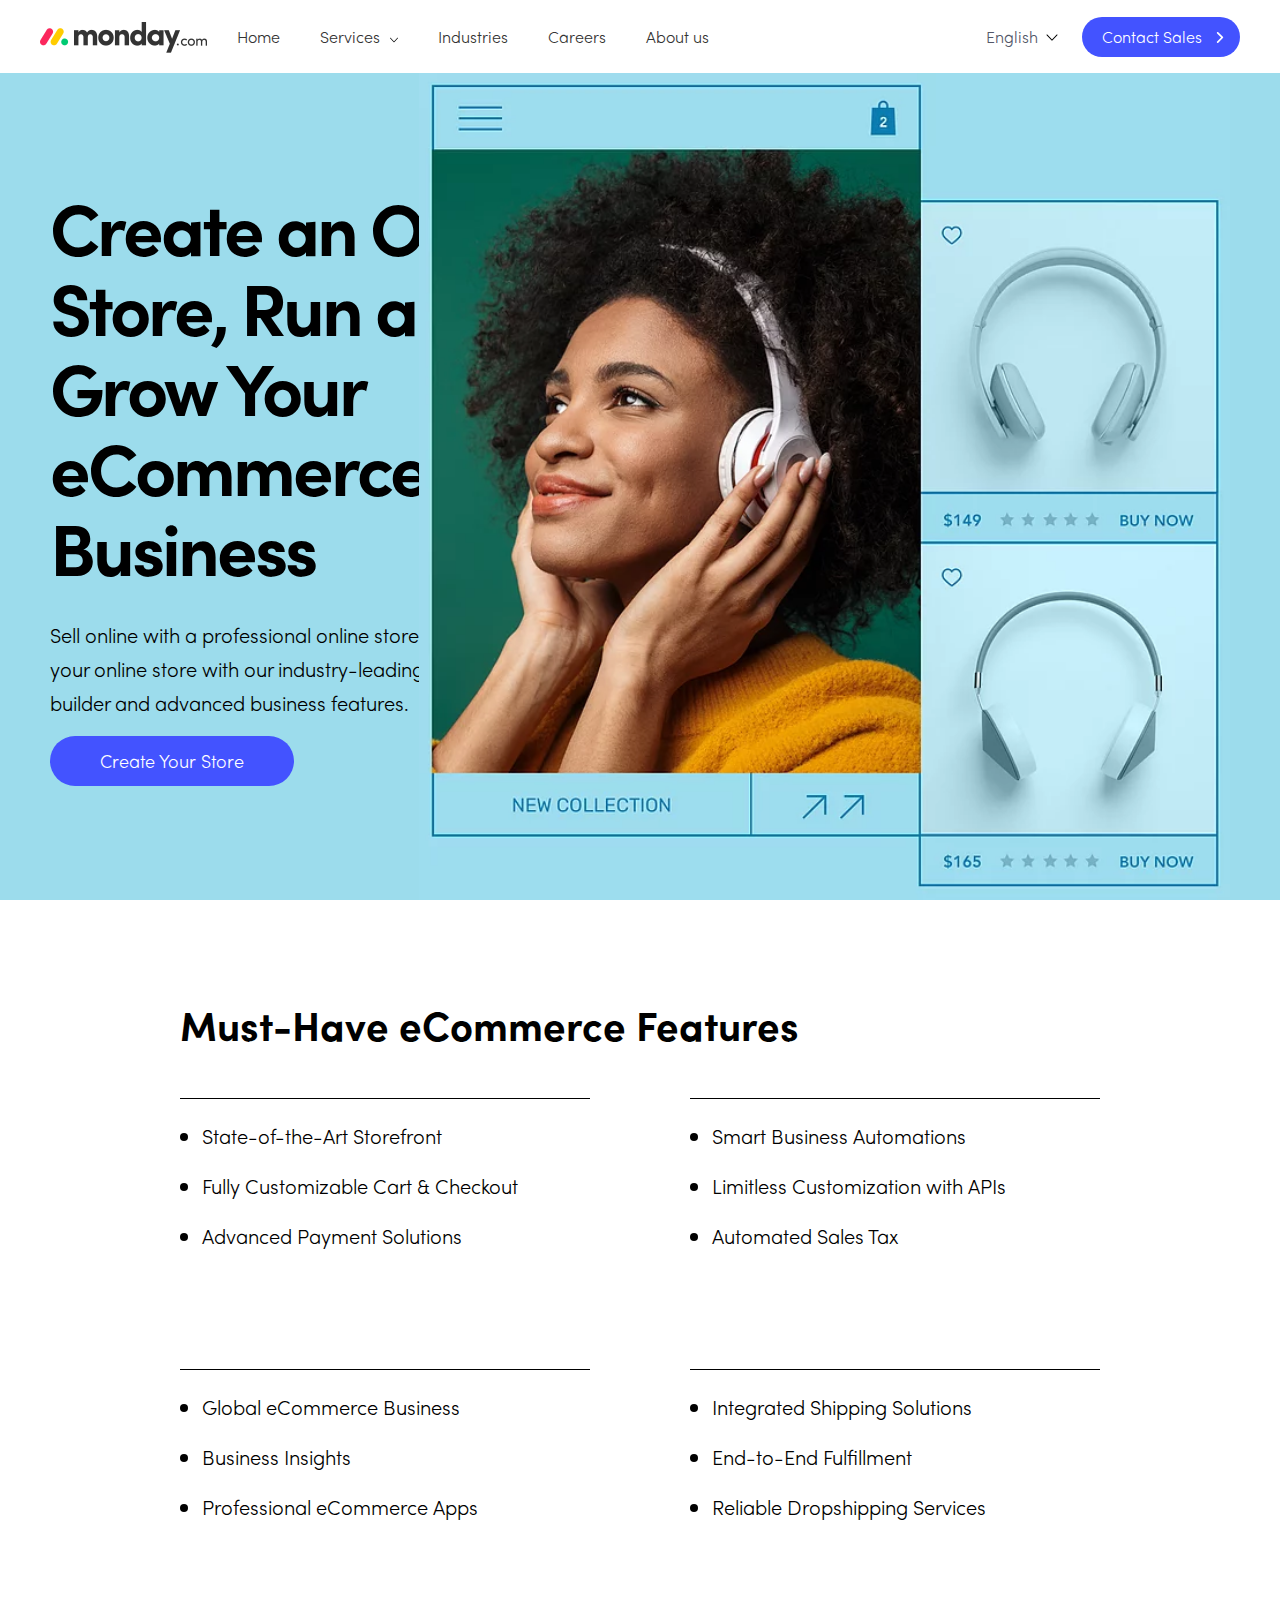
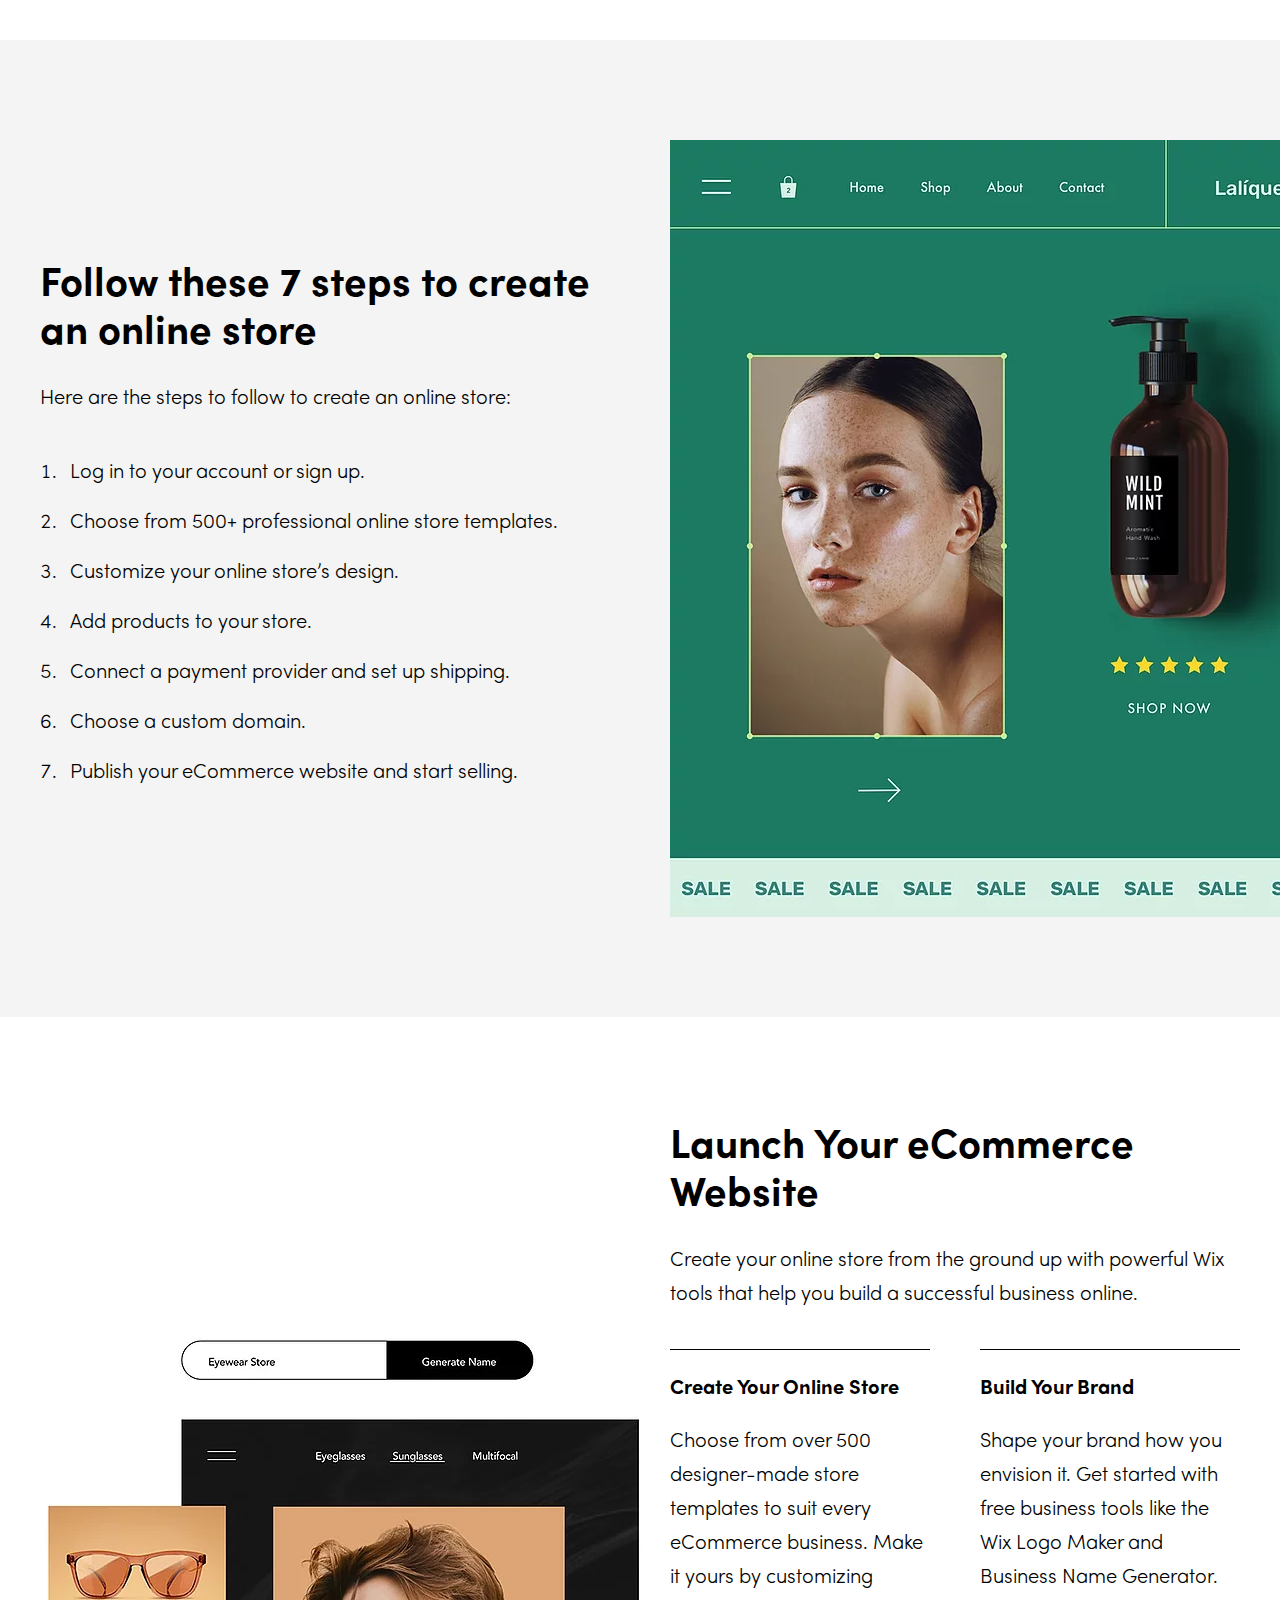
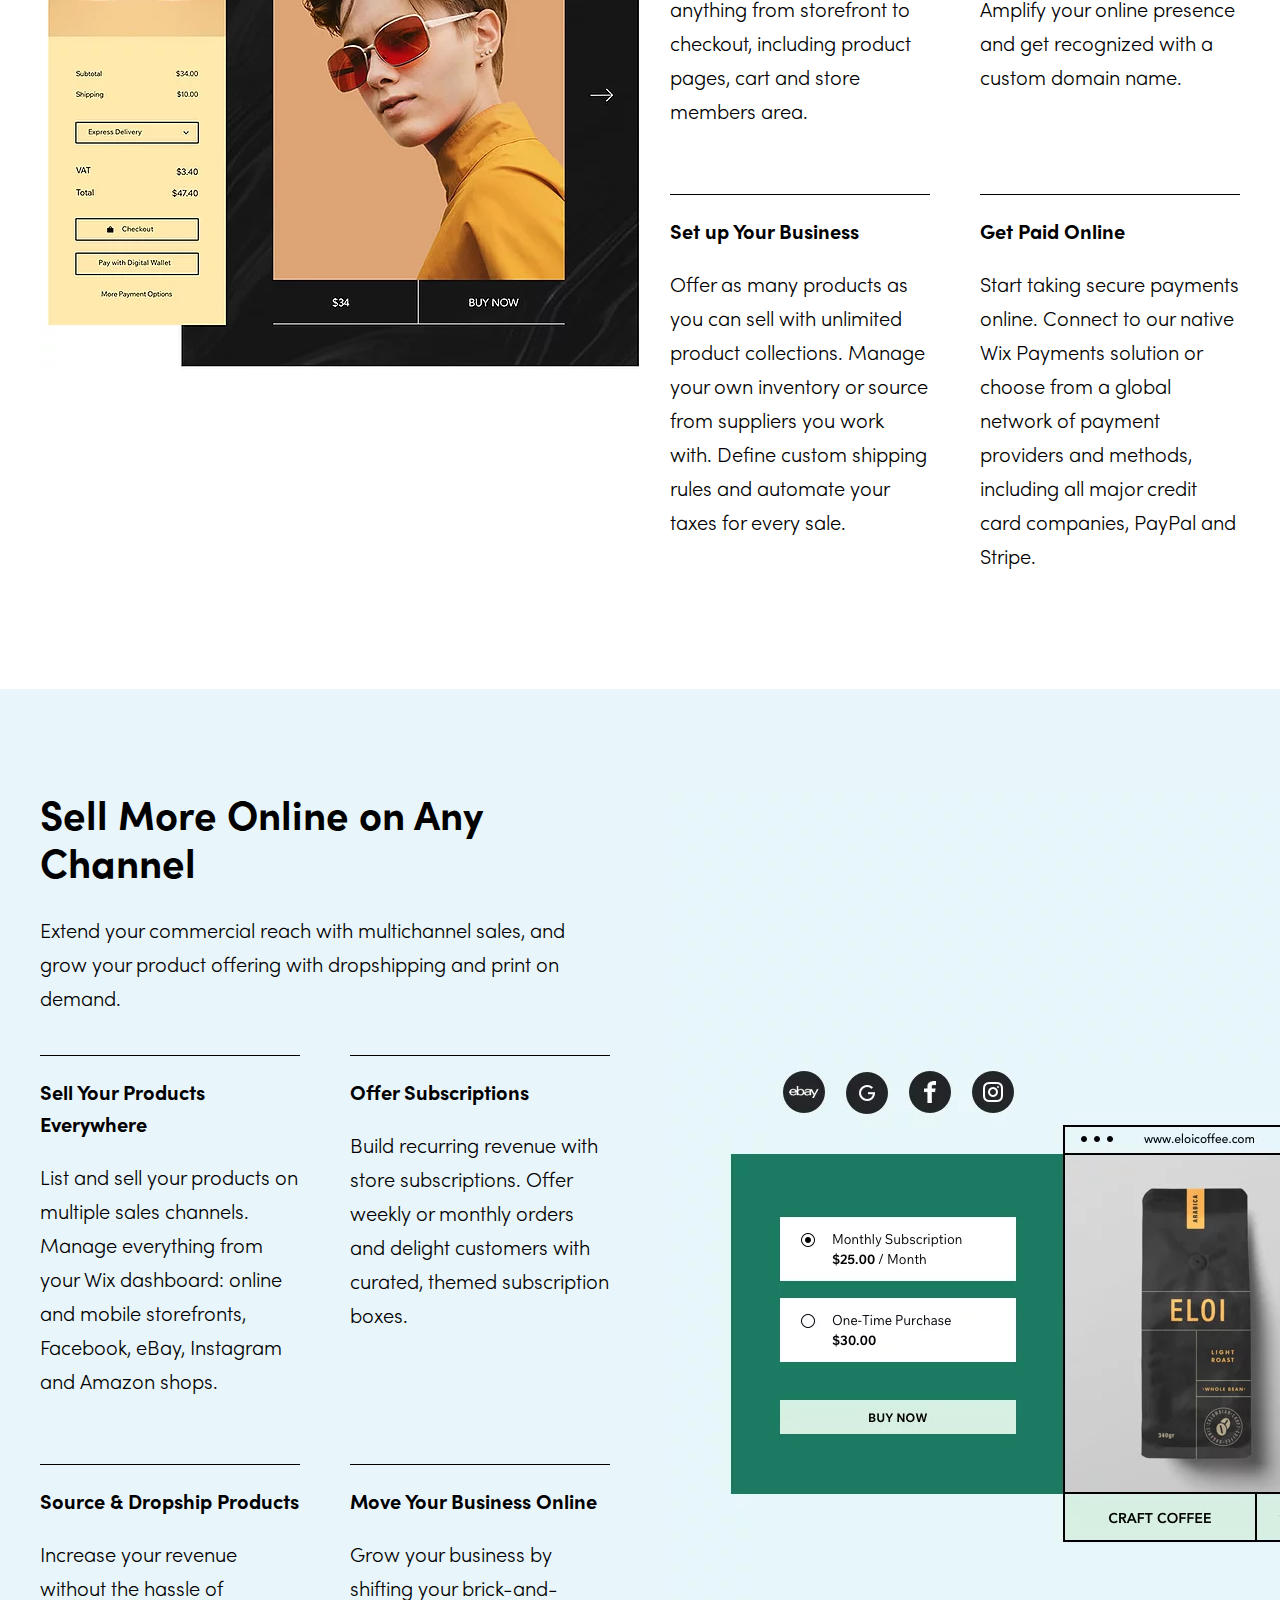
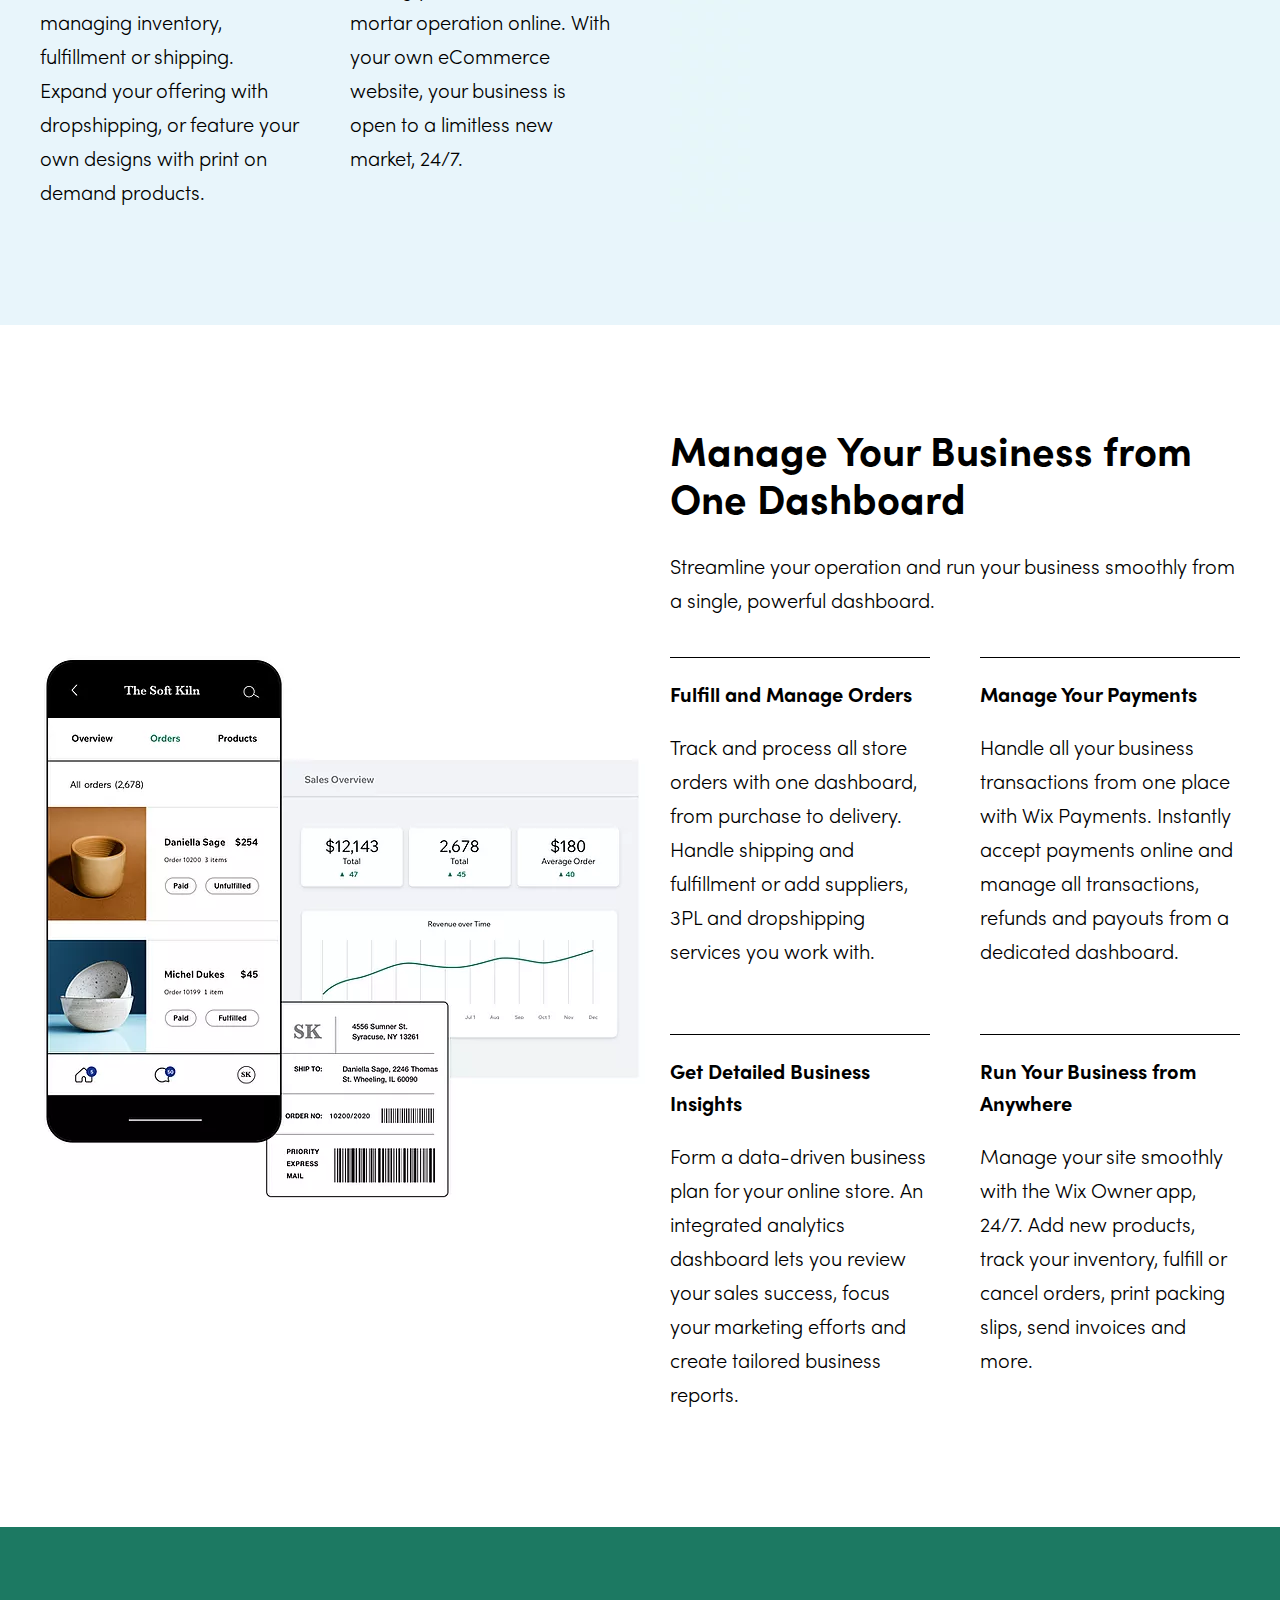
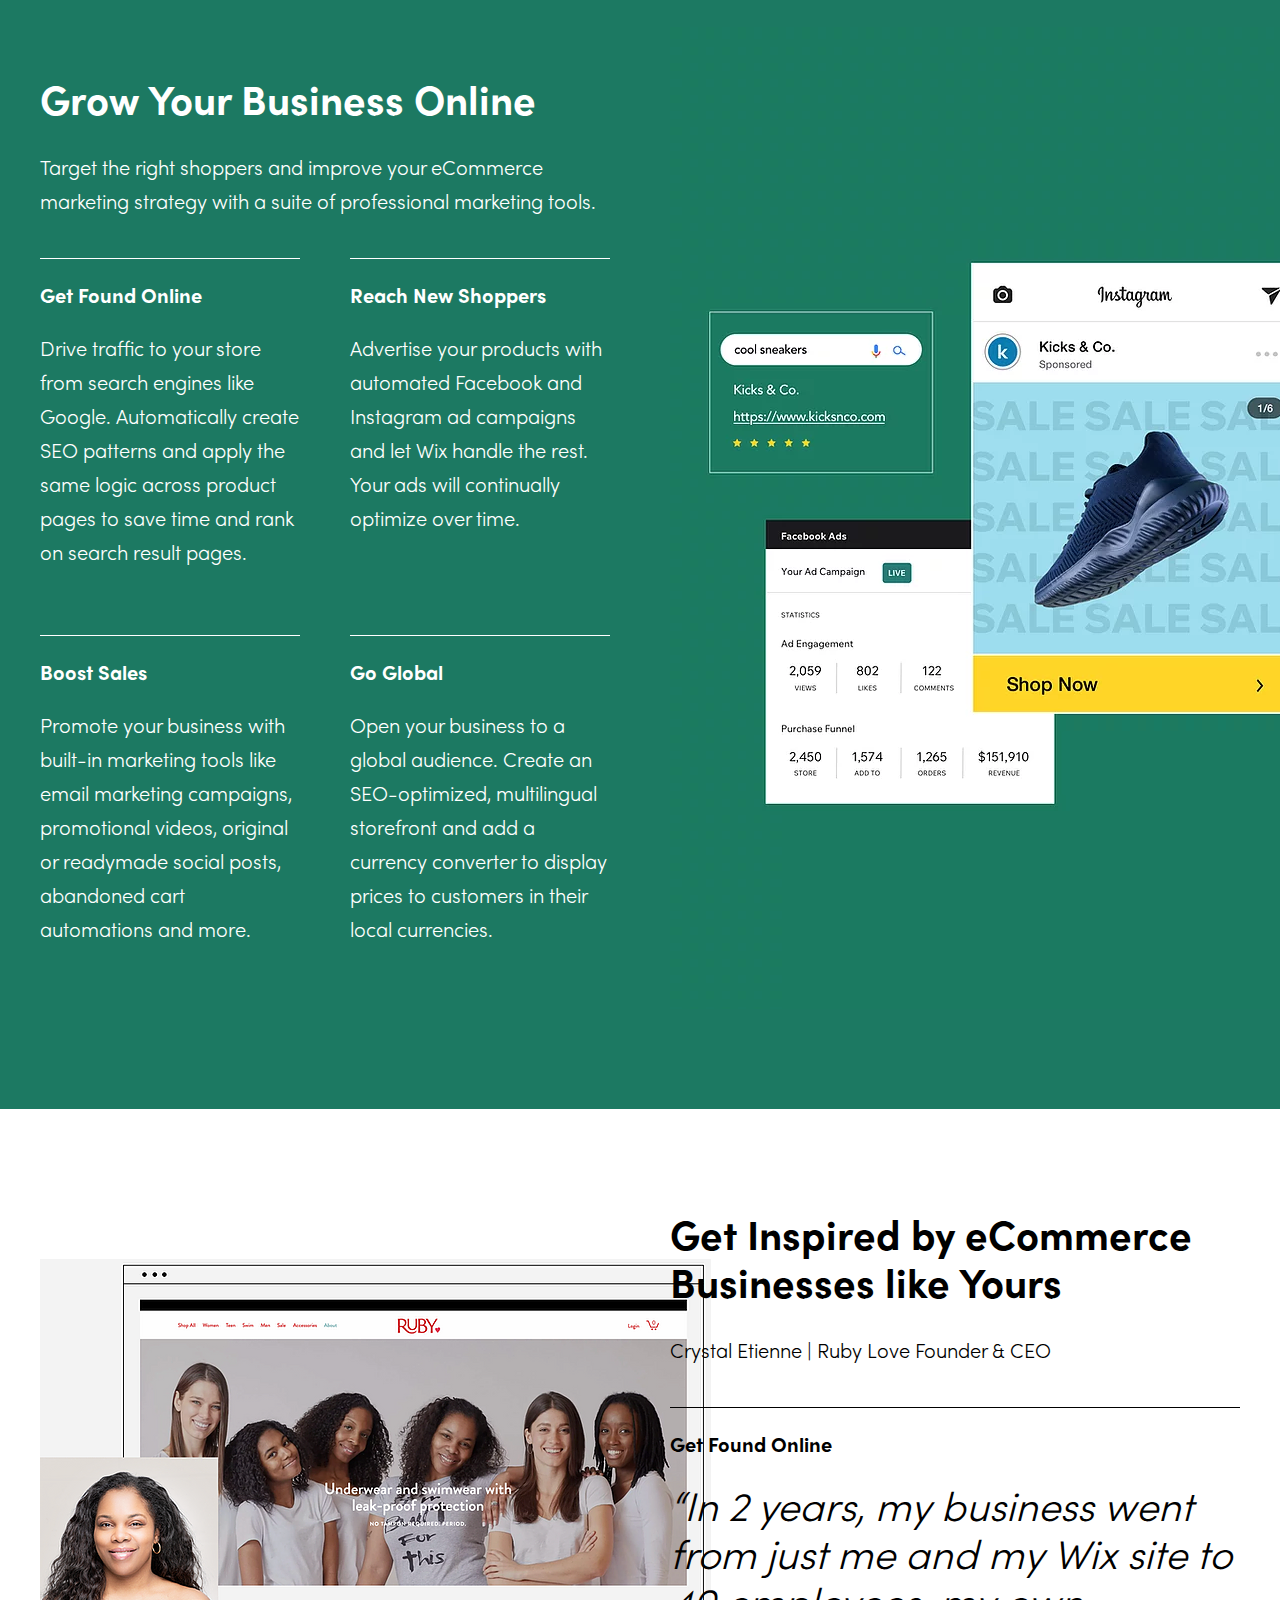
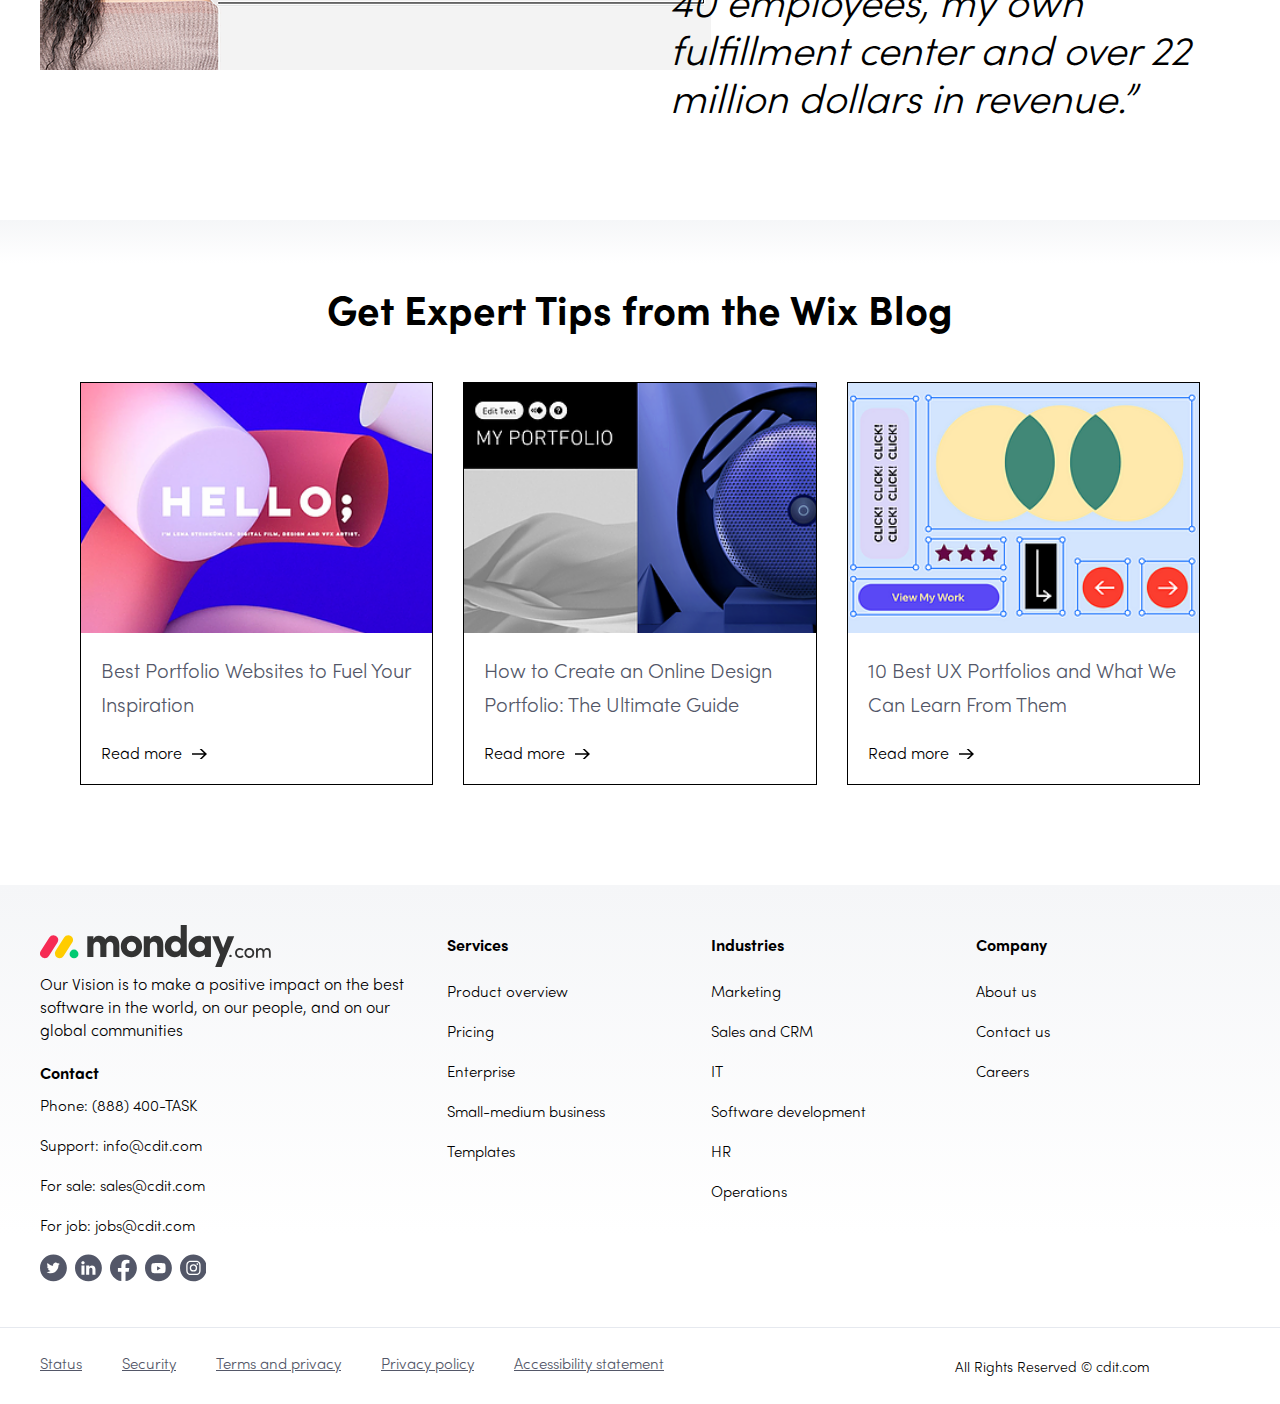
<file: service-ecommerce.html>
<!DOCTYPE html>
<html lang="en">

<head>
    <meta charset="UTF-8">
    <title>Website title</title>
    <meta name="viewport" content="width=device-width, user-scalable=no">
    <link rel="stylesheet" href="./css/stylelibs.min.css">
    <link rel="stylesheet" href="./css/style.min.css">
</head>

<body class="service-ecommerce">
    <div class="main-container">
        <header id="header">
            <div class="container flex">
                <a href="#" class="logo">
                    <img src="./img/monday-logo-x2.png" alt="">
                </a>
                <nav>
                    <ul class="level1">
                        <li>
                            <a href="#">Home</a>
                        </li>
                        <li>
                            <a href="#">
                                Services
                                <img class="icon" src="./img/arrow-down.svg" alt="">
                            </a>
                            <div class="sub">
                                <div class="container">
                                    <div class="col services-col">
                                        <h2>Services</h2>
                                        <a href="#" class="active" data-id="mobile">
                                            <div class="icon">
                                                <img src="./img/icon-calendar.svg" alt="">
                                            </div>
                                            <div class="right">
                                                <h3>Moblie Development
                                                    <div class="icon-see">
                                                        <img src="./img/icon-arrow-right.svg" alt="">
                                                    </div>
                                                </h3>
                                                <!-- <p>Learn more about the platform, main features, and benefits</p> -->

                                            </div>
                                        </a>
                                        <a href="#" data-id="website">
                                            <div class="icon">
                                                <img src="./img/icon-calendar.svg" alt="">
                                            </div>
                                            <div class="right">
                                                <h3>Web Development
                                                    <div class="icon-see">
                                                        <img class="icon" src="./img/icon-arrow-right.svg" alt="">
                                                    </div>
                                                </h3>
                                                <!-- <p>Learn more about the platform, main features, and benefits</p> -->
                                            </div>
                                        </a>
                                        <a href="#" data-id="ecommerce">
                                            <div class="icon">
                                                <img src="./img/icon-calendar.svg" alt="">
                                            </div>
                                            <div class="right">
                                                <h3>eCommerce Development
                                                    <div class="icon-see">
                                                        <img class="icon" src="./img/icon-arrow-right.svg" alt="">
                                                    </div>
                                                </h3>
                                                <!-- <p>Learn more about the platform, main features, and benefits</p> -->
                                            </div>
                                        </a>
                                        <!-- <a href="#" data-id="design">
                                            <div class="icon">
                                                <img src="./img/icon-calendar.svg" alt="">
                                            </div>
                                            <div class="right">
                                                <h3>Design Service 
                                                    <div class="icon-see">
                                                        <img class="icon" src="./img/icon-arrow-right.svg" alt="">
                                                    </div>
                                                </h3>
                                            </div>
                                        </a>
                                        <a href="#" data-id="digital">
                                            <div class="icon">
                                                <img src="./img/icon-calendar.svg" alt="">
                                            </div>
                                            <div class="right">
                                                <h3>Digital Marketing 
                                                    <div class="icon-see">
                                                        <img class="icon" src="./img/icon-arrow-right.svg" alt="">
                                                    </div>
                                                </h3>
                                            </div>
                                        </a> -->

                                    </div>
                                    <div class="border"></div>
                                    <div class="col feature-col mobile active">
                                        <h2>Features</h2>
                                        <a href="#">
                                            <div class="icon">
                                                <img src="./img/icon-calendar.svg" alt="">
                                            </div>
                                            <div class="right">
                                                <h3>Realtime DB</h3>
                                                <p>Learn more about the platform, main features, and benefits</p>
                                            </div>
                                        </a>
                                        <a href="#">
                                            <div class="icon">
                                                <img src="./img/icon-calendar.svg" alt="">
                                            </div>
                                            <div class="right">
                                                <h3>Tracking user activity</h3>
                                                <p>Learn more about the platform, main features, and benefits</p>
                                            </div>
                                        </a>
                                        <a href="#">
                                            <div class="icon">
                                                <img src="./img/icon-calendar.svg" alt="">
                                            </div>
                                            <div class="right">
                                                <h3>Push notification</h3>
                                                <p>Learn more about the platform, main features, and benefits</p>
                                            </div>
                                        </a>
                                        <!-- <a href="#" class="see-more">See all features <i class="icon"><img class="icon"
													src="./img/arrow-down.svg" alt=""></i></a> -->
                                        <a href="#">
                                            <div class="icon">
                                                <img src="./img/icon-calendar.svg" alt="">
                                            </div>
                                            <div class="right">
                                                <h3>Content management system</h3>
                                                <p>Learn more about the platform, main features, and benefits</p>
                                            </div>
                                        </a>
                                        <a href="#">
                                            <div class="icon">
                                                <img src="./img/icon-calendar.svg" alt="">
                                            </div>
                                            <div class="right">
                                                <h3>Multi version</h3>
                                                <p>Learn more about the platform, main features, and benefits</p>
                                            </div>
                                        </a>
                                        <!-- <a href="#">
											<div class="icon">
												<img src="./img/icon-calendar.svg" alt="">
											</div>
											<div class="right">
												<h3>Multi vendor</h3>
												<p>Learn more about the platform, main features, and benefits</p>
											</div>
										</a> -->
                                    </div>
                                    <div class="col feature-col website" style="display: none;">
                                        <h2>Features</h2>
                                        <a href="#">
                                            <div class="icon">
                                                <img src="./img/icon-calendar.svg" alt="">
                                            </div>
                                            <div class="right">
                                                <h3>Content management system</h3>
                                                <p>Learn more about the platform, main features, and benefits</p>
                                            </div>
                                        </a>

                                        <a href="#">
                                            <div class="icon">
                                                <img src="./img/icon-calendar.svg" alt="">
                                            </div>
                                            <div class="right">
                                                <h3>Media Management</h3>
                                                <p>Learn more about the platform, main features, and benefits</p>
                                            </div>
                                        </a>
                                        <a href="#">
                                            <div class="icon">
                                                <img src="./img/icon-calendar.svg" alt="">
                                            </div>
                                            <div class="right">
                                                <h3>Tracking user activity</h3>
                                                <p>Learn more about the platform, main features, and benefits</p>
                                            </div>
                                        </a>
                                        <!-- <a href="#" class="see-more">See all features <i class="icon"><img class="icon"
													src="./img/arrow-down.svg" alt=""></i></a> -->
                                        <a href="#">
                                            <div class="icon">
                                                <img src="./img/icon-calendar.svg" alt="">
                                            </div>
                                            <div class="right">
                                                <h3>Realtime DB</h3>
                                                <p>Learn more about the platform, main features, and benefits</p>
                                            </div>
                                        </a>
                                        <a href="#">
                                            <div class="icon">
                                                <img src="./img/icon-calendar.svg" alt="">
                                            </div>
                                            <div class="right">
                                                <h3>Multi website</h3>
                                                <p>Learn more about the platform, main features, and benefits</p>
                                            </div>
                                        </a>
                                        <a href="#">
                                            <div class="icon">
                                                <img src="./img/icon-calendar.svg" alt="">
                                            </div>
                                            <div class="right">
                                                <h3>Permission</h3>
                                                <p>Learn more about the platform, main features, and benefits</p>
                                            </div>
                                        </a>
                                    </div>
                                    <div class="col feature-col ecommerce" style="display: none;">
                                        <h2>Features</h2>
                                        <a href="#">
                                            <div class="icon">
                                                <img src="./img/icon-calendar.svg" alt="">
                                            </div>
                                            <div class="right">
                                                <h3>Content management system</h3>
                                                <p>Learn more about the platform, main features, and benefits</p>
                                            </div>
                                        </a>

                                        <a href="#">
                                            <div class="icon">
                                                <img src="./img/icon-calendar.svg" alt="">
                                            </div>
                                            <div class="right">
                                                <h3>Multistore</h3>
                                                <p>Learn more about the platform, main features, and benefits</p>
                                            </div>
                                        </a>
                                        <a href="#">
                                            <div class="icon">
                                                <img src="./img/icon-calendar.svg" alt="">
                                            </div>
                                            <div class="right">
                                                <h3>Tracking user activity</h3>
                                                <p>Learn more about the platform, main features, and benefits</p>
                                            </div>
                                        </a>
                                        <a href="#">
                                            <div class="icon">
                                                <img src="./img/icon-calendar.svg" alt="">
                                            </div>
                                            <div class="right">
                                                <h3>Multi report</h3>
                                                <p>Learn more about the platform, main features, and benefits</p>
                                            </div>
                                        </a>
                                        <a href="#">
                                            <div class="icon">
                                                <img src="./img/icon-calendar.svg" alt="">
                                            </div>
                                            <div class="right">
                                                <h3>Promotion</h3>
                                                <p>Learn more about the platform, main features, and benefits</p>
                                            </div>
                                        </a>
                                        <a href="#">
                                            <div class="icon">
                                                <img src="./img/icon-calendar.svg" alt="">
                                            </div>
                                            <div class="right">
                                                <h3>Store warehouse</h3>
                                                <p>Learn more about the platform, main features, and benefits</p>
                                            </div>
                                        </a>
                                        <a href="#" class="see-more">See all features <i class="icon"><img class="icon"
                                                    src="./img/arrow-down.svg" alt=""></i></a>
                                    </div>
                                    <div class="border"></div>
                                    <div class="col">
                                        <h2>Why cdit.vn?</h2>
                                        <a href="#">
                                            <div class="icon">
                                                <img src="./img/icon-calendar.svg" alt="">
                                            </div>
                                            <div class="right">
                                                <h3>Customer</h3>
                                                <p>Learn more about the platform, main features, and benefits</p>
                                            </div>
                                        </a>
                                        <a href="#">
                                            <div class="icon">
                                                <img src="./img/icon-calendar.svg" alt="">
                                            </div>
                                            <div class="right">
                                                <h3>Review</h3>
                                                <p>Learn more about the platform, main features, and benefits</p>
                                            </div>
                                        </a>
                                        <a href="#">
                                            <div class="icon">
                                                <img src="./img/icon-calendar.svg" alt="">
                                            </div>
                                            <div class="right">
                                                <h3>Functional</h3>
                                                <p>Learn more about the platform, main features, and benefits</p>
                                            </div>
                                        </a>
                                    </div>
                                </div>
                            </div>
                        </li>
                        <li>
                            <a href="#">Industries</a>
                        </li>
                        <li>
                            <a href="#">
                                Careers
                            </a>
                        </li>
                        <li>
                            <a href="#">
                                About us
                            </a>
                        </li>
                    </ul>
                </nav>
                <div class="header-right">
                    <div class="lang">
                        <a href="#" class="head">
                            English
                            <i class="icon"><img width="10" height="10" data-src="./img/arrow-down.svg" alt="" /></i>
                        </a>
                    </div>
                    <!-- <a href="#">Log in</a> -->
                    <a href="#" class="btn round">Contact Sales
                        <i class="icon" src="./img/icon-arrow-right.svg">
                            <svg xmlns="http://www.w3.org/2000/svg" width="8" height="14" viewBox="0 0 8 14">
                                <path
                                    d="M.313 12.045l5.113-5.112L.313 1.821A1.065 1.065 0 1 1 1.82.312L7.687 6.18a1.064 1.064 0 0 1 0 1.508L1.82 13.554a1.065 1.065 0 1 1-1.507-1.508z">
                                </path>
                            </svg>
                        </i>
                    </a>
                </div>
            </div>
        </header>
        <div id="overlay"></div>
        <main id="main" class="">
            <section class="section1 cdi-banner-e" style="--color: #9cdcec;">
                <div class="flex -col-md-2 p-h-50 h-100">
                    <div class="left flex -center-y -v">
                        <h1 class="h1">Create an Online Store, Run and Grow Your eCommerce Business</h1>
                        <p class="p">Sell online with a professional online store. Launch, run and scale your online
                            store
                            with
                            our industry-leading eCommerce website builder and advanced business features.</p>
                        <div>
                            <a href="#" class="btn -round -lg">Create Your Store</a>
                        </div>
                    </div>
                    <div class="right flex center-y">
                        <img class="contain" src="./img/service/ecommbanner.webp" alt="">
                    </div>
                </div>
            </section>
            <section class="section2">
                <div class="container-1000">
                    <h2 class="h2 bold">Must-Have eCommerce Features</h2>
                    <div class="flex -col-md-2 -col-1 -gap-100">
                        <ul>
                            <li>State-of-the-Art Storefront</li>
                            <li>Fully Customizable Cart & Checkout</li>
                            <li>Advanced Payment Solutions</li>
                        </ul>
                        <ul>
                            <li>Smart Business Automations</li>
                            <li>Limitless Customization with APIs</li>
                            <li>Automated Sales Tax</li>
                        </ul>
                        <ul>
                            <li>Global eCommerce Business</li>
                            <li>Business Insights</li>
                            <li>Professional eCommerce Apps</li>
                        </ul>
                        <ul>
                            <li>Integrated Shipping Solutions</li>
                            <li>End-to-End Fulfillment</li>
                            <li>Reliable Dropshipping Services</li>
                        </ul>
                    </div>
                </div>
            </section>
            <section class="section3">
                <div class="item " style="--background: rgb(244, 244, 244)">
                    <div class="container flex -col-md-2 -col-1 -gap-60 -center-y">
                        <div class="info">
                            <h2 class="h2">Follow these 7 steps to create an online store</h2>
                            <p class="p">Here are the steps to follow to create an online store: </p>
                            <ol>
                                <li>Log in to your account or sign up.</li>
                                <li>Choose from 500+ professional online store templates. </li>
                                <li>Customize your online store’s design.</li>
                                <li>Add products to your store.</li>
                                <li>Connect a payment provider and set up shipping.</li>
                                <li>Choose a custom domain.</li>
                                <li>Publish your eCommerce website and start selling.</li>
                            </ol>
                        </div>
                        <div class="cover">
                            <img src="./img/service/ecommerce1.webp" alt="">
                        </div>
                    </div>
                </div>
                <div class="item ">
                    <div class="container flex -col-md-2 -col-1 -gap-60 -center-y">
                        <div class="info">
                            <h2 class="h2">Launch Your eCommerce Website</h2>
                            <p class="p">Create your online store from the ground up with powerful Wix tools that help
                                you build a successful business online.</p>
                            <div class="flex list -col-md-2 -gap-50">
                                <div>
                                    <h3 class="h4">Create Your Online Store</h3>
                                    <p class="p">Choose from over 500 designer-made store templates to suit every
                                        eCommerce
                                        business. Make it yours by customizing anything from storefront to checkout,
                                        including product pages, cart and store members area.</p>
                                </div>
                                <div>
                                    <h3 class="h4">Build Your Brand</h3>
                                    <p class="p">Shape your brand how you envision it. Get started with free business
                                        tools like the Wix Logo Maker and Business Name Generator. Amplify your online
                                        presence and get recognized with a custom domain name.</p>
                                </div>
                                <div>
                                    <h3 class="h4">Set up Your Business</h3>
                                    <p class="p">Offer as many products as you can sell with unlimited product
                                        collections. Manage your own inventory or source from suppliers you work with.
                                        Define custom shipping rules and automate your taxes for every sale.</p>
                                </div>
                                <div>
                                    <h3 class="h4">Get Paid Online</h3>
                                    <p class="p">Start taking secure payments online. Connect to our native Wix Payments
                                        solution or choose from a global network of payment providers and methods,
                                        including all major credit card companies, PayPal and Stripe.</p>
                                </div>
                            </div>
                        </div>
                        <div class="cover">
                            <img src="./img/service/ecommerce2.webp" alt="">
                        </div>
                    </div>
                </div>
                <div class="item " style="--background: rgb(232, 245, 251)">
                    <div class="container flex -col-md-2 -col-1 -gap-60 -center-y">
                        <div class="info">
                            <h2 class="h2">Sell More Online on Any Channel</h2>
                            <p class="p">Extend your commercial reach with multichannel sales, and grow your product
                                offering with dropshipping and print on demand.</p>
                            <div class="flex list -col-md-2 -gap-50">
                                <div>
                                    <h3 class="h4">Sell Your Products Everywhere</h3>
                                    <p class="p">List and sell your products on multiple sales channels. Manage
                                        everything from your Wix dashboard: online and mobile storefronts, Facebook,
                                        eBay, Instagram and Amazon shops.</p>
                                </div>
                                <div>
                                    <h3 class="h4">Offer Subscriptions</h3>
                                    <p class="p">Build recurring revenue with store subscriptions. Offer weekly or
                                        monthly orders and delight customers with curated, themed subscription boxes.
                                    </p>
                                </div>
                                <div>
                                    <h3 class="h4">Source & Dropship Products</h3>
                                    <p class="p">Increase your revenue without the hassle of managing inventory,
                                        fulfillment or shipping. Expand your offering with dropshipping, or feature your
                                        own designs with print on demand products.</p>
                                </div>
                                <div>
                                    <h3 class="h4">Move Your Business Online</h3>
                                    <p class="p">Grow your business by shifting your brick-and-mortar operation online.
                                        With your own eCommerce website, your business is open to a limitless new
                                        market, 24/7.</p>
                                </div>
                            </div>
                        </div>
                        <div class="cover">
                            <img src="./img/service/ecommerce3.webp" alt="">
                        </div>
                    </div>
                </div>
                <div class="item ">
                    <div class="container flex -col-md-2 -col-1 -gap-60 -center-y">
                        <div class="info">
                            <h2 class="h2">Manage Your Business from One Dashboard</h2>
                            <p class="p">Streamline your operation and run your business smoothly from a single,
                                powerful dashboard.</p>
                            <div class="flex list -col-md-2 -gap-50">
                                <div>
                                    <h3 class="h4">Fulfill and Manage Orders</h3>
                                    <p class="p">Track and process all store orders with one dashboard, from purchase to
                                        delivery. Handle shipping and fulfillment or add suppliers, 3PL and dropshipping
                                        services you work with.</p>
                                </div>
                                <div>
                                    <h3 class="h4">Manage Your Payments</h3>
                                    <p class="p">Handle all your business transactions from one place with Wix Payments.
                                        Instantly accept payments online and manage all transactions, refunds and
                                        payouts from a dedicated dashboard.</p>
                                </div>
                                <div>
                                    <h3 class="h4">Get Detailed Business Insights</h3>
                                    <p class="p">Form a data-driven business plan for your online store. An integrated
                                        analytics dashboard lets you review your sales success, focus your marketing
                                        efforts and create tailored business reports.</p>
                                </div>
                                <div>
                                    <h3 class="h4">Run Your Business from Anywhere</h3>
                                    <p class="p">Manage your site smoothly with the Wix Owner app, 24/7. Add new
                                        products, track your inventory, fulfill or cancel orders, print packing slips,
                                        send invoices and more.</p>
                                </div>
                            </div>
                        </div>
                        <div class="cover">
                            <img src="./img/service/ecommerce4.webp" alt="">
                        </div>
                    </div>
                </div>
                <div class="item " style="--background: rgb(28, 121, 98); --text-color: white;">
                    <div class="container flex -col-md-2 -col-1 -gap-60 -center-y">
                        <div class="info">
                            <h2 class="h2">Grow Your Business Online</h2>
                            <p class="p">Target the right shoppers and improve your eCommerce marketing strategy with a
                                suite of professional marketing tools.</p>
                            <div class="flex list -col-md-2 -gap-50">
                                <div>
                                    <h3 class="h4">Get Found Online</h3>
                                    <p class="p">Drive traffic to your store from search engines like Google.
                                        Automatically create SEO patterns and apply the same logic across product pages
                                        to save time and rank on search result pages.</p>
                                </div>
                                <div>
                                    <h3 class="h4">Reach New Shoppers</h3>
                                    <p class="p">Advertise your products with automated Facebook and Instagram ad
                                        campaigns and let Wix handle the rest. Your ads will continually optimize over
                                        time.</p>
                                </div>
                                <div>
                                    <h3 class="h4">Boost Sales</h3>
                                    <p class="p">Promote your business with built-in marketing tools like email
                                        marketing campaigns, promotional videos, original or readymade social posts,
                                        abandoned cart automations and more.</p>
                                </div>
                                <div>
                                    <h3 class="h4">Go Global</h3>
                                    <p class="p">Open your business to a global audience. Create an SEO-optimized,
                                        multilingual storefront and add a currency converter to display prices to
                                        customers in their local currencies.</p>
                                </div>
                            </div>
                        </div>
                        <div class="cover">
                            <img src="./img/service/ecommerce5.webp" alt="">
                        </div>
                    </div>
                </div>
                <div class="item ">
                    <div class="container flex -col-md-2 -col-1 -gap-60 -center-y">
                        <div class="info">
                            <h2 class="h2">
                                Get Inspired by eCommerce Businesses like Yours</h2>
                            <p class="p">Crystal Etienne | Ruby Love Founder & CEO</p>
                            <div class="flex list -col-1 -gap-50">
                                <div>
                                    <h3 class="h4">Get Found Online</h3>
                                    <h class="h2 italic">
                                        “In 2 years, my business went from just me and my Wix site to 40
                                        employees, my own fulfillment center and over 22 million dollars in
                                        revenue.”
                                    </h>
                                </div>
                            </div>
                        </div>
                        <div class="cover">
                            <img src="./img/service/ecommerce6.webp" alt="">
                        </div>
                    </div>
                </div>
            </section>
            <section class="section4">
                <div class="div"></div>
                <div class="container-1200">
                    <h2 class="h2 text-center m-b-50 bold">Get Expert Tips from the Wix Blog</h2>
                    <div class="list flex -col-1 -col-lg-3 -col-md-2 -gap-30">
                        <a href="#" class="cdi-post">
                            <div class="cover">
                                <img src="./img/post/blog.webp" alt="">
                            </div>
                            <div class="info">
                                <h3 class="title p">Best Portfolio Websites to Fuel Your Inspiration</h3>
                                <span class="read-more">Read more <i class="icon"><img src="./img/icon-arrow-right2.svg"
                                            alt=""></i>
                                </span>
                            </div>
                        </a>
                        <a href="#" class="cdi-post">
                            <div class="cover">
                                <img src="./img/post/blog2.webp" alt="">
                            </div>
                            <div class="info">
                                <h3 class="title p">How to Create an Online Design Portfolio: The Ultimate Guide</h3>
                                <span class="read-more">Read more <i class="icon"><img src="./img/icon-arrow-right2.svg"
                                            alt=""></i>
                                </span>
                            </div>
                        </a>
                        <a href="#" class="cdi-post">
                            <div class="cover">
                                <img src="./img/post/blog3.webp" alt="">
                            </div>
                            <div class="info">
                                <h3 class="title p">10 Best UX Portfolios and What We Can Learn From Them</h3>
                                <span class="read-more">Read more <i class="icon"><img src="./img/icon-arrow-right2.svg"
                                            alt=""></i>
                                </span>
                            </div>
                        </a>
                    </div>
                </div>
            </section>
        </main>
        <footer id="footer">
            <div class="container top">
                <div class="row">
                    <div class="col-md-4">
                        <a href="#" class="logo">
                            <img src="./img/icon-logo.svg" alt="">
                        </a>
                        <p class="des">Our Vision is to make a positive impact on the best software in the world, on our
                            people, and on our global communities</p>
                        <!-- <div class="flex">
							<a href="#">
								<img src="./img/icon-apple.svg" alt="">
							</a>
							<a href="#">
								<img src="./img/google-store.svg" alt="">
							</a>
						</div> -->
                        <h2 style="margin-bottom: 10px;margin-top: 20px;">Contact</h2>
                        <ul>
                            <li><a href="#">Phone: (888) 400-TASK</a></li>
                            <li><a href="#">Support: info@cdit.com</a></li>
                            <li><a href="#">For sale: sales@cdit.com</a></li>
                            <li><a href="#">For job: jobs@cdit.com</a></li>
                        </ul>
                        <div class="flex icon-group">
                            <a href="#">
                                <img src="./img/icon-twitter.svg" alt="">
                            </a>
                            <a href="#">
                                <img src="./img/icon-linked.svg" alt="">
                            </a>
                            <a href="#">
                                <img src="./img/icon-facebook.svg" alt="">
                            </a>
                            <a href="#">
                                <img src="./img/icon-ytb.svg" alt="">
                            </a>
                            <a href="#">
                                <img src="./img/icon-instagram.svg" alt="">
                            </a>
                        </div>


                    </div>
                    <div class="row col-md-8">
                        <div class="col-md-4">
                            <h2>Services</h2>
                            <ul>
                                <li><a href="#">Product overview</a></li>
                                <li><a href="#">Pricing</a></li>
                                <li><a href="#">Enterprise</a></li>
                                <li><a href="#">Small-medium business</a></li>
                                <li><a href="#">Templates</a></li>

                            </ul>
                        </div>

                        <div class="col-md-4">
                            <h2>Industries</h2>
                            <ul>
                                <li><a href="#">Marketing</a></li>
                                <li><a href="#">Sales and CRM</a></li>
                                <li><a href="#">IT</a></li>
                                <li><a href="#">Software development</a></li>
                                <li><a href="#">HR</a></li>
                                <li><a href="#">Operations</a></li>
                            </ul>
                        </div>
                        <div class="col-md-4">
                            <h2>Company</h2>
                            <ul>
                                <li><a href="#">About us</a></li>
                                <li><a href="#">Contact us</a></li>
                                <li><a href="#">Careers</a></li>
                            </ul>

                        </div>
                    </div>
                </div>
            </div>
            <div class="bottom">
                <div class="container">
                    <div class="row">
                        <div class="col-md-9 left">
                            <a href="#">Status</a>
                            <a href="#">Security</a>
                            <!-- <div class="icon-group">
								<a href="#">
									<img src="./img/iso-logo1.png" alt="">
								</a>
								<a href="#">
									<img src="./img/gdpr-logo.png" alt="">
								</a>
								<a href="#">
									<img src="./img/soc-logo.png" alt="">
								</a>
								<a href="#">
									<img src="./img/hipaa-logo.png" alt="">
								</a>
							</div> -->

                            <a href="#">Terms and privacy</a>
                            <a href="#">Privacy policy</a>
                            <a href="#">Accessibility statement</a>
                        </div>
                        <div class="right col-md-3">
                            <p class="copyright">All Rights Reserved © cdit.com</p>

                        </div>
                    </div>
                </div>
            </div>
        </footer>
    </div>
    <div id="page-loading"></div>
    <!-- Messenger Chat Plugin Code -->
    <div id="fb-root"></div>

    <!-- Your Chat Plugin code -->
    <div id="fb-customer-chat" class="fb-customerchat">
    </div>

    <script>
        var chatbox = document.getElementById('fb-customer-chat');
        chatbox.setAttribute("page_id", "1079095445454363");
        chatbox.setAttribute("attribution", "biz_inbox");

        window.fbAsyncInit = function () {
            FB.init({
                xfbml: true,
                version: 'v11.0'
            });
        };

        (function (d, s, id) {
            var js, fjs = d.getElementsByTagName(s)[0];
            if (d.getElementById(id)) return;
            js = d.createElement(s); js.id = id;
            js.src = 'https://connect.facebook.net/en_US/sdk/xfbml.customerchat.js';
            fjs.parentNode.insertBefore(js, fjs);
        }(document, 'script', 'facebook-jssdk'));
    </script>
    <script src="./js/jslib.min.js"></script>
    <script src="./js/main.js"></script>
</body>

</html>
</file>
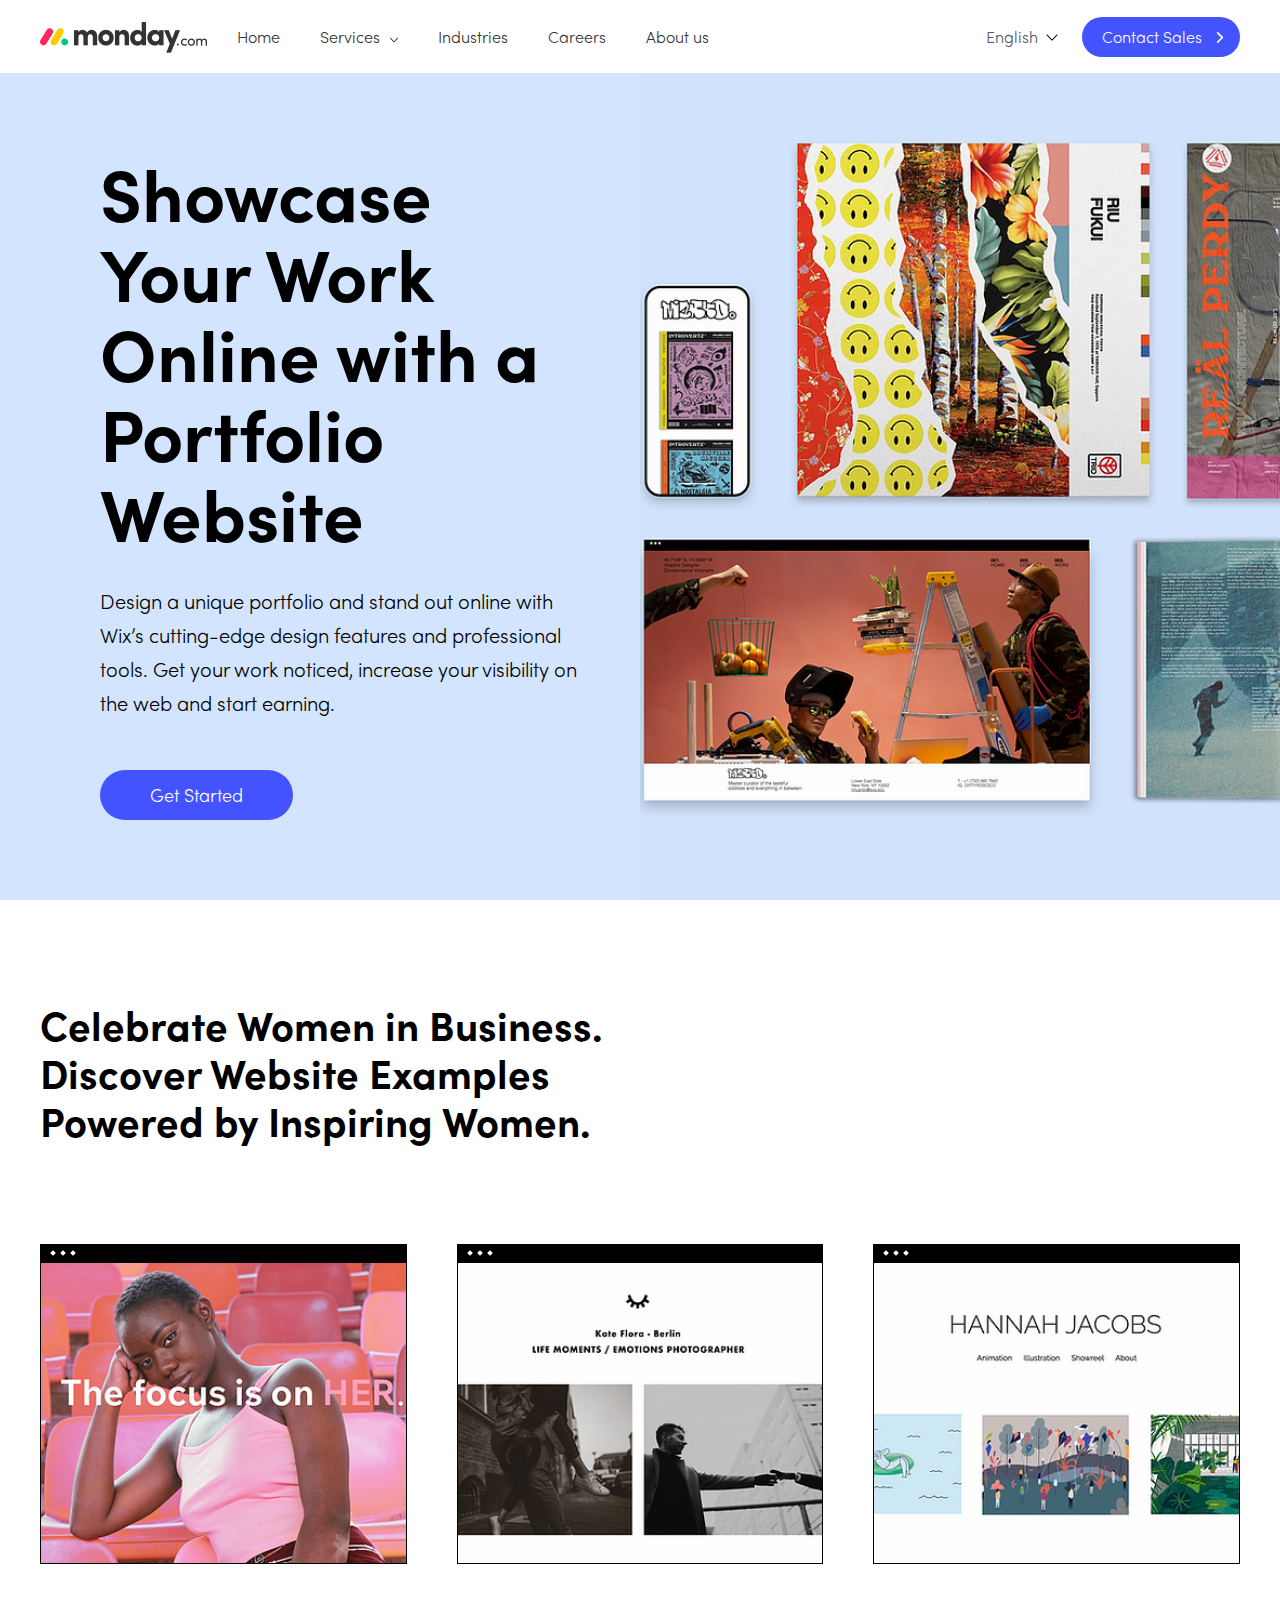
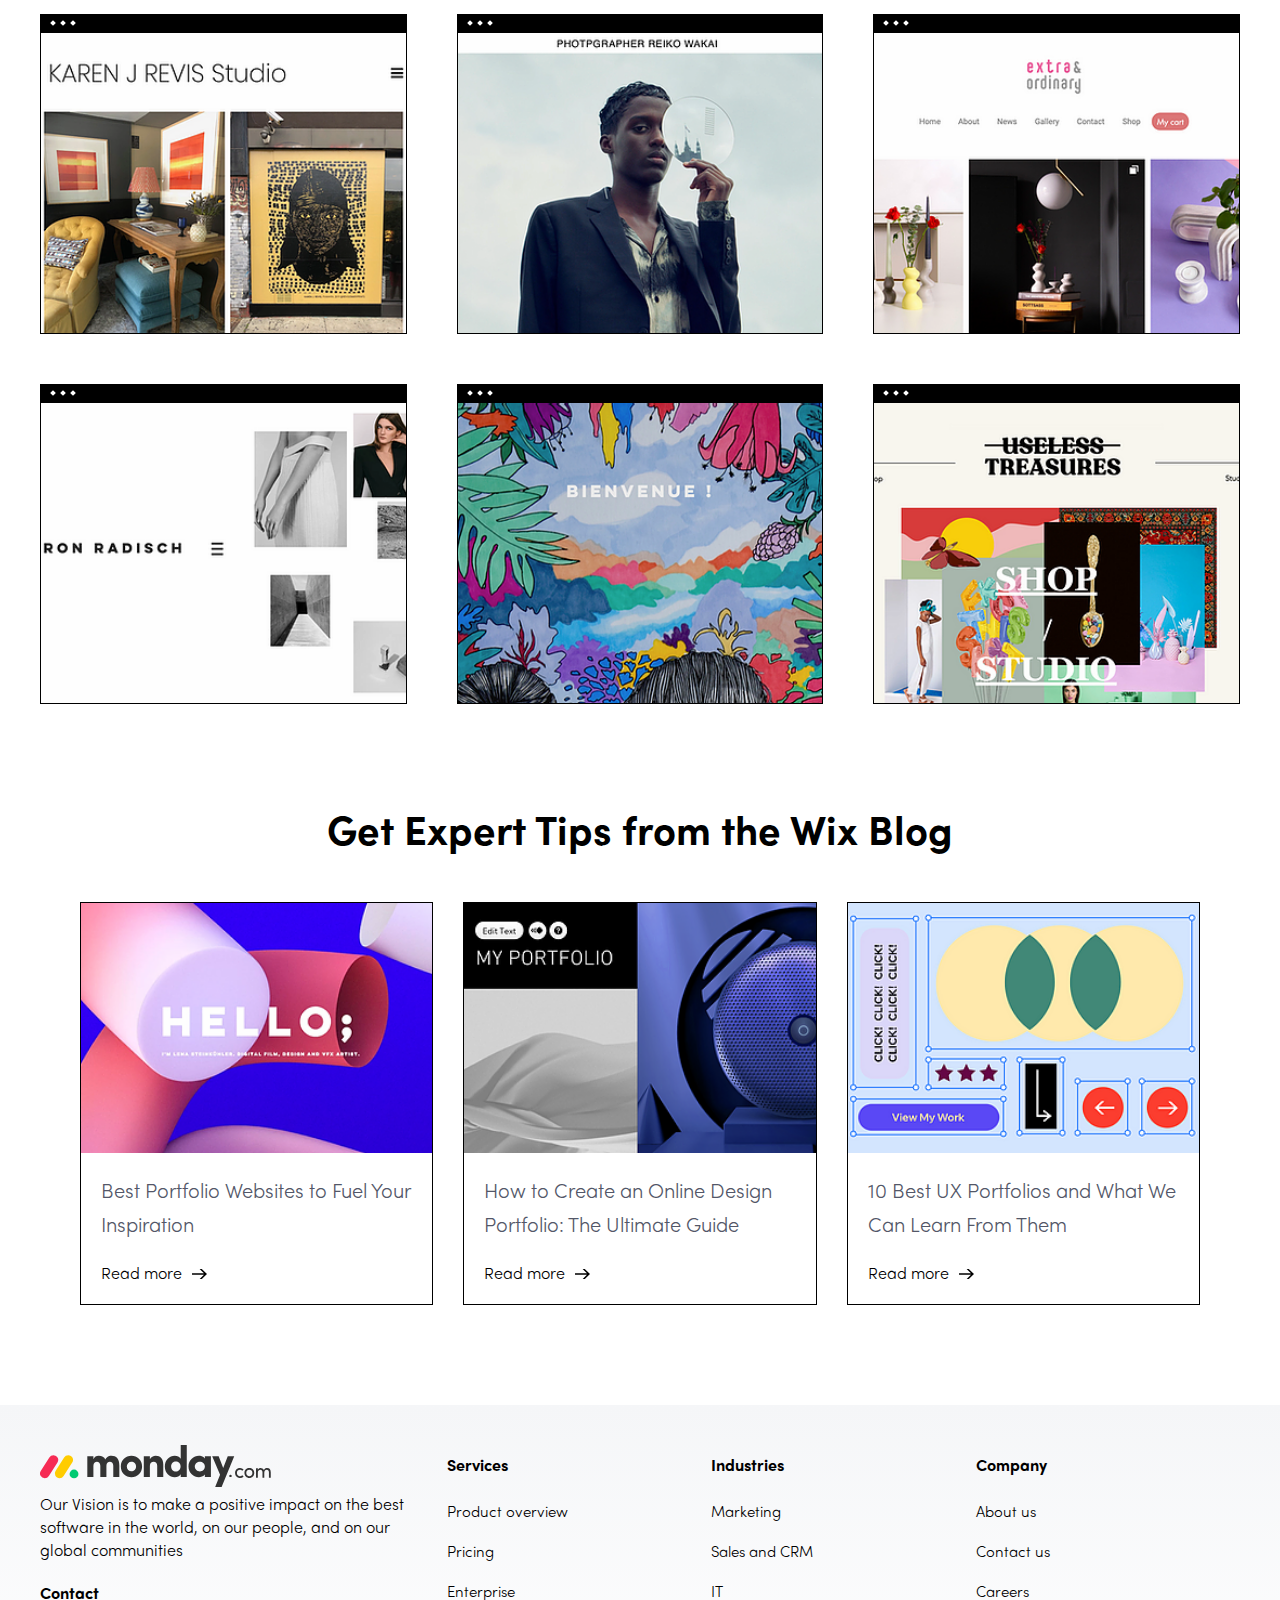
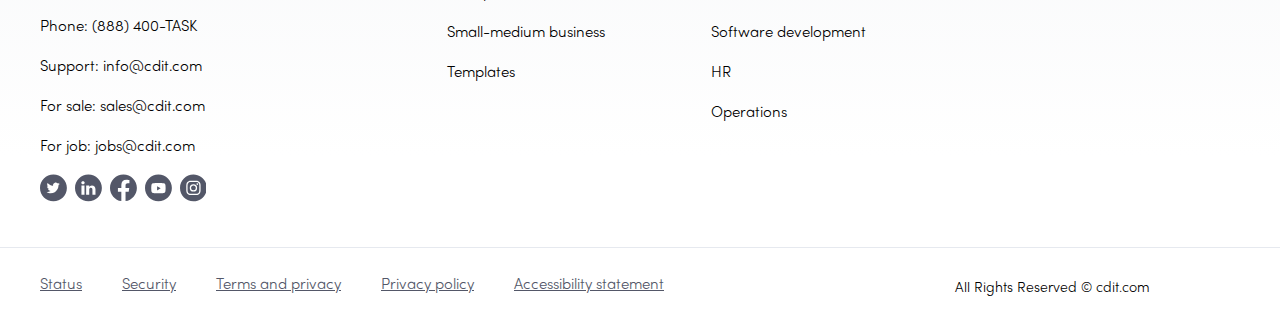
<file: service-web.html>
<!DOCTYPE html>
<html lang="en">

<head>
    <meta charset="UTF-8">
    <title>Website title</title>
    <meta name="viewport" content="width=device-width, user-scalable=no">
    <link rel="stylesheet" href="./css/stylelibs.min.css">
    <link rel="stylesheet" href="./css/style.min.css">
</head>

<body class="service-web">
    <div class="main-container">
        <header id="header">
            <div class="container flex">
                <a href="#" class="logo">
                    <img src="./img/monday-logo-x2.png" alt="">
                </a>
                <nav>
                    <ul class="level1">
                        <li>
                            <a href="#">Home</a>
                        </li>
                        <li>
                            <a href="#">
                                Services
                                <img class="icon" src="./img/arrow-down.svg" alt="">
                            </a>
                            <div class="sub">
                                <div class="container">
                                    <div class="col services-col">
                                        <h2>Services</h2>
                                        <a href="#" class="active" data-id="mobile">
                                            <div class="icon">
                                                <img src="./img/icon-calendar.svg" alt="">
                                            </div>
                                            <div class="right">
                                                <h3>Moblie Development
                                                    <div class="icon-see">
                                                        <img src="./img/icon-arrow-right.svg" alt="">
                                                    </div>
                                                </h3>
                                                <!-- <p>Learn more about the platform, main features, and benefits</p> -->

                                            </div>
                                        </a>
                                        <a href="#" data-id="website">
                                            <div class="icon">
                                                <img src="./img/icon-calendar.svg" alt="">
                                            </div>
                                            <div class="right">
                                                <h3>Web Development
                                                    <div class="icon-see">
                                                        <img class="icon" src="./img/icon-arrow-right.svg" alt="">
                                                    </div>
                                                </h3>
                                                <!-- <p>Learn more about the platform, main features, and benefits</p> -->
                                            </div>
                                        </a>
                                        <a href="#" data-id="ecommerce">
                                            <div class="icon">
                                                <img src="./img/icon-calendar.svg" alt="">
                                            </div>
                                            <div class="right">
                                                <h3>eCommerce Development
                                                    <div class="icon-see">
                                                        <img class="icon" src="./img/icon-arrow-right.svg" alt="">
                                                    </div>
                                                </h3>
                                                <!-- <p>Learn more about the platform, main features, and benefits</p> -->
                                            </div>
                                        </a>

                                    </div>
                                    <div class="border"></div>
                                    <div class="col feature-col mobile active">
                                        <h2>Features</h2>
                                        <a href="./service-mobile.html">
                                            <div class="icon">
                                                <img src="./img/icon-calendar.svg" alt="">
                                            </div>
                                            <div class="right">
                                                <h3>Realtime DB</h3>
                                                <p>Learn more about the platform, main features, and benefits</p>
                                            </div>
                                        </a>
                                        <a href="./service-mobile.html">
                                            <div class="icon">
                                                <img src="./img/icon-calendar.svg" alt="">
                                            </div>
                                            <div class="right">
                                                <h3>Tracking user activity</h3>
                                                <p>Learn more about the platform, main features, and benefits</p>
                                            </div>
                                        </a>
                                        <a href="./service-mobile.html">
                                            <div class="icon">
                                                <img src="./img/icon-calendar.svg" alt="">
                                            </div>
                                            <div class="right">
                                                <h3>Push notification</h3>
                                                <p>Learn more about the platform, main features, and benefits</p>
                                            </div>
                                        </a>
                                        <!-- <a href="./service-mobile.html" class="see-more">See all features <i class="icon"><img class="icon"
													src="./img/arrow-down.svg" alt=""></i></a> -->
                                        <a href="./service-mobile.html">
                                            <div class="icon">
                                                <img src="./img/icon-calendar.svg" alt="">
                                            </div>
                                            <div class="right">
                                                <h3>Content management system</h3>
                                                <p>Learn more about the platform, main features, and benefits</p>
                                            </div>
                                        </a>
                                        <a href="./service-mobile.html">
                                            <div class="icon">
                                                <img src="./img/icon-calendar.svg" alt="">
                                            </div>
                                            <div class="right">
                                                <h3>Multi version</h3>
                                                <p>Learn more about the platform, main features, and benefits</p>
                                            </div>
                                        </a>
                                        <!-- <a href="./service-mobile.html">
											<div class="icon">
												<img src="./img/icon-calendar.svg" alt="">
											</div>
											<div class="right">
												<h3>Multi vendor</h3>
												<p>Learn more about the platform, main features, and benefits</p>
											</div>
										</a> -->
                                    </div>
                                    <div class="col feature-col website" style="display: none;">
                                        <h2>Features</h2>
                                        <a href="./service-web.html">
                                            <div class="icon">
                                                <img src="./img/icon-calendar.svg" alt="">
                                            </div>
                                            <div class="right">
                                                <h3>Content management system</h3>
                                                <p>Learn more about the platform, main features, and benefits</p>
                                            </div>
                                        </a>

                                        <a href="./service-web.html">
                                            <div class="icon">
                                                <img src="./img/icon-calendar.svg" alt="">
                                            </div>
                                            <div class="right">
                                                <h3>Media Management</h3>
                                                <p>Learn more about the platform, main features, and benefits</p>
                                            </div>
                                        </a>
                                        <a href="./service-web.html">
                                            <div class="icon">
                                                <img src="./img/icon-calendar.svg" alt="">
                                            </div>
                                            <div class="right">
                                                <h3>Tracking user activity</h3>
                                                <p>Learn more about the platform, main features, and benefits</p>
                                            </div>
                                        </a>
                                        <!-- <a href="./service-web.html" class="see-more">See all features <i class="icon"><img class="icon"
													src="./img/arrow-down.svg" alt=""></i></a> -->
                                        <a href="./service-web.html">
                                            <div class="icon">
                                                <img src="./img/icon-calendar.svg" alt="">
                                            </div>
                                            <div class="right">
                                                <h3>Realtime DB</h3>
                                                <p>Learn more about the platform, main features, and benefits</p>
                                            </div>
                                        </a>
                                        <a href="./service-web.html">
                                            <div class="icon">
                                                <img src="./img/icon-calendar.svg" alt="">
                                            </div>
                                            <div class="right">
                                                <h3>Multi website</h3>
                                                <p>Learn more about the platform, main features, and benefits</p>
                                            </div>
                                        </a>
                                        <a href="./service-web.html">
                                            <div class="icon">
                                                <img src="./img/icon-calendar.svg" alt="">
                                            </div>
                                            <div class="right">
                                                <h3>Permission</h3>
                                                <p>Learn more about the platform, main features, and benefits</p>
                                            </div>
                                        </a>
                                    </div>
                                    <div class="col feature-col ecommerce" style="display: none;">
                                        <h2>Features</h2>
                                        <a href="#">
                                            <div class="icon">
                                                <img src="./img/icon-calendar.svg" alt="">
                                            </div>
                                            <div class="right">
                                                <h3>Content management system</h3>
                                                <p>Learn more about the platform, main features, and benefits</p>
                                            </div>
                                        </a>

                                        <a href="#">
                                            <div class="icon">
                                                <img src="./img/icon-calendar.svg" alt="">
                                            </div>
                                            <div class="right">
                                                <h3>Multistore</h3>
                                                <p>Learn more about the platform, main features, and benefits</p>
                                            </div>
                                        </a>
                                        <a href="#">
                                            <div class="icon">
                                                <img src="./img/icon-calendar.svg" alt="">
                                            </div>
                                            <div class="right">
                                                <h3>Tracking user activity</h3>
                                                <p>Learn more about the platform, main features, and benefits</p>
                                            </div>
                                        </a>
                                        <a href="#">
                                            <div class="icon">
                                                <img src="./img/icon-calendar.svg" alt="">
                                            </div>
                                            <div class="right">
                                                <h3>Multi report</h3>
                                                <p>Learn more about the platform, main features, and benefits</p>
                                            </div>
                                        </a>
                                        <a href="#">
                                            <div class="icon">
                                                <img src="./img/icon-calendar.svg" alt="">
                                            </div>
                                            <div class="right">
                                                <h3>Promotion</h3>
                                                <p>Learn more about the platform, main features, and benefits</p>
                                            </div>
                                        </a>
                                        <a href="#">
                                            <div class="icon">
                                                <img src="./img/icon-calendar.svg" alt="">
                                            </div>
                                            <div class="right">
                                                <h3>Store warehouse</h3>
                                                <p>Learn more about the platform, main features, and benefits</p>
                                            </div>
                                        </a>
                                        <a href="#" class="see-more">See all features <i class="icon"><img class="icon"
                                                    src="./img/arrow-down.svg" alt=""></i></a>
                                    </div>
                                    <div class="border"></div>
                                    <div class="col">
                                        <h2>Why cdit.vn?</h2>
                                        <a href="#">
                                            <div class="icon">
                                                <img src="./img/icon-calendar.svg" alt="">
                                            </div>
                                            <div class="right">
                                                <h3>Customer</h3>
                                                <p>Learn more about the platform, main features, and benefits</p>
                                            </div>
                                        </a>
                                        <a href="#">
                                            <div class="icon">
                                                <img src="./img/icon-calendar.svg" alt="">
                                            </div>
                                            <div class="right">
                                                <h3>Review</h3>
                                                <p>Learn more about the platform, main features, and benefits</p>
                                            </div>
                                        </a>
                                        <a href="#">
                                            <div class="icon">
                                                <img src="./img/icon-calendar.svg" alt="">
                                            </div>
                                            <div class="right">
                                                <h3>Functional</h3>
                                                <p>Learn more about the platform, main features, and benefits</p>
                                            </div>
                                        </a>
                                    </div>
                                </div>
                            </div>
                        </li>
                        <li>
                            <a href="#">Industries</a>
                        </li>
                        <li>
                            <a href="./careers.html">
                                Careers
                            </a>
                        </li>
                        <li>
                            <a href="./about.html">
                                About us
                            </a>
                        </li>
                    </ul>
                </nav>
                <div class="header-right">
                    <div class="lang">
                        <a href="#" class="head">
                            English
                            <i class="icon"><img width="10" height="10" data-src="./img/arrow-down.svg" alt="" /></i>
                        </a>
                    </div>
                    <!-- <a href="#">Log in</a> -->
                    <a href="#" class="btn round">Contact Sales
                        <i class="icon" src="./img/icon-arrow-right.svg">
                            <svg xmlns="http://www.w3.org/2000/svg" width="8" height="14" viewBox="0 0 8 14">
                                <path
                                    d="M.313 12.045l5.113-5.112L.313 1.821A1.065 1.065 0 1 1 1.82.312L7.687 6.18a1.064 1.064 0 0 1 0 1.508L1.82 13.554a1.065 1.065 0 1 1-1.507-1.508z">
                                </path>
                            </svg>
                        </i>
                    </a>
                </div>
            </div>
        </header>
        <div id="overlay"></div>
        <main id="main" class="">
            <section class="section1 flex -col-2 -center-y">
                <div class="flex-1 p-l-100 p-r-50">
                    <h1 class="h1">Showcase Your Work Online with a Portfolio Website</h1>
                    <p class="p">Design a unique portfolio and stand out online with Wix’s cutting-edge design features
                        and professional tools. Get your work noticed, increase your visibility on the web and start
                        earning.</p>
                    <div>
                        <div class="btn -round -lg">
                            Get Started
                        </div>
                    </div>
                </div>
                <div class="flex-1 right">
                    <img src="./img/service/311dce_794a2a61cb794ea79bddc97f9606181c_mv2.webp" alt="">
                </div>
            </section>
            <section class="section2">
                <div class="container">
                    <h2 class="h2 bold">Celebrate Women in Business. <br>
                        Discover Website Examples <br>
                        Powered by Inspiring Women.</h2>
                    <div class="list flex -col-1 -col-lg-2 -col-xl-3 -gap-50 ">
                        <a href="#">
                            <img src="./img/website/louisehourcade.webp" alt="">
                            <span class="vs">Visit Website <i class="icon"><img src="./img/icon-arrow-right2.svg"
                                        alt=""></i>
                            </span>
                            <span class="dot"></span>
                        </a>
                        <a href="#">
                            <img src="./img/website/web2.webp" alt="">
                            <span class="vs">Visit Website <i class="icon"><img src="./img/icon-arrow-right2.svg"
                                        alt=""></i>
                            </span>
                            <span class="dot"></span>
                        </a>
                        <a href="#">
                            <img src="./img/website/web3.webp" alt="">
                            <span class="vs">Visit Website <i class="icon"><img src="./img/icon-arrow-right2.svg"
                                        alt=""></i>
                            </span>
                            <span class="dot"></span>
                        </a>
                        <a href="#">
                            <img src="./img/website/web4.webp" alt="">
                            <span class="vs">Visit Website <i class="icon"><img src="./img/icon-arrow-right2.svg"
                                        alt=""></i>
                            </span>
                            <span class="dot"></span>
                        </a>
                        <a href="#">
                            <img src="./img/website/web5.webp" alt="">
                            <span class="vs">Visit Website <i class="icon"><img src="./img/icon-arrow-right2.svg"
                                        alt=""></i>
                            </span>
                            <span class="dot"></span>
                        </a>
                        <a href="#">
                            <img src="./img/website/web6.webp" alt="">
                            <span class="vs">Visit Website <i class="icon"><img src="./img/icon-arrow-right2.svg"
                                        alt=""></i>
                            </span>
                            <span class="dot"></span>
                        </a>
                        <a href="#">
                            <img src="./img/website/web7.webp" alt="">
                            <span class="vs">Visit Website <i class="icon"><img src="./img/icon-arrow-right2.svg"
                                        alt=""></i>
                            </span>
                            <span class="dot"></span>
                        </a>
                        <a href="#">
                            <img src="./img/website/web8.webp" alt="">
                            <span class="vs">Visit Website <i class="icon"><img src="./img/icon-arrow-right2.svg"
                                        alt=""></i>
                            </span>
                            <span class="dot"></span>
                        </a>
                        <a href="#">
                            <img src="./img/website/web9.webp" alt="">
                            <span class="vs">Visit Website <i class="icon"><img src="./img/icon-arrow-right2.svg"
                                        alt=""></i>
                            </span>
                            <span class="dot"></span>
                        </a>
                    </div>
                </div>
            </section>
            <section class="section3 p-b-100">
                <div class="container-1200">
                    <h2 class="h2 text-center m-b-50 bold">Get Expert Tips from the Wix Blog</h2>
                    <div class="list flex -col-1 -col-lg-3 -col-md-2 -gap-30">
                        <a href="#" class="cdi-post">
                            <div class="cover">
                                <img src="./img/post/blog.webp" alt="">
                            </div>
                            <div class="info">
                                <h3 class="title p">Best Portfolio Websites to Fuel Your Inspiration</h3>
                                <span class="read-more">Read more <i class="icon"><img src="./img/icon-arrow-right2.svg"
                                            alt=""></i>
                                </span>
                            </div>
                        </a>
                        <a href="#" class="cdi-post">
                            <div class="cover">
                                <img src="./img/post/blog2.webp" alt="">
                            </div>
                            <div class="info">
                                <h3 class="title p">How to Create an Online Design Portfolio: The Ultimate Guide</h3>
                                <span class="read-more">Read more <i class="icon"><img src="./img/icon-arrow-right2.svg"
                                            alt=""></i>
                                </span>
                            </div>
                        </a>
                        <a href="#" class="cdi-post">
                            <div class="cover">
                                <img src="./img/post/blog3.webp" alt="">
                            </div>
                            <div class="info">
                                <h3 class="title p">10 Best UX Portfolios and What We Can Learn From Them</h3>
                                <span class="read-more">Read more <i class="icon"><img src="./img/icon-arrow-right2.svg"
                                            alt=""></i>
                                </span>
                            </div>
                        </a>
                    </div>
                </div>
            </section>
        </main>
        <footer id="footer">
            <div class="container top">
                <div class="row">
                    <div class="col-md-4">
                        <a href="#" class="logo">
                            <img src="./img/icon-logo.svg" alt="">
                        </a>
                        <p class="des">Our Vision is to make a positive impact on the best software in the world, on our
                            people, and on our global communities</p>
                        <!-- <div class="flex">
							<a href="#">
								<img src="./img/icon-apple.svg" alt="">
							</a>
							<a href="#">
								<img src="./img/google-store.svg" alt="">
							</a>
						</div> -->
                        <h2 style="margin-bottom: 10px;margin-top: 20px;">Contact</h2>
                        <ul>
                            <li><a href="#">Phone: (888) 400-TASK</a></li>
                            <li><a href="#">Support: info@cdit.com</a></li>
                            <li><a href="#">For sale: sales@cdit.com</a></li>
                            <li><a href="#">For job: jobs@cdit.com</a></li>
                        </ul>
                        <div class="flex icon-group">
                            <a href="#">
                                <img src="./img/icon-twitter.svg" alt="">
                            </a>
                            <a href="#">
                                <img src="./img/icon-linked.svg" alt="">
                            </a>
                            <a href="#">
                                <img src="./img/icon-facebook.svg" alt="">
                            </a>
                            <a href="#">
                                <img src="./img/icon-ytb.svg" alt="">
                            </a>
                            <a href="#">
                                <img src="./img/icon-instagram.svg" alt="">
                            </a>
                        </div>


                    </div>
                    <div class="row col-md-8">
                        <div class="col-md-4">
                            <h2>Services</h2>
                            <ul>
                                <li><a href="#">Product overview</a></li>
                                <li><a href="#">Pricing</a></li>
                                <li><a href="#">Enterprise</a></li>
                                <li><a href="#">Small-medium business</a></li>
                                <li><a href="#">Templates</a></li>

                            </ul>
                        </div>

                        <div class="col-md-4">
                            <h2>Industries</h2>
                            <ul>
                                <li><a href="#">Marketing</a></li>
                                <li><a href="#">Sales and CRM</a></li>
                                <li><a href="#">IT</a></li>
                                <li><a href="#">Software development</a></li>
                                <li><a href="#">HR</a></li>
                                <li><a href="#">Operations</a></li>
                            </ul>
                        </div>
                        <div class="col-md-4">
                            <h2>Company</h2>
                            <ul>
                                <li><a href="#">About us</a></li>
                                <li><a href="#">Contact us</a></li>
                                <li><a href="#">Careers</a></li>
                            </ul>

                        </div>
                    </div>
                </div>
            </div>
            <div class="bottom">
                <div class="container">
                    <div class="row">
                        <div class="col-md-9 left">
                            <a href="#">Status</a>
                            <a href="#">Security</a>
                            <!-- <div class="icon-group">
								<a href="#">
									<img src="./img/iso-logo1.png" alt="">
								</a>
								<a href="#">
									<img src="./img/gdpr-logo.png" alt="">
								</a>
								<a href="#">
									<img src="./img/soc-logo.png" alt="">
								</a>
								<a href="#">
									<img src="./img/hipaa-logo.png" alt="">
								</a>
							</div> -->

                            <a href="#">Terms and privacy</a>
                            <a href="#">Privacy policy</a>
                            <a href="#">Accessibility statement</a>
                        </div>
                        <div class="right col-md-3">
                            <p class="copyright">All Rights Reserved © cdit.com</p>

                        </div>
                    </div>
                </div>
            </div>
        </footer>
    </div>
    <div id="page-loading"></div>
    <!-- Messenger Chat Plugin Code -->
    <div id="fb-root"></div>

    <!-- Your Chat Plugin code -->
    <div id="fb-customer-chat" class="fb-customerchat">
    </div>

    <script>
        var chatbox = document.getElementById('fb-customer-chat');
        chatbox.setAttribute("page_id", "1079095445454363");
        chatbox.setAttribute("attribution", "biz_inbox");

        window.fbAsyncInit = function () {
            FB.init({
                xfbml: true,
                version: 'v11.0'
            });
        };

        (function (d, s, id) {
            var js, fjs = d.getElementsByTagName(s)[0];
            if (d.getElementById(id)) return;
            js = d.createElement(s); js.id = id;
            js.src = 'https://connect.facebook.net/en_US/sdk/xfbml.customerchat.js';
            fjs.parentNode.insertBefore(js, fjs);
        }(document, 'script', 'facebook-jssdk'));
    </script>
    <script src="./js/jslib.min.js"></script>
    <script src="./js/main.js"></script>
</body>

</html>
</file>
<file: css/stylelibs.min.css>
.flickity-enabled{position:relative}.flickity-enabled:focus{outline:0}.flickity-viewport{overflow:hidden;position:relative;height:100%}.flickity-slider{position:absolute;width:100%;height:100%}.flickity-enabled.is-draggable{-webkit-tap-highlight-color:transparent;-webkit-user-select:none;-moz-user-select:none;-ms-user-select:none;user-select:none}.flickity-enabled.is-draggable .flickity-viewport{cursor:move;cursor:-webkit-grab;cursor:grab}.flickity-enabled.is-draggable .flickity-viewport.is-pointer-down{cursor:-webkit-grabbing;cursor:grabbing}.flickity-button{position:absolute;background:hsla(0,0%,100%,.75);border:none;color:#333}.flickity-button:hover{background:#fff;cursor:pointer}.flickity-button:focus{outline:0;box-shadow:0 0 0 5px #19F}.flickity-button:active{opacity:.6}.flickity-button:disabled{opacity:.3;cursor:auto;pointer-events:none}.flickity-button-icon{fill:currentColor}.flickity-prev-next-button{top:50%;width:44px;height:44px;border-radius:50%;transform:translateY(-50%)}.flickity-prev-next-button.previous{left:10px}.flickity-prev-next-button.next{right:10px}.flickity-rtl .flickity-prev-next-button.previous{left:auto;right:10px}.flickity-rtl .flickity-prev-next-button.next{right:auto;left:10px}.flickity-prev-next-button .flickity-button-icon{position:absolute;left:20%;top:20%;width:60%;height:60%}.flickity-page-dots{position:absolute;width:100%;bottom:-25px;padding:0;margin:0;list-style:none;text-align:center;line-height:1}.flickity-rtl .flickity-page-dots{direction:rtl}.flickity-page-dots .dot{display:inline-block;width:10px;height:10px;margin:0 8px;background:#333;border-radius:50%;opacity:.25;cursor:pointer}.flickity-page-dots .dot.is-selected{opacity:1}
</file>
<file: css/style.min.css>
html,body,div,span,applet,object,iframe,p,blockquote,pre,a,abbr,acronym,address,big,cite,code,del,dfn,em,img,ins,kbd,q,s,samp,small,strike,sub,sup,tt,var,u,i,center,dl,dt,dd,ol,ul,li,fieldset,form,label,legend,table,caption,tbody,tfoot,thead,tr,th,td,article,aside,canvas,details,embed,figure,figcaption,footer,header,hgroup,menu,nav,output,ruby,section,summary,time,mark,audio,video,input{margin:0;padding:0;border:0;font-size:16px;vertical-align:baseline}b,strong{font-weight:bold}h1,h2,h3,h4,h5,h6{margin:0;padding:0;border:0}article,aside,details,figcaption,figure,footer,header,hgroup,menu,nav,section{display:block}body{line-height:normal;font-family:Eurostile,Helvetica,Arial,sans-serif;-webkit-tap-highlight-color:transparent}a{text-decoration:none}ol,ul{list-style:none}small{font-size:85%}blockquote,q{quotes:none}blockquote:before,blockquote:after,q:before,q:after{content:"";content:none}table{border-collapse:collapse;border-spacing:0}img{display:block}*,:after,:before{-webkit-box-sizing:border-box;box-sizing:border-box}a{color:#535768;user-select:none}a:hover{color:#4353ff}.transition{transition:all .15s ease-in;-webkit-transition:all .15s ease-in;-moz-transition:all .15s ease-in;-o-transition:all .15s ease-in;-ms-transition:all .15s ease-in}.link-icon{display:flex;align-items:center}.link-icon :first-child{margin-right:10px}.input-radio{font-size:16px;color:#333;margin-right:15px;display:flex;align-items:center}.input-radio .fake,.input-radio .radio-fake{cursor:pointer;width:24px;height:24px;display:inline-block;vertical-align:middle;position:relative;z-index:1;color:#787878;flex-shrink:0;border-width:1px;border-style:solid;border-color:#0016be;border-image:initial;border-radius:50%;margin-right:10px;opacity:.4}.input-radio .fake:before,.input-radio .radio-fake:before{content:"";position:absolute;left:4px;top:4px;width:14px;height:14px;background-color:#0016be;transform:scale(0);border-radius:50%;transition:transform .3s ease 0s}.input-radio input{position:absolute;height:1px;width:1px;visibility:hidden;clip:rect(0px, 0px, 0px, 0px);opacity:0}.input-radio input:checked+.fake,.input-radio input:checked+.radio-fake{border-color:#0016be;opacity:1}.input-radio input:checked+.fake:before,.input-radio input:checked+.radio-fake:before{transform:scale(1)}.input-radio .label{font-size:16px;line-height:20px}.input-checkbox{display:flex;align-items:center;font-size:16px}.input-checkbox .fake,.input-checkbox .checkbox-fake{width:18px;height:18px;display:inline-block;vertical-align:middle;position:relative;z-index:1;color:#787878;border-width:1px;border-style:solid;border-color:#0016be;border-image:initial;margin:0px 12px 0px 0px}.input-checkbox .fake:before,.input-checkbox .checkbox-fake:before{content:"";display:block;position:absolute;left:2px;top:3px;width:12px;height:6px;transform:scale(0) rotate(-45deg);border-left:2px solid #fff;border-bottom:2px solid #fff;transition:transform .3s ease 0s}.input-checkbox input{position:absolute;height:1px;width:1px;visibility:hidden;clip:rect(0px, 0px, 0px, 0px);opacity:0}.input-checkbox input:checked+.fake,.input-checkbox input:checked+.checkbox-fake{background-color:#1ba8ff;border-color:#1ba8ff}.input-checkbox input:checked+.fake:before,.input-checkbox input:checked+.checkbox-fake:before{transform:scale(1) rotate(-45deg)}.input-checkbox .label{font-size:16px;line-height:20px;display:inline-block;vertical-align:middle}.label,.input-label{font-size:13px;color:#333}.form-control{display:flex;flex-wrap:wrap;-webkit-box-align:center;align-items:center;margin:0px 0px 15px}.form-control input{flex:1;height:34px;line-height:34px;transition:border-color .15s ease-in-out 0s,box-shadow .15s ease-in-out 0s,-webkit-box-shadow .15s ease-in-out 0s;border-width:1px;border-style:solid;border-color:#ccc;border-image:initial;border-radius:4px;padding:6px 12px;outline:none}.form-control input:focus{border-color:#0016be}.form-control select{width:100px;height:34px;line-height:34px;box-shadow:none;border-width:1px;border-style:solid;border-color:#ccc;border-image:initial;padding:6px 12px;outline:none;border-radius:4px;background:0px center}.form-control select:focus{border-color:#0016be}.form-control .btn{height:34px}.form-control .input-group input{border-radius:4px 0px 0px 4px;text-align:left}.form-control .input-group .btn{border-radius:0px 4px 4px 0px}.form-control textarea{flex:1;border-width:1px;border-style:solid;border-color:#ccc;border-image:initial;border-radius:4px;padding:6px 12px;font-family:main}.form-control textarea:focus{border-color:#0016be}.form.verticle .form-control{flex-wrap:wrap}.form.verticle .label,.form.verticle .input-label{width:100%;margin-bottom:10px}.form{display:grid;column-gap:30px}.form label{position:relative;font-size:16px;user-select:none;padding-bottom:32px}.form label.full{grid-column:1/-1}.form .required-badge{color:#fb275d}.form textarea,.form select,.form input{height:40px;border-radius:4px;border:1px solid;border-color:#c5c7d0;padding:0 8px;transition:border-color .1s ease;-webkit-transition:border-color .1s ease;-moz-transition:border-color .1s ease;-o-transition:border-color .1s ease;-ms-transition:border-color .1s ease;width:100%;margin-top:10px;outline:none;font-size:16px;user-select:auto}.form textarea.input-required,.form select.input-required,.form input.input-required{border-color:#fb275d}.form textarea:focus,.form select:focus,.form input:focus{border:1px solid #4353ff}.form textarea{width:100%;max-width:100%;height:150px;font-family:main;padding:8px}.form.form-2{grid-template-columns:1fr 1fr}.form.horizontal label{display:flex}.form.horizontal label span{display:block;width:150px}.form .error-text{position:absolute;bottom:10px;color:#fb275d}.input-group{display:flex;align-items:center;border:1px solid;border-color:#c5c7d0;border-radius:4px;background:#fff;overflow:hidden}.input-group .icon{padding:0 10px}.input-group .icon svg{height:20px}.input-group .btn{border-radius:4px 0 0 4px;padding:0 10px}.input-group .btn:first-child{border-radius:0 0 0 0}.input-group .btn:last-child{border-radius:0 0 0 0}.input-group input{display:block;border:0;border:none !important;padding:0 10px;margin-bottom:0;margin-top:0;flex:1;height:40px}.input-group.round{border-radius:100px}.input-group.round .icon-left{padding-left:20px}.panel{border:1px solid #ddd;background:#fff;border-radius:4px}body.popup-open{overflow:hidden}.bold{font-weight:bold}.title42{font-size:42px;color:#222;line-height:1.2;font-weight:800}.title30{position:relative;word-wrap:break-word;font-size:30px;line-height:38px;color:#222}.p2,.p1{margin:0;font-size:16px;font-style:italic;line-height:26px;color:#777}.p2{font-size:20px}.img{display:block;max-width:100%}.list-h{display:flex}.list-h.flex-wrap{flex-wrap:wrap}.list-v{display:flex;flex-direction:column}.text-right{text-align:right}.popup-model{position:fixed;top:0px;left:0px;right:0px;bottom:0px;background:rgba(0,0,0,.53);overflow-y:scroll;z-index:1000}.popup-model>.wrap{position:relative;top:0px;left:0px;right:0px;bottom:0px;border:none;background:#fff;overflow:unset;border-radius:4px;outline:none;padding:0px;width:900px;margin:0px auto}.mg-t-10{margin-top:10px}.mg-b-10{margin-bottom:10px}.mg-r-10{margin-right:10px}.mg-l-10{margin-left:10px}.mg-v-10{margin:10px 0}.mg-h-10{margin-top:10px;margin-bottom:10px}.mg-10{margin-left:10px;margin-right:10px}.mg-t-15{margin-top:15px}.mg-b-15{margin-bottom:15px}.mg-r-15{margin-right:15px}.mg-l-15{margin-left:15px}.mg-v-15{margin:15px 0}.mg-h-15{margin-top:15px;margin-bottom:15px}.mg-15{margin-left:15px;margin-right:15px}.mg-t-20{margin-top:20px}.mg-b-20{margin-bottom:20px}.mg-r-20{margin-right:20px}.mg-l-20{margin-left:20px}.mg-v-20{margin:20px 0}.mg-h-20{margin-top:20px;margin-bottom:20px}.mg-20{margin-left:20px;margin-right:20px}.mg-t-30{margin-top:30px}.mg-b-30{margin-bottom:30px}.mg-r-30{margin-right:30px}.mg-l-30{margin-left:30px}.mg-v-30{margin:30px 0}.mg-h-30{margin-top:30px;margin-bottom:30px}.mg-30{margin-left:30px;margin-right:30px}.mg-t-40{margin-top:40px}.mg-b-40{margin-bottom:40px}.mg-r-40{margin-right:40px}.mg-l-40{margin-left:40px}.mg-v-40{margin:40px 0}.mg-h-40{margin-top:40px;margin-bottom:40px}.mg-40{margin-left:40px;margin-right:40px}.pd-t-10{padding-top:10px}.pd-b-10{padding-bottom:10px}.pd-r-10{padding-right:10px}.pd-l-10{padding-left:10px}.pd-v-10{padding:10px 0}.pd-h-10{padding-top:10px;padding-bottom:10px}.pd-10{padding-left:10px;padding-right:10px}.pd-t-15{padding-top:15px}.pd-b-15{padding-bottom:15px}.pd-r-15{padding-right:15px}.pd-l-15{padding-left:15px}.pd-v-15{padding:15px 0}.pd-h-15{padding-top:15px;padding-bottom:15px}.pd-15{padding-left:15px;padding-right:15px}.pd-t-20{padding-top:20px}.pd-b-20{padding-bottom:20px}.pd-r-20{padding-right:20px}.pd-l-20{padding-left:20px}.pd-v-20{padding:20px 0}.pd-h-20{padding-top:20px;padding-bottom:20px}.pd-20{padding-left:20px;padding-right:20px}.pd-t-30{padding-top:30px}.pd-b-30{padding-bottom:30px}.pd-r-30{padding-right:30px}.pd-l-30{padding-left:30px}.pd-v-30{padding:30px 0}.pd-h-30{padding-top:30px;padding-bottom:30px}.pd-30{padding-left:30px;padding-right:30px}.pd-t-40{padding-top:40px}.pd-b-40{padding-bottom:40px}.pd-r-40{padding-right:40px}.pd-l-40{padding-left:40px}.pd-v-40{padding:40px 0}.pd-h-40{padding-top:40px;padding-bottom:40px}.pd-40{padding-left:40px;padding-right:40px}@media(max-width: 767.9px){.btn{font-size:14px;height:40px;line-height:40px;padding:0 25px}}.btn-group{display:flex;overflow:hidden}.btn-group .btn:not(:first-child){margin-left:10px}.btn-group.group .btn{border-radius:0;margin-left:0}.btn-group.group .btn:first-child{border-radius:100px 0 0 100px}.btn-group.group .btn:last-child{border-radius:0 100px 100px 0}.btn{border:none;background:#4353ff;color:#fff;padding:0 16px;height:40px;line-height:40px;border-radius:0;cursor:pointer;text-align:center;display:inline-block;align-items:center;justify-content:center;font-size:16px;text-decoration:none;outline:none;transition:all .15s ease-in;-webkit-transition:all .15s ease-in;-moz-transition:all .15s ease-in;-o-transition:all .15s ease-in;-ms-transition:all .15s ease-in}.btn .icon{margin-left:10px}.btn.btn-info{background:#0016be;color:#fff}.btn.green,.btn.btn-success{background:#4caf50;color:#fff}.btn.round{border-radius:100px}.btn.btn-white{background:#fff;color:#4353ff}.btn.btn-white:hover{color:#4353ff}.btn.-full{width:100%}.btn.-small{height:32px;line-height:32px}.btn.-btn-add-on{padding:0;align-items:center;white-space:nowrap;font-size:16px;color:#222;display:flex;align-items:center}.btn.-btn-add-on .add-on{text-align:center;margin-right:5px;display:inline-block}.btn.-btn-add-on .add-on>*{display:inline-block;vertical-align:middle}.btn:hover{filter:brightness(80%);color:#fff}.btn.orange{color:#fff;background:#fc5959}.btn.yellow{color:#fff;background:#ffde76}.btn.green{color:#fff;background:#4caf50}.btn.gray{color:#fff;background:#dedede}.btn.red{color:#fff;background:#f44336}.btn.black{color:#fff;background:#222}.btn.blue{color:#fff;background:#0016be}.btn.pink{color:#fff;background:#c40f79}.btn.purple{color:#fff;background:#410cbc}.btn.transparent{background:transparent}.btn.transparent.orange{color:#fc5959;border:1px solid #fc5959}.btn.transparent.orange:hover{background:#fc5959;color:#fff}.btn.transparent.yellow{color:#ffde76;border:1px solid #ffde76}.btn.transparent.yellow:hover{background:#ffde76;color:#fff}.btn.transparent.green{color:#4caf50;border:1px solid #4caf50}.btn.transparent.green:hover{background:#4caf50;color:#fff}.btn.transparent.gray{color:#dedede;border:1px solid #dedede}.btn.transparent.gray:hover{background:#dedede;color:#fff}.btn.transparent.red{color:#f44336;border:1px solid #f44336}.btn.transparent.red:hover{background:#f44336;color:#fff}.btn.transparent.black{color:#222;border:1px solid #222}.btn.transparent.black:hover{background:#222;color:#fff}.btn.transparent.blue{color:#0016be;border:1px solid #0016be}.btn.transparent.blue:hover{background:#0016be;color:#fff}.btn.transparent.pink{color:#c40f79;border:1px solid #c40f79}.btn.transparent.pink:hover{background:#c40f79;color:#fff}.btn.transparent.purple{color:#410cbc;border:1px solid #410cbc}.btn.transparent.purple:hover{background:#410cbc;color:#fff}.btn.-lg{height:50px;line-height:50px;font-size:18px;padding:0 50px}.btn.-round{border-radius:100px}.h1,.post-detail h1{font-size:72px;line-height:80px;font-weight:700;margin-bottom:32px}.h2,.post-detail h2{font-size:40px;line-height:48px;font-weight:400;margin-bottom:28px}.h3,.post-detail h3{font-size:24px;line-height:32px;font-weight:400;margin-bottom:24px}.h4{font-size:20px;line-height:32px;font-weight:normal;margin-bottom:20px}.industries #main .section1 .carousel-cell .name,.blockchain #main .section2 .list li,.blockchain #main .section2 .list p,.service-ecommerce #main .section3 li,.service-ecommerce #main .section2 ul li,#main.contact .section1 .content-right p,.post-detail ol li,.post-detail ul li,.post-detail a,.post-detail p,.p{font-size:20px;line-height:34px;font-weight:normal;margin-bottom:16px}.p-small,#main.contact .section1 .content-right .left p{font-size:14px;line-height:18px;font-weight:normal;margin-bottom:16px}.p-lg{font-size:20px;line-height:28px;font-weight:normal;margin-bottom:16px}a.blue{color:#0016be}a.blue:hover{color:#0013a5}a.underline{text-decoration:underline}.bold{font-weight:bold}.text-center{text-align:center}.italic{font-style:italic}.t-normal{font-weight:normal}.bold{font-weight:bold}img.contain{object-fit:contain}.col-xl,.col-lg,.col-md,.col-sm,.flex-xl,.col-xl-12,.flex-xl-12,.col-xl-11,.flex-xl-11,.col-xl-10,.flex-xl-10,.col-xl-9,.flex-xl-9,.col-xl-8,.flex-xl-8,.col-xl-7,.flex-xl-7,.col-xl-6,.flex-xl-6,.col-xl-5,.flex-xl-5,.col-xl-4,.flex-xl-4,.col-xl-3,.flex-xl-3,.col-xl-2,.flex-xl-2,.col-xl-1,.flex-xl-1,.flex-lg,.col-lg-12,.flex-lg-12,.col-lg-11,.flex-lg-11,.col-lg-10,.flex-lg-10,.col-lg-9,.flex-lg-9,.col-lg-8,.flex-lg-8,.col-lg-7,.flex-lg-7,.col-lg-6,.flex-lg-6,.col-lg-5,.flex-lg-5,.col-lg-4,.flex-lg-4,.col-lg-3,.flex-lg-3,.col-lg-2,.flex-lg-2,.col-lg-1,.flex-lg-1,.flex-md,.col-md-12,.flex-md-12,.col-md-11,.flex-md-11,.col-md-10,.flex-md-10,.col-md-9,.flex-md-9,.col-md-8,.flex-md-8,.col-md-7,.flex-md-7,.col-md-6,.flex-md-6,.col-md-5,.flex-md-5,.col-md-4,.flex-md-4,.col-md-3,.flex-md-3,.col-md-2,.flex-md-2,.col-md-1,.flex-md-1,.flex-sm,.col-sm-12,.flex-sm-12,.col-sm-11,.flex-sm-11,.col-sm-10,.flex-sm-10,.col-sm-9,.flex-sm-9,.col-sm-8,.flex-sm-8,.col-sm-7,.flex-sm-7,.col-sm-6,.flex-sm-6,.col-sm-5,.flex-sm-5,.col-sm-4,.flex-sm-4,.col-sm-3,.flex-sm-3,.col-sm-2,.flex-sm-2,.col-sm-1,.flex-sm-1{position:relative;padding:0 10px;width:100%}.row{margin:0 -10px;display:flex;flex-wrap:wrap}.row.center{justify-content:center}.row.center-y{align-items:center}.row.pd-0{margin:0}.row.pd-0>*{padding:0}.row.pd-5{margin:0 -5px}.row.pd-5>*{padding:0 5px}.row.pd-2{margin:0 -2px}.row.pd-2>*{padding:0 2px}.col-padding{padding:0 10px}.container{width:1520px;margin:0 auto;max-width:100%;padding:0 40px}.container-mid{width:1440px;margin:0 auto;max-width:100%;padding:0 40px}.container-1000{margin:0 auto;max-width:1000px;padding:0 40px}.container-1100{margin:0 auto;max-width:1100px;padding:0 40px}.container-1200{margin:0 auto;max-width:1200px;padding:0 40px}.container-1300{margin:0 auto;max-width:1300px;padding:0 40px}.container-1400{margin:0 auto;max-width:1400px;padding:0 40px}.pull-right{margin:0 0 0 auto}.list-wraper5{display:flex;flex-wrap:wrap}.list-wraper5>*{width:20%}.list-wraper4{display:flex;flex-wrap:wrap}.list-wraper4>*{width:25%}.grid,.flex{--column-gap: 0px;--row-gap: 0px;display:flex;column-gap:var(--column-gap);row-gap:var(--row-gap)}.grid.-gap-15,.flex.-gap-15{--column-gap: 15px;--row-gap: 15px}.grid.-row-gap-15,.flex.-row-gap-15{--row-gap: 15px}.grid.-col-gap-15,.flex.-col-gap-15{--column-gap: 15px}.grid.-gap-30,.flex.-gap-30{--column-gap: 30px;--row-gap: 30px}.grid.-row-gap-30,.flex.-row-gap-30{--row-gap: 30px}.grid.-col-gap-30,.flex.-col-gap-30{--column-gap: 30px}.grid.-gap-50,.flex.-gap-50{--column-gap: 50px;--row-gap: 50px}.grid.-row-gap-50,.flex.-row-gap-50{--row-gap: 50px}.grid.-col-gap-50,.flex.-col-gap-50{--column-gap: 50px}.grid.-gap-60,.flex.-gap-60{--column-gap: 60px;--row-gap: 60px}.grid.-row-gap-60,.flex.-row-gap-60{--row-gap: 60px}.grid.-col-gap-60,.flex.-col-gap-60{--column-gap: 60px}.grid.-gap-100,.flex.-gap-100{--column-gap: 100px;--row-gap: 100px}.grid.-row-gap-100,.flex.-row-gap-100{--row-gap: 100px}.grid.-col-gap-100,.flex.-col-gap-100{--column-gap: 100px}.grid.-gap-150,.flex.-gap-150{--column-gap: 150px;--row-gap: 150px}.grid.-row-gap-150,.flex.-row-gap-150{--row-gap: 150px}.grid.-col-gap-150,.flex.-col-gap-150{--column-gap: 150px}.grid.-v,.flex.-v{flex-direction:column}.grid.-v.-center-xy,.flex.-v.-center-xy{justify-content:center;align-items:center}.grid.-v.-center-y,.flex.-v.-center-y{justify-content:center}.grid.-v.-center-x,.flex.-v.-center-x{align-items:center}.grid.-v.-justify,.flex.-v.-justify{align-items:space-between}.grid:not(.-v).-center-xy,.flex:not(.-v).-center-xy{justify-content:center;align-items:center}.grid:not(.-v).-center-y,.flex:not(.-v).-center-y{align-items:center}.grid:not(.-v).-center-x,.flex:not(.-v).-center-x{justify-content:center}.grid:not(.-v).-justify,.flex:not(.-v).-justify{justify-content:space-between}.grid.center,.flex.center{justify-content:center}.grid.right,.flex.right{justify-content:flex-end}.grid.wrap,.flex.wrap{flex-wrap:wrap}.grid.-flex-x,.flex.-flex-x{flex-direction:columns}.grid.-col-1,.flex.-col-1{flex-wrap:wrap}.grid.-col-1>*,.flex.-col-1>*{width:calc(100% + var(--column-gap) / 1 - var(--column-gap))}@media(min-width: 575.9px){.grid.-col-sm-1,.flex.-col-sm-1{flex-wrap:wrap}.grid.-col-sm-1>*,.flex.-col-sm-1>*{width:calc(100% + var(--column-gap) / 1 - var(--column-gap))}}@media(min-width: 767.9px){.grid.-col-md-1,.flex.-col-md-1{flex-wrap:wrap}.grid.-col-md-1>*,.flex.-col-md-1>*{width:calc(100% + var(--column-gap) / 1 - var(--column-gap))}}@media(min-width: 959.9px){.grid.-col-lg-1,.flex.-col-lg-1{flex-wrap:wrap}.grid.-col-lg-1>*,.flex.-col-lg-1>*{width:calc(100% + var(--column-gap) / 1 - var(--column-gap))}}@media(min-width: 1139.9px){.grid.-col-xl-1,.flex.-col-xl-1{flex-wrap:wrap}.grid.-col-xl-1>*,.flex.-col-xl-1>*{width:calc(100% + var(--column-gap) / 1 - var(--column-gap))}}.grid.-col-2,.flex.-col-2{flex-wrap:wrap}.grid.-col-2>*,.flex.-col-2>*{width:calc(50% + var(--column-gap) / 2 - var(--column-gap))}@media(min-width: 575.9px){.grid.-col-sm-2,.flex.-col-sm-2{flex-wrap:wrap}.grid.-col-sm-2>*,.flex.-col-sm-2>*{width:calc(50% + var(--column-gap) / 2 - var(--column-gap))}}@media(min-width: 767.9px){.grid.-col-md-2,.flex.-col-md-2{flex-wrap:wrap}.grid.-col-md-2>*,.flex.-col-md-2>*{width:calc(50% + var(--column-gap) / 2 - var(--column-gap))}}@media(min-width: 959.9px){.grid.-col-lg-2,.flex.-col-lg-2{flex-wrap:wrap}.grid.-col-lg-2>*,.flex.-col-lg-2>*{width:calc(50% + var(--column-gap) / 2 - var(--column-gap))}}@media(min-width: 1139.9px){.grid.-col-xl-2,.flex.-col-xl-2{flex-wrap:wrap}.grid.-col-xl-2>*,.flex.-col-xl-2>*{width:calc(50% + var(--column-gap) / 2 - var(--column-gap))}}.grid.-col-3,.flex.-col-3{flex-wrap:wrap}.grid.-col-3>*,.flex.-col-3>*{width:calc(33.3333333333% + var(--column-gap) / 3 - var(--column-gap))}@media(min-width: 575.9px){.grid.-col-sm-3,.flex.-col-sm-3{flex-wrap:wrap}.grid.-col-sm-3>*,.flex.-col-sm-3>*{width:calc(33.3333333333% + var(--column-gap) / 3 - var(--column-gap))}}@media(min-width: 767.9px){.grid.-col-md-3,.flex.-col-md-3{flex-wrap:wrap}.grid.-col-md-3>*,.flex.-col-md-3>*{width:calc(33.3333333333% + var(--column-gap) / 3 - var(--column-gap))}}@media(min-width: 959.9px){.grid.-col-lg-3,.flex.-col-lg-3{flex-wrap:wrap}.grid.-col-lg-3>*,.flex.-col-lg-3>*{width:calc(33.3333333333% + var(--column-gap) / 3 - var(--column-gap))}}@media(min-width: 1139.9px){.grid.-col-xl-3,.flex.-col-xl-3{flex-wrap:wrap}.grid.-col-xl-3>*,.flex.-col-xl-3>*{width:calc(33.3333333333% + var(--column-gap) / 3 - var(--column-gap))}}.grid.-col-4,.flex.-col-4{flex-wrap:wrap}.grid.-col-4>*,.flex.-col-4>*{width:calc(25% + var(--column-gap) / 4 - var(--column-gap))}@media(min-width: 575.9px){.grid.-col-sm-4,.flex.-col-sm-4{flex-wrap:wrap}.grid.-col-sm-4>*,.flex.-col-sm-4>*{width:calc(25% + var(--column-gap) / 4 - var(--column-gap))}}@media(min-width: 767.9px){.grid.-col-md-4,.flex.-col-md-4{flex-wrap:wrap}.grid.-col-md-4>*,.flex.-col-md-4>*{width:calc(25% + var(--column-gap) / 4 - var(--column-gap))}}@media(min-width: 959.9px){.grid.-col-lg-4,.flex.-col-lg-4{flex-wrap:wrap}.grid.-col-lg-4>*,.flex.-col-lg-4>*{width:calc(25% + var(--column-gap) / 4 - var(--column-gap))}}@media(min-width: 1139.9px){.grid.-col-xl-4,.flex.-col-xl-4{flex-wrap:wrap}.grid.-col-xl-4>*,.flex.-col-xl-4>*{width:calc(25% + var(--column-gap) / 4 - var(--column-gap))}}.grid.-col-5,.flex.-col-5{flex-wrap:wrap}.grid.-col-5>*,.flex.-col-5>*{width:calc(20% + var(--column-gap) / 5 - var(--column-gap))}@media(min-width: 575.9px){.grid.-col-sm-5,.flex.-col-sm-5{flex-wrap:wrap}.grid.-col-sm-5>*,.flex.-col-sm-5>*{width:calc(20% + var(--column-gap) / 5 - var(--column-gap))}}@media(min-width: 767.9px){.grid.-col-md-5,.flex.-col-md-5{flex-wrap:wrap}.grid.-col-md-5>*,.flex.-col-md-5>*{width:calc(20% + var(--column-gap) / 5 - var(--column-gap))}}@media(min-width: 959.9px){.grid.-col-lg-5,.flex.-col-lg-5{flex-wrap:wrap}.grid.-col-lg-5>*,.flex.-col-lg-5>*{width:calc(20% + var(--column-gap) / 5 - var(--column-gap))}}@media(min-width: 1139.9px){.grid.-col-xl-5,.flex.-col-xl-5{flex-wrap:wrap}.grid.-col-xl-5>*,.flex.-col-xl-5>*{width:calc(20% + var(--column-gap) / 5 - var(--column-gap))}}.grid.-col-6,.flex.-col-6{flex-wrap:wrap}.grid.-col-6>*,.flex.-col-6>*{width:calc(16.6666666667% + var(--column-gap) / 6 - var(--column-gap))}@media(min-width: 575.9px){.grid.-col-sm-6,.flex.-col-sm-6{flex-wrap:wrap}.grid.-col-sm-6>*,.flex.-col-sm-6>*{width:calc(16.6666666667% + var(--column-gap) / 6 - var(--column-gap))}}@media(min-width: 767.9px){.grid.-col-md-6,.flex.-col-md-6{flex-wrap:wrap}.grid.-col-md-6>*,.flex.-col-md-6>*{width:calc(16.6666666667% + var(--column-gap) / 6 - var(--column-gap))}}@media(min-width: 959.9px){.grid.-col-lg-6,.flex.-col-lg-6{flex-wrap:wrap}.grid.-col-lg-6>*,.flex.-col-lg-6>*{width:calc(16.6666666667% + var(--column-gap) / 6 - var(--column-gap))}}@media(min-width: 1139.9px){.grid.-col-xl-6,.flex.-col-xl-6{flex-wrap:wrap}.grid.-col-xl-6>*,.flex.-col-xl-6>*{width:calc(16.6666666667% + var(--column-gap) / 6 - var(--column-gap))}}.grid.-col-7,.flex.-col-7{flex-wrap:wrap}.grid.-col-7>*,.flex.-col-7>*{width:calc(14.2857142857% + var(--column-gap) / 7 - var(--column-gap))}@media(min-width: 575.9px){.grid.-col-sm-7,.flex.-col-sm-7{flex-wrap:wrap}.grid.-col-sm-7>*,.flex.-col-sm-7>*{width:calc(14.2857142857% + var(--column-gap) / 7 - var(--column-gap))}}@media(min-width: 767.9px){.grid.-col-md-7,.flex.-col-md-7{flex-wrap:wrap}.grid.-col-md-7>*,.flex.-col-md-7>*{width:calc(14.2857142857% + var(--column-gap) / 7 - var(--column-gap))}}@media(min-width: 959.9px){.grid.-col-lg-7,.flex.-col-lg-7{flex-wrap:wrap}.grid.-col-lg-7>*,.flex.-col-lg-7>*{width:calc(14.2857142857% + var(--column-gap) / 7 - var(--column-gap))}}@media(min-width: 1139.9px){.grid.-col-xl-7,.flex.-col-xl-7{flex-wrap:wrap}.grid.-col-xl-7>*,.flex.-col-xl-7>*{width:calc(14.2857142857% + var(--column-gap) / 7 - var(--column-gap))}}.grid.-col-8,.flex.-col-8{flex-wrap:wrap}.grid.-col-8>*,.flex.-col-8>*{width:calc(12.5% + var(--column-gap) / 8 - var(--column-gap))}@media(min-width: 575.9px){.grid.-col-sm-8,.flex.-col-sm-8{flex-wrap:wrap}.grid.-col-sm-8>*,.flex.-col-sm-8>*{width:calc(12.5% + var(--column-gap) / 8 - var(--column-gap))}}@media(min-width: 767.9px){.grid.-col-md-8,.flex.-col-md-8{flex-wrap:wrap}.grid.-col-md-8>*,.flex.-col-md-8>*{width:calc(12.5% + var(--column-gap) / 8 - var(--column-gap))}}@media(min-width: 959.9px){.grid.-col-lg-8,.flex.-col-lg-8{flex-wrap:wrap}.grid.-col-lg-8>*,.flex.-col-lg-8>*{width:calc(12.5% + var(--column-gap) / 8 - var(--column-gap))}}@media(min-width: 1139.9px){.grid.-col-xl-8,.flex.-col-xl-8{flex-wrap:wrap}.grid.-col-xl-8>*,.flex.-col-xl-8>*{width:calc(12.5% + var(--column-gap) / 8 - var(--column-gap))}}.grid.-col-9,.flex.-col-9{flex-wrap:wrap}.grid.-col-9>*,.flex.-col-9>*{width:calc(11.1111111111% + var(--column-gap) / 9 - var(--column-gap))}@media(min-width: 575.9px){.grid.-col-sm-9,.flex.-col-sm-9{flex-wrap:wrap}.grid.-col-sm-9>*,.flex.-col-sm-9>*{width:calc(11.1111111111% + var(--column-gap) / 9 - var(--column-gap))}}@media(min-width: 767.9px){.grid.-col-md-9,.flex.-col-md-9{flex-wrap:wrap}.grid.-col-md-9>*,.flex.-col-md-9>*{width:calc(11.1111111111% + var(--column-gap) / 9 - var(--column-gap))}}@media(min-width: 959.9px){.grid.-col-lg-9,.flex.-col-lg-9{flex-wrap:wrap}.grid.-col-lg-9>*,.flex.-col-lg-9>*{width:calc(11.1111111111% + var(--column-gap) / 9 - var(--column-gap))}}@media(min-width: 1139.9px){.grid.-col-xl-9,.flex.-col-xl-9{flex-wrap:wrap}.grid.-col-xl-9>*,.flex.-col-xl-9>*{width:calc(11.1111111111% + var(--column-gap) / 9 - var(--column-gap))}}.grid.-col-10,.flex.-col-10{flex-wrap:wrap}.grid.-col-10>*,.flex.-col-10>*{width:calc(10% + var(--column-gap) / 10 - var(--column-gap))}@media(min-width: 575.9px){.grid.-col-sm-10,.flex.-col-sm-10{flex-wrap:wrap}.grid.-col-sm-10>*,.flex.-col-sm-10>*{width:calc(10% + var(--column-gap) / 10 - var(--column-gap))}}@media(min-width: 767.9px){.grid.-col-md-10,.flex.-col-md-10{flex-wrap:wrap}.grid.-col-md-10>*,.flex.-col-md-10>*{width:calc(10% + var(--column-gap) / 10 - var(--column-gap))}}@media(min-width: 959.9px){.grid.-col-lg-10,.flex.-col-lg-10{flex-wrap:wrap}.grid.-col-lg-10>*,.flex.-col-lg-10>*{width:calc(10% + var(--column-gap) / 10 - var(--column-gap))}}@media(min-width: 1139.9px){.grid.-col-xl-10,.flex.-col-xl-10{flex-wrap:wrap}.grid.-col-xl-10>*,.flex.-col-xl-10>*{width:calc(10% + var(--column-gap) / 10 - var(--column-gap))}}.grid.-col-11,.flex.-col-11{flex-wrap:wrap}.grid.-col-11>*,.flex.-col-11>*{width:calc(9.0909090909% + var(--column-gap) / 11 - var(--column-gap))}@media(min-width: 575.9px){.grid.-col-sm-11,.flex.-col-sm-11{flex-wrap:wrap}.grid.-col-sm-11>*,.flex.-col-sm-11>*{width:calc(9.0909090909% + var(--column-gap) / 11 - var(--column-gap))}}@media(min-width: 767.9px){.grid.-col-md-11,.flex.-col-md-11{flex-wrap:wrap}.grid.-col-md-11>*,.flex.-col-md-11>*{width:calc(9.0909090909% + var(--column-gap) / 11 - var(--column-gap))}}@media(min-width: 959.9px){.grid.-col-lg-11,.flex.-col-lg-11{flex-wrap:wrap}.grid.-col-lg-11>*,.flex.-col-lg-11>*{width:calc(9.0909090909% + var(--column-gap) / 11 - var(--column-gap))}}@media(min-width: 1139.9px){.grid.-col-xl-11,.flex.-col-xl-11{flex-wrap:wrap}.grid.-col-xl-11>*,.flex.-col-xl-11>*{width:calc(9.0909090909% + var(--column-gap) / 11 - var(--column-gap))}}.grid.-col-12,.flex.-col-12{flex-wrap:wrap}.grid.-col-12>*,.flex.-col-12>*{width:calc(8.3333333333% + var(--column-gap) / 12 - var(--column-gap))}@media(min-width: 575.9px){.grid.-col-sm-12,.flex.-col-sm-12{flex-wrap:wrap}.grid.-col-sm-12>*,.flex.-col-sm-12>*{width:calc(8.3333333333% + var(--column-gap) / 12 - var(--column-gap))}}@media(min-width: 767.9px){.grid.-col-md-12,.flex.-col-md-12{flex-wrap:wrap}.grid.-col-md-12>*,.flex.-col-md-12>*{width:calc(8.3333333333% + var(--column-gap) / 12 - var(--column-gap))}}@media(min-width: 959.9px){.grid.-col-lg-12,.flex.-col-lg-12{flex-wrap:wrap}.grid.-col-lg-12>*,.flex.-col-lg-12>*{width:calc(8.3333333333% + var(--column-gap) / 12 - var(--column-gap))}}@media(min-width: 1139.9px){.grid.-col-xl-12,.flex.-col-xl-12{flex-wrap:wrap}.grid.-col-xl-12>*,.flex.-col-xl-12>*{width:calc(8.3333333333% + var(--column-gap) / 12 - var(--column-gap))}}.flex-wrap{display:flex;flex-wrap:wrap;justify-content:space-between}@media(min-width: 576px){.col-sm-1{max-width:8.3333333333%}.push-sm-1{position:relative;left:8.3333333333%}.flex-sm-1{flex:1;padding:0 10px}.flexw-sm-1{width:8.3333333333%}.max-sm-1{max-width:120px}.width-sm-1{width:120px}.col-sm-2{max-width:16.6666666667%}.push-sm-2{position:relative;left:16.6666666667%}.flex-sm-2{flex:2;padding:0 10px}.flexw-sm-2{width:16.6666666667%}.max-sm-2{max-width:240px}.width-sm-2{width:240px}.col-sm-3{max-width:25%}.push-sm-3{position:relative;left:25%}.flex-sm-3{flex:3;padding:0 10px}.flexw-sm-3{width:25%}.max-sm-3{max-width:360px}.width-sm-3{width:360px}.col-sm-4{max-width:33.3333333333%}.push-sm-4{position:relative;left:33.3333333333%}.flex-sm-4{flex:4;padding:0 10px}.flexw-sm-4{width:33.3333333333%}.max-sm-4{max-width:480px}.width-sm-4{width:480px}.col-sm-5{max-width:41.6666666667%}.push-sm-5{position:relative;left:41.6666666667%}.flex-sm-5{flex:5;padding:0 10px}.flexw-sm-5{width:41.6666666667%}.max-sm-5{max-width:600px}.width-sm-5{width:600px}.col-sm-6{max-width:50%}.push-sm-6{position:relative;left:50%}.flex-sm-6{flex:6;padding:0 10px}.flexw-sm-6{width:50%}.max-sm-6{max-width:720px}.width-sm-6{width:720px}.col-sm-7{max-width:58.3333333333%}.push-sm-7{position:relative;left:58.3333333333%}.flex-sm-7{flex:7;padding:0 10px}.flexw-sm-7{width:58.3333333333%}.max-sm-7{max-width:840px}.width-sm-7{width:840px}.col-sm-8{max-width:66.6666666667%}.push-sm-8{position:relative;left:66.6666666667%}.flex-sm-8{flex:8;padding:0 10px}.flexw-sm-8{width:66.6666666667%}.max-sm-8{max-width:960px}.width-sm-8{width:960px}.col-sm-9{max-width:75%}.push-sm-9{position:relative;left:75%}.flex-sm-9{flex:9;padding:0 10px}.flexw-sm-9{width:75%}.max-sm-9{max-width:1080px}.width-sm-9{width:1080px}.col-sm-10{max-width:83.3333333333%}.push-sm-10{position:relative;left:83.3333333333%}.flex-sm-10{flex:10;padding:0 10px}.flexw-sm-10{width:83.3333333333%}.max-sm-10{max-width:1200px}.width-sm-10{width:1200px}.col-sm-11{max-width:91.6666666667%}.push-sm-11{position:relative;left:91.6666666667%}.flex-sm-11{flex:11;padding:0 10px}.flexw-sm-11{width:91.6666666667%}.max-sm-11{max-width:1320px}.width-sm-11{width:1320px}.col-sm-12{max-width:100%}.push-sm-12{position:relative;left:100%}.flex-sm-12{flex:12;padding:0 10px}.flexw-sm-12{width:100%}.max-sm-12{max-width:1440px}.width-sm-12{width:1440px}.flex-sm{display:flex}.col-sm{flex:1}}@media(max-width: 575.9px){.col-sm-break-1{width:8.3333333333%;min-width:8.3333333333%}.col-sm-break-2{width:16.6666666667%;min-width:16.6666666667%}.col-sm-break-3{width:25%;min-width:25%}.col-sm-break-4{width:33.3333333333%;min-width:33.3333333333%}.col-sm-break-5{width:41.6666666667%;min-width:41.6666666667%}.col-sm-break-6{width:50%;min-width:50%}.col-sm-break-7{width:58.3333333333%;min-width:58.3333333333%}.col-sm-break-8{width:66.6666666667%;min-width:66.6666666667%}.col-sm-break-9{width:75%;min-width:75%}.col-sm-break-10{width:83.3333333333%;min-width:83.3333333333%}.col-sm-break-11{width:91.6666666667%;min-width:91.6666666667%}.col-sm-break-12{width:100%;min-width:100%}}@media(min-width: 768px){.col-md-1{max-width:8.3333333333%}.push-md-1{position:relative;left:8.3333333333%}.flex-md-1{flex:1;padding:0 10px}.flexw-md-1{width:8.3333333333%}.max-md-1{max-width:120px}.width-md-1{width:120px}.col-md-2{max-width:16.6666666667%}.push-md-2{position:relative;left:16.6666666667%}.flex-md-2{flex:2;padding:0 10px}.flexw-md-2{width:16.6666666667%}.max-md-2{max-width:240px}.width-md-2{width:240px}.col-md-3{max-width:25%}.push-md-3{position:relative;left:25%}.flex-md-3{flex:3;padding:0 10px}.flexw-md-3{width:25%}.max-md-3{max-width:360px}.width-md-3{width:360px}.col-md-4{max-width:33.3333333333%}.push-md-4{position:relative;left:33.3333333333%}.flex-md-4{flex:4;padding:0 10px}.flexw-md-4{width:33.3333333333%}.max-md-4{max-width:480px}.width-md-4{width:480px}.col-md-5{max-width:41.6666666667%}.push-md-5{position:relative;left:41.6666666667%}.flex-md-5{flex:5;padding:0 10px}.flexw-md-5{width:41.6666666667%}.max-md-5{max-width:600px}.width-md-5{width:600px}.col-md-6{max-width:50%}.push-md-6{position:relative;left:50%}.flex-md-6{flex:6;padding:0 10px}.flexw-md-6{width:50%}.max-md-6{max-width:720px}.width-md-6{width:720px}.col-md-7{max-width:58.3333333333%}.push-md-7{position:relative;left:58.3333333333%}.flex-md-7{flex:7;padding:0 10px}.flexw-md-7{width:58.3333333333%}.max-md-7{max-width:840px}.width-md-7{width:840px}.col-md-8{max-width:66.6666666667%}.push-md-8{position:relative;left:66.6666666667%}.flex-md-8{flex:8;padding:0 10px}.flexw-md-8{width:66.6666666667%}.max-md-8{max-width:960px}.width-md-8{width:960px}.col-md-9{max-width:75%}.push-md-9{position:relative;left:75%}.flex-md-9{flex:9;padding:0 10px}.flexw-md-9{width:75%}.max-md-9{max-width:1080px}.width-md-9{width:1080px}.col-md-10{max-width:83.3333333333%}.push-md-10{position:relative;left:83.3333333333%}.flex-md-10{flex:10;padding:0 10px}.flexw-md-10{width:83.3333333333%}.max-md-10{max-width:1200px}.width-md-10{width:1200px}.col-md-11{max-width:91.6666666667%}.push-md-11{position:relative;left:91.6666666667%}.flex-md-11{flex:11;padding:0 10px}.flexw-md-11{width:91.6666666667%}.max-md-11{max-width:1320px}.width-md-11{width:1320px}.col-md-12{max-width:100%}.push-md-12{position:relative;left:100%}.flex-md-12{flex:12;padding:0 10px}.flexw-md-12{width:100%}.max-md-12{max-width:1440px}.width-md-12{width:1440px}.flex-md{display:flex}.col-md{flex:1}}@media(max-width: 767.9px){.col-md-break-1{width:8.3333333333%;min-width:8.3333333333%}.col-md-break-2{width:16.6666666667%;min-width:16.6666666667%}.col-md-break-3{width:25%;min-width:25%}.col-md-break-4{width:33.3333333333%;min-width:33.3333333333%}.col-md-break-5{width:41.6666666667%;min-width:41.6666666667%}.col-md-break-6{width:50%;min-width:50%}.col-md-break-7{width:58.3333333333%;min-width:58.3333333333%}.col-md-break-8{width:66.6666666667%;min-width:66.6666666667%}.col-md-break-9{width:75%;min-width:75%}.col-md-break-10{width:83.3333333333%;min-width:83.3333333333%}.col-md-break-11{width:91.6666666667%;min-width:91.6666666667%}.col-md-break-12{width:100%;min-width:100%}}@media(min-width: 960px){.col-lg-1{max-width:8.3333333333%}.push-lg-1{position:relative;left:8.3333333333%}.flex-lg-1{flex:1;padding:0 10px}.flexw-lg-1{width:8.3333333333%}.max-lg-1{max-width:120px}.width-lg-1{width:120px}.col-lg-2{max-width:16.6666666667%}.push-lg-2{position:relative;left:16.6666666667%}.flex-lg-2{flex:2;padding:0 10px}.flexw-lg-2{width:16.6666666667%}.max-lg-2{max-width:240px}.width-lg-2{width:240px}.col-lg-3{max-width:25%}.push-lg-3{position:relative;left:25%}.flex-lg-3{flex:3;padding:0 10px}.flexw-lg-3{width:25%}.max-lg-3{max-width:360px}.width-lg-3{width:360px}.col-lg-4{max-width:33.3333333333%}.push-lg-4{position:relative;left:33.3333333333%}.flex-lg-4{flex:4;padding:0 10px}.flexw-lg-4{width:33.3333333333%}.max-lg-4{max-width:480px}.width-lg-4{width:480px}.col-lg-5{max-width:41.6666666667%}.push-lg-5{position:relative;left:41.6666666667%}.flex-lg-5{flex:5;padding:0 10px}.flexw-lg-5{width:41.6666666667%}.max-lg-5{max-width:600px}.width-lg-5{width:600px}.col-lg-6{max-width:50%}.push-lg-6{position:relative;left:50%}.flex-lg-6{flex:6;padding:0 10px}.flexw-lg-6{width:50%}.max-lg-6{max-width:720px}.width-lg-6{width:720px}.col-lg-7{max-width:58.3333333333%}.push-lg-7{position:relative;left:58.3333333333%}.flex-lg-7{flex:7;padding:0 10px}.flexw-lg-7{width:58.3333333333%}.max-lg-7{max-width:840px}.width-lg-7{width:840px}.col-lg-8{max-width:66.6666666667%}.push-lg-8{position:relative;left:66.6666666667%}.flex-lg-8{flex:8;padding:0 10px}.flexw-lg-8{width:66.6666666667%}.max-lg-8{max-width:960px}.width-lg-8{width:960px}.col-lg-9{max-width:75%}.push-lg-9{position:relative;left:75%}.flex-lg-9{flex:9;padding:0 10px}.flexw-lg-9{width:75%}.max-lg-9{max-width:1080px}.width-lg-9{width:1080px}.col-lg-10{max-width:83.3333333333%}.push-lg-10{position:relative;left:83.3333333333%}.flex-lg-10{flex:10;padding:0 10px}.flexw-lg-10{width:83.3333333333%}.max-lg-10{max-width:1200px}.width-lg-10{width:1200px}.col-lg-11{max-width:91.6666666667%}.push-lg-11{position:relative;left:91.6666666667%}.flex-lg-11{flex:11;padding:0 10px}.flexw-lg-11{width:91.6666666667%}.max-lg-11{max-width:1320px}.width-lg-11{width:1320px}.col-lg-12{max-width:100%}.push-lg-12{position:relative;left:100%}.flex-lg-12{flex:12;padding:0 10px}.flexw-lg-12{width:100%}.max-lg-12{max-width:1440px}.width-lg-12{width:1440px}.flex-lg{display:flex}.col-lg{flex:1}}@media(max-width: 959.9px){.col-lg-break-1{width:8.3333333333%;min-width:8.3333333333%}.col-lg-break-2{width:16.6666666667%;min-width:16.6666666667%}.col-lg-break-3{width:25%;min-width:25%}.col-lg-break-4{width:33.3333333333%;min-width:33.3333333333%}.col-lg-break-5{width:41.6666666667%;min-width:41.6666666667%}.col-lg-break-6{width:50%;min-width:50%}.col-lg-break-7{width:58.3333333333%;min-width:58.3333333333%}.col-lg-break-8{width:66.6666666667%;min-width:66.6666666667%}.col-lg-break-9{width:75%;min-width:75%}.col-lg-break-10{width:83.3333333333%;min-width:83.3333333333%}.col-lg-break-11{width:91.6666666667%;min-width:91.6666666667%}.col-lg-break-12{width:100%;min-width:100%}}@media(min-width: 1140px){.col-xl-1{max-width:8.3333333333%}.push-xl-1{position:relative;left:8.3333333333%}.flex-xl-1{flex:1;padding:0 10px}.flexw-xl-1{width:8.3333333333%}.max-xl-1{max-width:120px}.width-xl-1{width:120px}.col-xl-2{max-width:16.6666666667%}.push-xl-2{position:relative;left:16.6666666667%}.flex-xl-2{flex:2;padding:0 10px}.flexw-xl-2{width:16.6666666667%}.max-xl-2{max-width:240px}.width-xl-2{width:240px}.col-xl-3{max-width:25%}.push-xl-3{position:relative;left:25%}.flex-xl-3{flex:3;padding:0 10px}.flexw-xl-3{width:25%}.max-xl-3{max-width:360px}.width-xl-3{width:360px}.col-xl-4{max-width:33.3333333333%}.push-xl-4{position:relative;left:33.3333333333%}.flex-xl-4{flex:4;padding:0 10px}.flexw-xl-4{width:33.3333333333%}.max-xl-4{max-width:480px}.width-xl-4{width:480px}.col-xl-5{max-width:41.6666666667%}.push-xl-5{position:relative;left:41.6666666667%}.flex-xl-5{flex:5;padding:0 10px}.flexw-xl-5{width:41.6666666667%}.max-xl-5{max-width:600px}.width-xl-5{width:600px}.col-xl-6{max-width:50%}.push-xl-6{position:relative;left:50%}.flex-xl-6{flex:6;padding:0 10px}.flexw-xl-6{width:50%}.max-xl-6{max-width:720px}.width-xl-6{width:720px}.col-xl-7{max-width:58.3333333333%}.push-xl-7{position:relative;left:58.3333333333%}.flex-xl-7{flex:7;padding:0 10px}.flexw-xl-7{width:58.3333333333%}.max-xl-7{max-width:840px}.width-xl-7{width:840px}.col-xl-8{max-width:66.6666666667%}.push-xl-8{position:relative;left:66.6666666667%}.flex-xl-8{flex:8;padding:0 10px}.flexw-xl-8{width:66.6666666667%}.max-xl-8{max-width:960px}.width-xl-8{width:960px}.col-xl-9{max-width:75%}.push-xl-9{position:relative;left:75%}.flex-xl-9{flex:9;padding:0 10px}.flexw-xl-9{width:75%}.max-xl-9{max-width:1080px}.width-xl-9{width:1080px}.col-xl-10{max-width:83.3333333333%}.push-xl-10{position:relative;left:83.3333333333%}.flex-xl-10{flex:10;padding:0 10px}.flexw-xl-10{width:83.3333333333%}.max-xl-10{max-width:1200px}.width-xl-10{width:1200px}.col-xl-11{max-width:91.6666666667%}.push-xl-11{position:relative;left:91.6666666667%}.flex-xl-11{flex:11;padding:0 10px}.flexw-xl-11{width:91.6666666667%}.max-xl-11{max-width:1320px}.width-xl-11{width:1320px}.col-xl-12{max-width:100%}.push-xl-12{position:relative;left:100%}.flex-xl-12{flex:12;padding:0 10px}.flexw-xl-12{width:100%}.max-xl-12{max-width:1440px}.width-xl-12{width:1440px}.flex-xl{display:flex}.col-xl{flex:1}}@media(max-width: 1139.9px){.col-xl-break-1{width:8.3333333333%;min-width:8.3333333333%}.col-xl-break-2{width:16.6666666667%;min-width:16.6666666667%}.col-xl-break-3{width:25%;min-width:25%}.col-xl-break-4{width:33.3333333333%;min-width:33.3333333333%}.col-xl-break-5{width:41.6666666667%;min-width:41.6666666667%}.col-xl-break-6{width:50%;min-width:50%}.col-xl-break-7{width:58.3333333333%;min-width:58.3333333333%}.col-xl-break-8{width:66.6666666667%;min-width:66.6666666667%}.col-xl-break-9{width:75%;min-width:75%}.col-xl-break-10{width:83.3333333333%;min-width:83.3333333333%}.col-xl-break-11{width:91.6666666667%;min-width:91.6666666667%}.col-xl-break-12{width:100%;min-width:100%}}.flex-1{flex:1}.flexw-1{width:8.3333333333%}.max-1{max-width:120px}.width-1{width:120px}.col-1{width:8.3333333333%;padding:0 10px}.flex1{display:flex;flex-wrap:wrap}.flex1>*{width:100%}.flex-2{flex:2}.flexw-2{width:16.6666666667%}.max-2{max-width:240px}.width-2{width:240px}.col-2{width:16.6666666667%;padding:0 10px}.flex2{display:flex;flex-wrap:wrap}.flex2>*{width:50%}.flex-3{flex:3}.flexw-3{width:25%}.max-3{max-width:360px}.width-3{width:360px}.col-3{width:25%;padding:0 10px}.flex3{display:flex;flex-wrap:wrap}.flex3>*{width:33.3333333333%}.flex-4{flex:4}.flexw-4{width:33.3333333333%}.max-4{max-width:480px}.width-4{width:480px}.col-4{width:33.3333333333%;padding:0 10px}.flex4{display:flex;flex-wrap:wrap}.flex4>*{width:25%}.flex-5{flex:5}.flexw-5{width:41.6666666667%}.max-5{max-width:600px}.width-5{width:600px}.col-5{width:41.6666666667%;padding:0 10px}.flex5{display:flex;flex-wrap:wrap}.flex5>*{width:20%}.flex-6{flex:6}.flexw-6{width:50%}.max-6{max-width:720px}.width-6{width:720px}.col-6{width:50%;padding:0 10px}.flex6{display:flex;flex-wrap:wrap}.flex6>*{width:16.6666666667%}.flex-7{flex:7}.flexw-7{width:58.3333333333%}.max-7{max-width:840px}.width-7{width:840px}.col-7{width:58.3333333333%;padding:0 10px}.flex7{display:flex;flex-wrap:wrap}.flex7>*{width:14.2857142857%}.flex-8{flex:8}.flexw-8{width:66.6666666667%}.max-8{max-width:960px}.width-8{width:960px}.col-8{width:66.6666666667%;padding:0 10px}.flex8{display:flex;flex-wrap:wrap}.flex8>*{width:12.5%}.flex-9{flex:9}.flexw-9{width:75%}.max-9{max-width:1080px}.width-9{width:1080px}.col-9{width:75%;padding:0 10px}.flex9{display:flex;flex-wrap:wrap}.flex9>*{width:11.1111111111%}.flex-10{flex:10}.flexw-10{width:83.3333333333%}.max-10{max-width:1200px}.width-10{width:1200px}.col-10{width:83.3333333333%;padding:0 10px}.flex10{display:flex;flex-wrap:wrap}.flex10>*{width:10%}.flex-11{flex:11}.flexw-11{width:91.6666666667%}.max-11{max-width:1320px}.width-11{width:1320px}.col-11{width:91.6666666667%;padding:0 10px}.flex11{display:flex;flex-wrap:wrap}.flex11>*{width:9.0909090909%}.flex-12{flex:12}.flexw-12{width:100%}.max-12{max-width:1440px}.width-12{width:1440px}.col-12{width:100%;padding:0 10px}.flex12{display:flex;flex-wrap:wrap}.flex12>*{width:8.3333333333%}.break-sm{display:block}.break-md{display:block}.break-lg{display:block}.break-xl{display:block}.main-header,.main-container{margin:0 auto}.m-b-lg{margin-bottom:72px}.m-b-md{margin-bottom:50px}.m-b-sm{margin-bottom:30px}.m-b{margin-bottom:16px}.m-t-lg{margin-top:72px}.m-t-md{margin-top:50px}.m-t-sm{margin-top:30px}.m-t{margin-top:16px}.p-t-15{padding-top:15px}.p-b-15{padding-bottom:15px}.p-l-15{padding-left:15px}.p-r-15{padding-right:15px}.p-h-15{padding-left:15px;padding-right:15px}.p-v-15{margin-top:15px;margin-bottom:15px}.m-t-15{margin-top:15px}.m-b-15{margin-bottom:15px}.m-l-15{margin-left:15px}.m-r-15{margin-right:15px}.m-h-15{margin-left:15px;margin-right:15px}.m-v-15{margin-top:15px;margin-bottom:15px}.p-t-30{padding-top:30px}.p-b-30{padding-bottom:30px}.p-l-30{padding-left:30px}.p-r-30{padding-right:30px}.p-h-30{padding-left:30px;padding-right:30px}.p-v-30{margin-top:30px;margin-bottom:30px}.m-t-30{margin-top:30px}.m-b-30{margin-bottom:30px}.m-l-30{margin-left:30px}.m-r-30{margin-right:30px}.m-h-30{margin-left:30px;margin-right:30px}.m-v-30{margin-top:30px;margin-bottom:30px}.p-t-50{padding-top:50px}.p-b-50{padding-bottom:50px}.p-l-50{padding-left:50px}.p-r-50{padding-right:50px}.p-h-50{padding-left:50px;padding-right:50px}.p-v-50{margin-top:50px;margin-bottom:50px}.m-t-50{margin-top:50px}.m-b-50{margin-bottom:50px}.m-l-50{margin-left:50px}.m-r-50{margin-right:50px}.m-h-50{margin-left:50px;margin-right:50px}.m-v-50{margin-top:50px;margin-bottom:50px}.p-t-60{padding-top:60px}.p-b-60{padding-bottom:60px}.p-l-60{padding-left:60px}.p-r-60{padding-right:60px}.p-h-60{padding-left:60px;padding-right:60px}.p-v-60{margin-top:60px;margin-bottom:60px}.m-t-60{margin-top:60px}.m-b-60{margin-bottom:60px}.m-l-60{margin-left:60px}.m-r-60{margin-right:60px}.m-h-60{margin-left:60px;margin-right:60px}.m-v-60{margin-top:60px;margin-bottom:60px}.p-t-100{padding-top:100px}.p-b-100{padding-bottom:100px}.p-l-100{padding-left:100px}.p-r-100{padding-right:100px}.p-h-100{padding-left:100px;padding-right:100px}.p-v-100{margin-top:100px;margin-bottom:100px}.m-t-100{margin-top:100px}.m-b-100{margin-bottom:100px}.m-l-100{margin-left:100px}.m-r-100{margin-right:100px}.m-h-100{margin-left:100px;margin-right:100px}.m-v-100{margin-top:100px;margin-bottom:100px}.p-t-150{padding-top:150px}.p-b-150{padding-bottom:150px}.p-l-150{padding-left:150px}.p-r-150{padding-right:150px}.p-h-150{padding-left:150px;padding-right:150px}.p-v-150{margin-top:150px;margin-bottom:150px}.m-t-150{margin-top:150px}.m-b-150{margin-bottom:150px}.m-l-150{margin-left:150px}.m-r-150{margin-right:150px}.m-h-150{margin-left:150px;margin-right:150px}.m-v-150{margin-top:150px;margin-bottom:150px}.w-100{width:100%}.h-100{height:100%}.industries #main .section1 .carousel-cell .tag,.center-x{left:50%;position:absolute;transform:translateX(-50%);-webkit-transform:translateX(-50%);-moz-transform:translateX(-50%);-o-transform:translateX(-50%);-ms-transform:translateX(-50%)}.industries #main .section1 .carousel-cell .cover{display:flex;justify-content:center;align-items:center}:root::-webkit-scrollbar-thumb,:root::-ms-scrollbar-thumb,:root::-moz-scrollbar-thumb,:root::scrollbar-thumb{width:7px;background:#676767}:root::-webkit-scrollbar-track,:root::-ms-scrollbar-track,:root::-moz-scrollbar-track,:root::scrollbar-track{width:7px;background:#676767}:root::scrollbar:vertical{width:7px}:root::scrollbar:horizontal{height:7px}:root::scrollbar-track{border-radius:7px;background-color:#f3f3f3}:root::scrollbar{opacity:.5;appearance:none}:root::scrollbar-thumb{border-radius:7px;background-color:var(--border-color);background:#676767}:root::-moz-scrollbar:vertical{width:7px}:root::-moz-scrollbar:horizontal{height:7px}:root::-moz-scrollbar-track{border-radius:7px;background-color:#f3f3f3}:root::-moz-scrollbar{opacity:.5;appearance:none}:root::-moz-scrollbar-thumb{border-radius:7px;background-color:var(--border-color);background:#676767}:root::-ms-scrollbar:vertical{width:7px}:root::-ms-scrollbar:horizontal{height:7px}:root::-ms-scrollbar-track{border-radius:7px;background-color:#f3f3f3}:root::-ms-scrollbar{opacity:.5;appearance:none}:root::-ms-scrollbar-thumb{border-radius:7px;background-color:var(--border-color);background:#676767}:root::-webkit-scrollbar:vertical{width:7px}:root::-webkit-scrollbar:horizontal{height:7px}:root::-webkit-scrollbar-track{border-radius:7px;background-color:#f3f3f3}:root::-webkit-scrollbar{opacity:.5;appearance:none}:root::-webkit-scrollbar-thumb{border-radius:7px;background-color:var(--border-color);background:#676767}.accordion{border-bottom:1px solid #ccc}.accordion .title{font-size:25px;cursor:pointer;padding:20px 0}.accordion.active>.title,.accordion .title:hover{color:#4353ff}.accordion .content{display:none;padding-bottom:20px}.accordion .content p{font-size:18px;line-height:30px}.blog-content ul{padding-left:23px}.blog-content ul li,.blog-content p{font-size:20px;margin-bottom:16px}.blog-content ul{list-style:unset}.blog-content h2{margin:40px 0}.blog-content h3{margin:30px 0}.post-card{align-items:center;display:flex}.post-card .cover{display:flex;align-items:center;justify-content:center;width:50%}.post-card .cover img{width:100%;height:100%;object-fit:cover}.post-card .info{padding-left:50px;font-size:20px;line-height:30px;width:50%}.post-detail a{color:#0016be}.post-detail h1{font-weight:bold;margin:40px 0}.post-detail h2{font-weight:bold;margin:30px 0}.post-detail h3{font-weight:bold;margin:20px 0}.post-detail img{max-width:100%;object-fit:contain;margin:20px}.post-detail ol,.post-detail ul{list-style:unset;padding-left:22px}@font-face{font-family:main;src:url("../fonts/normal.woff2");font-weight:normal}@font-face{font-family:main;src:url("../fonts/bold.woff2");font-weight:bold}@font-face{font-family:main;src:url("../fonts/light.woff2");font-family:100}body{font-family:main;font-weight:normal}#header{display:flex;align-items:center;position:fixed;top:0;left:0;width:100vw;word-break:break-word;background:#fff;z-index:1000}#header.header-fixed{box-shadow:0px 18px 30px rgba(0,0,0,.03)}#header .logo{display:flex;align-items:center;margin-right:10px}#header .logo img{height:42px !important}#header nav{margin-right:auto}#header nav .level1{display:flex}#header nav .level1>li>a{display:flex;padding:25px 20px;color:#333;font-weight:100;align-items:center;font-size:16px}#header nav .level1>li>a .icon{margin-left:10px;margin-top:6px;transition:all .15s ease-in;-webkit-transition:all .15s ease-in;-moz-transition:all .15s ease-in;-o-transition:all .15s ease-in;-ms-transition:all .15s ease-in;width:8px !important;height:8px !important}#header nav .level1>li>a:hover{color:#4353ff}#header nav .level1>li.open .sub{display:block}#header nav .level1>li.open>a{color:#4353ff}#header nav .level1>li.open>a .icon{transform:rotateZ(180deg);-webkit-transform:rotateZ(180deg);-moz-transform:rotateZ(180deg);-o-transform:rotateZ(180deg);-ms-transform:rotateZ(180deg)}#header nav .level1>li.open>a .icon path{fill:#4353ff}#header nav .level1 .sub{position:fixed;padding-top:20px;padding-bottom:20px;top:72px;left:0;right:0;background:#fff;z-index:100;box-shadow:0px 18px 30px rgba(0,0,0,.03);display:none}#header nav .level1 .sub .container{display:flex}#header nav .level1 .sub .col{padding-bottom:20px;margin-right:18px}#header nav .level1 .sub .services-col a{white-space:nowrap;position:relative;line-height:35px;display:flex;align-items:center}#header nav .level1 .sub .services-col a .icon{margin-top:0}#header nav .level1 .sub .services-col a.active .icon-see svg{fill:#4353ff}#header nav .level1 .sub .services-col .icon-see{margin-top:0;width:25px;height:10px;margin-top:-22px;margin-left:6px;transform:rotateZ(90deg);-webkit-transform:rotateZ(90deg);-moz-transform:rotateZ(90deg);-o-transform:rotateZ(90deg);-ms-transform:rotateZ(90deg)}#header nav .level1 .sub .services-col .icon-see svg{margin-top:0;margin-bottom:10px}#header nav .level1 .sub .feature-col{flex-wrap:wrap;display:flex;width:70%}#header nav .level1 .sub .feature-col a{margin-bottom:20px}#header nav .level1 .sub .feature-col h2{width:100%}#header nav .level1 .sub .feature-col>*{width:50%}#header nav .level1 .sub .feature-col .icon{display:none}#header nav .level1 .sub .border{border-right:1px solid #e6e9ef;border-top-color:#e6e9ef;border-bottom-color:#e6e9ef;border-left-color:#e6e9ef;margin-right:32px;margin-left:4px}#header nav .level1 .sub h2{font-weight:700;font-size:16px;padding:0 8px;margin-bottom:20px}#header nav .level1 .sub h3{font-weight:400;text-overflow:ellipsis;overflow:hidden;line-height:25px;display:flex;align-items:center}#header nav .level1 .sub h3 svg{width:20px;height:11px;margin-left:16px;transform:rotateZ(-90deg);-webkit-transform:rotateZ(-90deg);-moz-transform:rotateZ(-90deg);-o-transform:rotateZ(-90deg);-ms-transform:rotateZ(-90deg)}#header nav .level1 .sub p{margin-top:8px;font-size:14px;line-height:20px;color:#676879;overflow:hidden;text-overflow:ellipsis;display:-webkit-box;-webkit-line-clamp:2;-webkit-box-orient:vertical}#header nav .level1 .sub a{display:flex;padding:8px;margin-bottom:1px}#header nav .level1 .sub a.active,#header nav .level1 .sub a:hover{background:#e5f4ff;color:#4353ff}#header nav .level1 .sub a .icon{display:block;margin-right:16px;margin-top:3px}#header nav .level1 .sub a .icon svg{width:17px}#header nav .level1 .sub a .icon svg path{stroke:#4353ff}#header nav .level1 .sub a .right{flex:1}#header nav .level1 .sub .see-more{padding:8px;font-size:14px;margin-bottom:-20px !important}#header nav .level1 .sub .see-more .icon{display:flex;align-items:center}#header nav .level1 .sub .see-more svg{width:10px;height:10px;margin-top:0;margin-left:16px;transform:rotateZ(-90deg);-webkit-transform:rotateZ(-90deg);-moz-transform:rotateZ(-90deg);-o-transform:rotateZ(-90deg);-ms-transform:rotateZ(-90deg)}#header .header-right{display:flex;align-items:center}#header .header-right a{display:block;padding-left:20px}#header .header-right .lang{display:flex;align-items:center;cursor:pointer}#header .header-right .lang .icon{fill:#fff}#header .header-right .lang .icon svg{height:11px;width:20px}#header .header-right .icon{fill:#fff}#header .header-right .icon svg{height:11px}#header .header-right .btn{font-size:16px;margin-left:20px}#main{margin-top:72px}body.open-menu #overlay{display:block}body.open-menu #footer,body.open-menu #main{filter:blur(8px)}#overlay{display:none;position:fixed;top:0;left:0;right:0;bottom:0;background:rgba(0,0,0,.2);z-index:10}#footer{background:linear-gradient(180deg, #F5F6F8 0%, rgba(245, 246, 248, 0) 67.54%)}#footer .top{padding-top:40px;padding-bottom:40px}#footer .top .logo svg{height:42px}#footer .top .des{margin-top:0;margin-bottom:10px}#footer .top .icon-group{margin-right:40px;display:flex;align-items:center}#footer .top .icon-group a{margin-right:8px}#footer .top .icon-group a img{width:24px}#footer .top .icon-group a svg{height:28px}#footer .top .icon-group a:hover{opacity:.7}#footer .top svg{height:40px}#footer .top h2{margin-top:8px;margin-bottom:24px;font-size:16px;font-weight:700}#footer .top ul li{margin-bottom:18px}#footer .top ul a{color:inherit;text-decoration:none;display:block;font-size:15px}#footer .top ul a:hover{color:#4353ff}#footer .bottom{border-top:1px solid #e6e9ef;padding:24px 0}#footer .bottom .container .left{display:flex}#footer .bottom .container a{display:block;text-decoration:none;display:block;font-size:15px;text-decoration:underline;margin-right:40px}#footer .bottom .container a:hover{color:#4353ff}#footer .bottom .container .right{display:flex}#footer .bottom .container .right a{display:block;margin-right:8px}#footer .bottom .container .right a img{width:24px}#footer .bottom .container .right .copyright{font-size:14px;line-height:2;margin-bottom:0;margin-top:0px}#page-loading{position:fixed;top:0;left:0;width:100vw;height:100vh;background:#fff;z-index:100}.div{color:#323338;background:linear-gradient(180deg, #F5F6F8 0%, rgba(245, 246, 248, 0) 67.54%);padding-top:64px;width:100%}.div2{background:url("../img/about/rectangle-69783771.png");height:80px}.cdi-post{border:1px solid #000}.cdi-post .cover{height:250px;overflow:hidden}.cdi-post .cover img{width:100%;height:100%;display:block;object-fit:cover;transition:all .15s ease-in;-webkit-transition:all .15s ease-in;-moz-transition:all .15s ease-in;-o-transition:all .15s ease-in;-ms-transition:all .15s ease-in}.cdi-post .info{padding:20px}.cdi-post .info .title{margin-bottom:20px;overflow:hidden;-webkit-line-clamp:2;display:-webkit-box;-webkit-box-orient:vertical}.cdi-post .info .read-more{align-items:center;display:flex;color:#000}.cdi-post .info .read-more .icon{margin-left:10px}.cdi-post .info .read-more .icon svg{width:15px}.cdi-post .info .read-more:hover{color:#4353ff}.cdi-post .info .read-more:hover svg{fill:#4353ff}.cdi-post:hover .cover img{transform:scale(1.1);-webkit-transform:scale(1.1);-moz-transform:scale(1.1);-o-transform:scale(1.1);-ms-transform:scale(1.1)}.cdi-banner{padding:100px 0;text-align:center;background:#f4f4ff}.cdi-banner .container{max-width:900px}.cdi-banner .container p{max-width:500px;margin:0 auto}.cdi-banner-e{background:var(--color);height:calc(100vh - 72px)}.cdi-banner-e .left{border-right:1px solid #0b7db1}.cdi-cta{color:#fff;background:#2b2c5d;text-align:center;padding:80px 0 100px 0;background-size:cover !important;height:530px;display:flex;flex-direction:column;justify-content:center;border-top-right-radius:280px}.cdi-cta h2{font-size:50px;line-height:60px;font-weight:700}.cdi-cta p{font-size:24px;line-height:40px;margin-top:20px}.cdi-cta .btn-wrap{text-align:center;display:flex;justify-content:center;margin-top:30px}.cdi-cta .btn-wrap .btn{line-height:50px;height:50px;font-size:18px;padding:0 32px}.cdi-cta .btn-wrap .icon{fill:#4353ff;margin-left:16px}.cdi-cta .btn-wrap .icon svg{height:13px;margin-bottom:-2px}.cdi-cta .btn-career{background:transparent;color:#fff}.cdi-cta .btn-career svg{fill:#fff}#main.homepage .section1{text-align:center;min-height:100vh;padding-top:100px;padding-bottom:100px}#main.homepage .section1 h1{font-size:72px;line-height:72px;font-weight:700}#main.homepage .section1 p{font-size:24px;line-height:40px;max-width:800px;margin:0 auto;margin-top:20px}#main.homepage .section1 .checkbox-group{display:flex;flex-wrap:wrap;max-width:900px;margin:0 auto;justify-content:center;margin-top:40px}#main.homepage .section1 .checkbox-group label{background:#f5f6f8;margin:6px 12px 6px 0;align-items:center;border-radius:100px;line-height:38px;height:38px;display:flex;padding:8px 16px 8px 12px;cursor:pointer;transition:all .15s ease-in;-webkit-transition:all .15s ease-in;-moz-transition:all .15s ease-in;-o-transition:all .15s ease-in;-ms-transition:all .15s ease-in}#main.homepage .section1 .checkbox-group label:hover{background:#e6e9ef}#main.homepage .section1 .checkbox-group label span:not(.checkbox){color:#535768;display:flex;align-items:center;user-select:none}#main.homepage .section1 .checkbox-group label input{display:none}#main.homepage .section1 .checkbox-group label .checkbox:before{content:"";display:block;width:18px;height:18px;border:1px solid currentColor;margin-right:8px}#main.homepage .section1 .checkbox-group label input:checked+.checkbox:before{background:url("../img/icon-check-white.svg") no-repeat center center,currentColor}#main.homepage .section1 .btn-wrap{text-align:center;display:flex;justify-content:center;margin-top:40px}#main.homepage .section1 .btn-wrap .btn{line-height:50px;height:50px;font-size:18px;padding:0 32px}#main.homepage .section1 .btn-wrap .icon{fill:#fff;margin-left:16px}#main.homepage .section1 .btn-wrap .icon svg{height:13px;margin-bottom:-2px}#main.homepage .section1 .slider{padding-bottom:100px}#main.homepage .section1 .main-carousel{height:300px;margin-top:50px}#main.homepage .section1 .main-carousel .carousel-cell{height:520px;padding:100px 10px}#main.homepage .section1 .main-carousel .carousel-cell img{transition:all .15s ease-in;-webkit-transition:all .15s ease-in;-moz-transition:all .15s ease-in;-o-transition:all .15s ease-in;-ms-transition:all .15s ease-in;opacity:.5}#main.homepage .section1 .main-carousel .carousel-cell.is-selected img{transform:scale(1.2);-webkit-transform:scale(1.2);-moz-transform:scale(1.2);-o-transform:scale(1.2);-ms-transform:scale(1.2);opacity:1;box-shadow:0px 18px 30px rgba(0,0,0,.14)}#main.homepage .section1 .main-carousel .carousel-cell img{height:100%;object-fit:contain}#main.homepage .section1 .main-carousel .flickity-page-dots,#main.homepage .section1 .main-carousel .flickity-button{display:none}#main.homepage .section2{padding:100px 0}#main.homepage .section2 h2{font-size:24px;line-height:32px;font-weight:400;text-align:center;word-break:break-word}#main.homepage .section2 .list{display:flex;flex-wrap:wrap;max-width:900px;margin:0 auto;margin-top:50px;justify-content:center}#main.homepage .section2 .list .wrap{width:25%;padding:25px;display:flex;align-items:center;justify-content:center;height:120px}#main.homepage .section2 .list .wrap img{width:100%;height:100%;object-fit:contain}#main.homepage .post{align-items:center;padding:32px 0 64px 0}#main.homepage .post video{width:100%}#main.homepage .post h2{font-size:40px;line-height:48px;font-weight:400}#main.homepage .post p{margin-top:20px;font-size:20px;line-height:32px}#main.homepage .post:nth-child(2n)>div:nth-child(2){order:-1;padding-right:60px}#main.homepage .post:nth-child(2n+1)>div:nth-child(2){padding-left:60px}#main.homepage .div{color:#323338;background:linear-gradient(180deg, #F5F6F8 0%, rgba(245, 246, 248, 0) 67.54%);padding-top:64px;width:100%}#main.homepage .section4{margin-bottom:100px;padding-top:100px}#main.homepage .section4 .wrap{align-items:center}#main.homepage .section4 img{max-width:100%;object-fit:contain}#main.homepage .section4 h2{font-size:40px;line-height:48px;font-weight:400;word-break:break-word}#main.homepage .section4 p{margin-top:20px;font-size:20px;line-height:32px}#main.homepage .section4 .right{padding-left:50px}#main.homepage .section4 .check-list{display:flex;align-items:center;margin-top:30px}#main.homepage .section4 .check-list span{display:block;margin-left:8px;font-size:18px;line-height:31px;padding-right:24px;padding-left:24px;background:url("../img/icon-check.svg") no-repeat left 8px;background-size:18px}#main.homepage .section4 a{display:flex;align-items:center;color:#4353ff;margin-top:30px}#main.homepage .section4 a .icon{margin-left:16px}#main.homepage .section4 a .icon svg{fill:#4353ff;height:10px}#main.contact .section1{padding-top:150px;padding-bottom:150px}#main.contact .section1 .container{width:1140px}#main.contact .section1 .form-group{position:relative}#main.contact .section1 .form-group form{width:500px;max-width:100%;background:#fff;padding:50px;border-radius:12px;position:relative;z-index:100;box-shadow:0px 8px 24px rgba(0,0,0,.1)}#main.contact .section1 .form-group .bg-group{max-width:500px;width:100%;position:absolute;top:0;bottom:0;left:0}#main.contact .section1 .form-group .bg-group .bg{width:100%;max-width:100%;border-radius:12px;position:absolute;margin:0 auto;left:0;right:0;top:0;bottom:0}#main.contact .section1 .form-group .bg-group .bg.bg1{background:#595ad4;opacity:.25;transform:translate(-30px, 30px);-webkit-transform:translate(-30px, 30px);-moz-transform:translate(-30px, 30px);-o-transform:translate(-30px, 30px);-ms-transform:translate(-30px, 30px)}#main.contact .section1 .form-group .bg-group .bg.bg2{background:#595ad4;opacity:.5;transform:translate(-20px, 20px);-webkit-transform:translate(-20px, 20px);-moz-transform:translate(-20px, 20px);-o-transform:translate(-20px, 20px);-ms-transform:translate(-20px, 20px)}#main.contact .section1 .form-group .bg-group .bg.bg3{background:#595ad4;opacity:.75;transform:translate(-10px, 10px);-webkit-transform:translate(-10px, 10px);-moz-transform:translate(-10px, 10px);-o-transform:translate(-10px, 10px);-ms-transform:translate(-10px, 10px)}#main.contact .section1 .content-right{max-width:460px;margin-left:auto}#main.contact .section1 .content-right .wrap{margin:0 auto}#main.contact .section1 .content-right .item{display:flex;margin-bottom:50px}#main.contact .section1 .content-right .h2,#main.contact .section1 .content-right .post-detail h2,.post-detail #main.contact .section1 .content-right h2{font-weight:bold;text-align:center;margin-bottom:30px}#main.contact .section1 .content-right .left{width:120px;border-right:1px solid #ccc;display:flex;justify-content:center;flex-direction:column;align-items:center}#main.contact .section1 .content-right .left img{margin-bottom:10px}#main.contact .section1 .content-right .left p{text-align:center}#main.contact .section1 .content-right .right{flex:1;padding-left:20px;display:flex;align-items:center}#main.contact .section1 .content-right .note{margin-top:80px;margin-bottom:80px}#main.contact .section1 .content-right .list{display:flex;padding-top:10px}#main.contact .section1 .content-right .list img{height:30px;margin-right:30px}#main.careers{background:#ebeef3}#main.careers .section1{padding-top:200px;padding-bottom:200px;position:relative;background-size:cover !important}#main.careers .section1 h1 b{color:#4353ff}#main.careers .section1 .wrap{text-align:center;max-width:650px;margin:0 auto;color:#fff;position:relative;z-index:1}#main.careers .section1 .wrap .form{display:flex;column-gap:10px}#main.careers .section1 .wrap .form .input-group{flex:1}#main.careers .section1:after{content:"";display:block;position:absolute;background:rgba(0,0,0,.3);left:0;right:0;bottom:0;top:0}#main.careers .section2{padding-top:50px;padding-bottom:100px}#main.careers .section2 .list-job .item{padding:30px;border-radius:4px;background:#fff;display:flex;justify-content:space-between;margin-bottom:5px;font-size:16px;line-height:21px;font-weight:500}#main.careers .section2 .list-job .item p{font-weight:100;flex:2}#main.careers .section2 .list-job .item a:last-child{color:#0b1966;flex:2;text-align:right}#main.careers .section2 .list-job .item .name{text-decoration:none;color:#000;flex:5}#main.careers .section2 .list-job .paginate{justify-content:flex-end}#main.careers .section2 .paginate{justify-content:flex-end;display:flex;align-items:center}#main.careers .section2 .paginate a:not(.prev):not(.next){width:30px;height:30px;background:#fff;display:flex;justify-content:center;align-items:center;margin:0 2px;border-radius:4px}#main.careers .section2 .paginate a:not(.prev):not(.next).active,#main.careers .section2 .paginate a:not(.prev):not(.next):hover{background:#4353ff;color:#fff}#main.careers .section2 .paginate .next{background:none;margin-left:20px}#main.careers .section2 .paginate .prev{background:none;margin-right:20px}.about #main .h3,.about #main .post-detail h3,.post-detail .about #main h3{margin-bottom:10px}.about #main .section1{height:770px}.about #main .section1>.flex{height:100%;color:#fff}.about #main .section1>.flex p{max-width:600px}.about #main .section1>.flex .left{padding:100px 40px;background:#000a76;border-radius:0 400px 0 0}.about #main .section1>.flex .right{background-size:cover !important;border-radius:0 0 400px 0;background-position:right center !important}.about #main .section2{padding:100px 0}.about #main .section2 .top h3{color:#4353ff}.about #main .section2 img{margin:0 auto}.about #main .section2 p{font-size:21px;line-height:37px}.about #main .section2 .mid{margin-top:100px}.about #main .section2 .mid h3{margin-top:30px;color:#4353ff;font-weight:bold;text-align:center}.about #main .section2 .mid p{text-align:center}.about #main .section3{padding-bottom:100px}.about #main .section3 .list{margin-top:100px}.about #main .section3 .list img{max-width:100%}.about #main .section6,.about #main .section4{padding:100px 0}.about #main .section6 .h3,.about #main .section6 .post-detail h3,.post-detail .about #main .section6 h3,.about #main .section4 .h3,.about #main .section4 .post-detail h3,.post-detail .about #main .section4 h3{color:#4353ff}.about #main .section6 .accordion .title,.about #main .section4 .accordion .title{position:relative}.about #main .section6 .accordion .title:after,.about #main .section4 .accordion .title:after{position:absolute;right:0;content:"";display:block;top:32px;width:20px;height:20px;background:url("../img/icon-arrow-down.svg") no-repeat right center;background-size:100%;transition:all .15s ease-in;-webkit-transition:all .15s ease-in;-moz-transition:all .15s ease-in;-o-transition:all .15s ease-in;-ms-transition:all .15s ease-in}.about #main .section6 .accordion.active .title:after,.about #main .section4 .accordion.active .title:after{transform:rotateZ(-180deg);-webkit-transform:rotateZ(-180deg);-moz-transform:rotateZ(-180deg);-o-transform:rotateZ(-180deg);-ms-transform:rotateZ(-180deg)}.about #main .section5{padding:70px 0 70px 0;background:#000a76;color:#fff}.about #main .section5 .carousel{padding-top:50px}.about #main .section5 .carousel .flickity-page-dots{display:none}.about #main .section5 .carousel .carousel-cell{padding:0 20px}.about #main .section5 .carousel .carousel-cell img{border-top-left-radius:40%;transition:all .15s ease-in;-webkit-transition:all .15s ease-in;-moz-transition:all .15s ease-in;-o-transition:all .15s ease-in;-ms-transition:all .15s ease-in}.about #main .section5 .carousel .carousel-cell .wrap{position:relative;overflow:hidden;border-top-left-radius:160px}.about #main .section5 .carousel .carousel-cell .info{background:linear-gradient(to bottom, rgba(0, 0, 0, 0) 40%, rgba(0, 0, 0, 0.95) 77%);position:absolute;bottom:0;height:50%;display:flex;flex-direction:column;justify-content:flex-end;right:0;left:0;padding:0 20px;z-index:1000}.about #main .section5 .carousel .carousel-cell .info .name{margin-bottom:0;font-weight:bold}.about #main .section5 .carousel .carousel-cell .info .icon{position:absolute;right:20px;bottom:20px;width:40px;height:40px;display:flex;align-items:center;justify-content:center;border-radius:100%;border:2px solid #fff;background:transparent}.about #main .section5 .carousel .carousel-cell .info .icon svg{width:10px;fill:#fff}.about #main .section5 .carousel .carousel-cell:hover img{transform:scale(1.1);-webkit-transform:scale(1.1);-moz-transform:scale(1.1);-o-transform:scale(1.1);-ms-transform:scale(1.1)}.about #main .section5 .carousel .carousel-cell:hover .icon{border-color:#4353ff;background:#4353ff}.service-mobile #main .section1{height:calc(100vh - 72px);background-size:cover;background-position:right center !important;position:relative}.service-mobile #main .section1 .flex{height:100%}.service-mobile #main .section1 .content{position:relative;z-index:100}.service-mobile #main .section1 .bg{position:absolute;top:0;left:0;width:100%;height:100%}.service-mobile #main .section1 .bg video{height:100%;object-fit:cover;position:absolute;right:0;top:0}.service-mobile #main .section2{padding:100px 0}.service-mobile #main .section2 .h2,.service-mobile #main .section2 .post-detail h2,.post-detail .service-mobile #main .section2 h2{font-weight:bold;margin-bottom:50px}.service-mobile #main .section2 .list{max-width:1001px;padding:0 10px;margin:0 auto}.service-mobile #main .section2 .list a{display:block;transition:all .15s ease-in;-webkit-transition:all .15s ease-in;-moz-transition:all .15s ease-in;-o-transition:all .15s ease-in;-ms-transition:all .15s ease-in;padding:20px 10px;border:1px solid #000;margin-bottom:-1px;margin-right:-1px;text-align:center}.service-mobile #main .section2 .list a:hover{background:#4353ff;color:#fff}.service-mobile #main .section3 .post-card{margin-bottom:200px}.service-mobile #main .section3 .post-card .info .title{font-weight:bold}.service-mobile #main .section3 .post-card .info ul li{margin-bottom:10px;font-size:20px;position:relative;padding-left:22px}.service-mobile #main .section3 .post-card .info ul li::before{content:"";display:block;width:7px;height:7px;border-radius:100%;background:currentColor;left:0;position:absolute;top:14px}.service-mobile #main .section3 .post-card:nth-child(2n) .cover{order:1}.service-mobile #main .section4{padding-bottom:100px}.service-web #main .section1{height:calc(100vh - 72px);background:#d3e5fe}.service-web #main .section1 .right{height:100%}.service-web #main .section1 .right img{height:100%;object-fit:contain}.service-web #main .section1 .p{margin-bottom:50px}.service-web #main .section2{padding:100px 0}.service-web #main .section2 .list{margin-top:100px}.service-web #main .section2 .list a{position:relative;display:block;border:1px solid #000;background:#000;padding-top:18px}.service-web #main .section2 .list a .dot,.service-web #main .section2 .list a:before,.service-web #main .section2 .list a:after{content:"";display:block;width:4px;height:4px;position:absolute;background:#fff;top:6px;z-index:100;transform:rotate(45deg);-webkit-transform:rotate(45deg);-moz-transform:rotate(45deg);-o-transform:rotate(45deg);-ms-transform:rotate(45deg)}.service-web #main .section2 .list a:after{left:10px}.service-web #main .section2 .list a:before{left:20px}.service-web #main .section2 .list a .dot{left:30px}.service-web #main .section2 .list a img{width:100%;height:300px;object-fit:cover}.service-web #main .section2 .list a .vs{display:flex;align-items:center;justify-content:center;font-size:20px;opacity:0;position:absolute;top:0;left:0;width:100%;height:100%;background:#000;color:#fff;transition:all .15s ease-in;-webkit-transition:all .15s ease-in;-moz-transition:all .15s ease-in;-o-transition:all .15s ease-in;-ms-transition:all .15s ease-in}.service-web #main .section2 .list a .vs .icon{margin-left:15px}.service-web #main .section2 .list a .vs svg{fill:#fff;width:20px}.service-web #main .section2 .list a:hover span{opacity:1}.service-ecommerce #main .section1 h1{letter-spacing:-3px}.service-ecommerce #main .section2{padding:100px 0}.service-ecommerce #main .section2 h2{padding-bottom:50px;margin-bottom:0}.service-ecommerce #main .section2 ul{list-style:unset;border-top:1px solid #000;padding-left:22px;padding-top:20px}.service-ecommerce #main .section3 .item{background:var(--background, white);padding:100px 0;color:var(--text-color, black)}.service-ecommerce #main .section3 .item:nth-child(2n) .cover{order:-1}.service-ecommerce #main .section3 .item .list>div{border-top:1px solid var(--text-color, black);padding-top:20px}.service-ecommerce #main .section3 .item .list .h4{font-weight:bold}.service-ecommerce #main .section3 .item .info>p{margin-bottom:40px}.service-ecommerce #main .section3 h2{font-weight:bold}.service-ecommerce #main .section3 ol{list-style:auto;padding-left:22px;text-indent:8px}.service-ecommerce #main .section4{padding-bottom:100px}.blockchain #main .section2{padding:100px 0;background:url("../img/blockchain/development-img.png") no-repeat right 50px center}.blockchain #main .section2 .container{--max-width: 1000px;max-width:var(--max-width)}.blockchain #main .section2 .list{padding:80px 0;max-width:var(--max-width);margin:0 auto;--color: #FC5959}.blockchain #main .section2 .list .num{font-size:70px;font-weight:500;color:var(--color);width:80px;display:inline-block}.blockchain #main .section2 .list .h3,.blockchain #main .section2 .list .post-detail h3,.post-detail .blockchain #main .section2 .list h3{text-transform:uppercase;font-weight:bold;font-size:20px}.blockchain #main .section2 .list p{padding-left:85px}.blockchain #main .section2 .list li{display:flex;align-items:flex-end}.blockchain #main .section2 .list li:before{width:25px;height:2px;background:var(--color);display:block;content:"";margin-bottom:7px;margin-right:10px;margin-left:12px}.industries #main .section1{padding-top:200px;--color: #ffde76}.industries #main .section1 .carousel-cell{width:260px;height:450px;margin:0 15px}.industries #main .section1 .carousel-cell .cover{width:100%;height:100%}.industries #main .section1 .carousel-cell .cover img{width:100%;height:100%;object-fit:cover}.industries #main .section1 .carousel-cell .name{position:absolute;bottom:0;left:0;width:100%;color:#fff;background:linear-gradient(transparent, black);padding:20px 15px;text-align:center}.industries #main .section1 .carousel-cell .tag{top:0;background:var(--color);color:#000;border-radius:0 0 5px 5px;padding:0 10px;line-height:35px;font-size:13px;font-weight:bold;text-transform:uppercase}.industries #main .section1 .flickity-prev-next-button{background:var(--color)}.industries #main .section1 .flickity-page-dots{display:none}.industries #main .section2{padding:100px 0}.industries #main .section2 .container{max-width:1000px}/*# sourceMappingURL=style.min.css.map */
</file>
